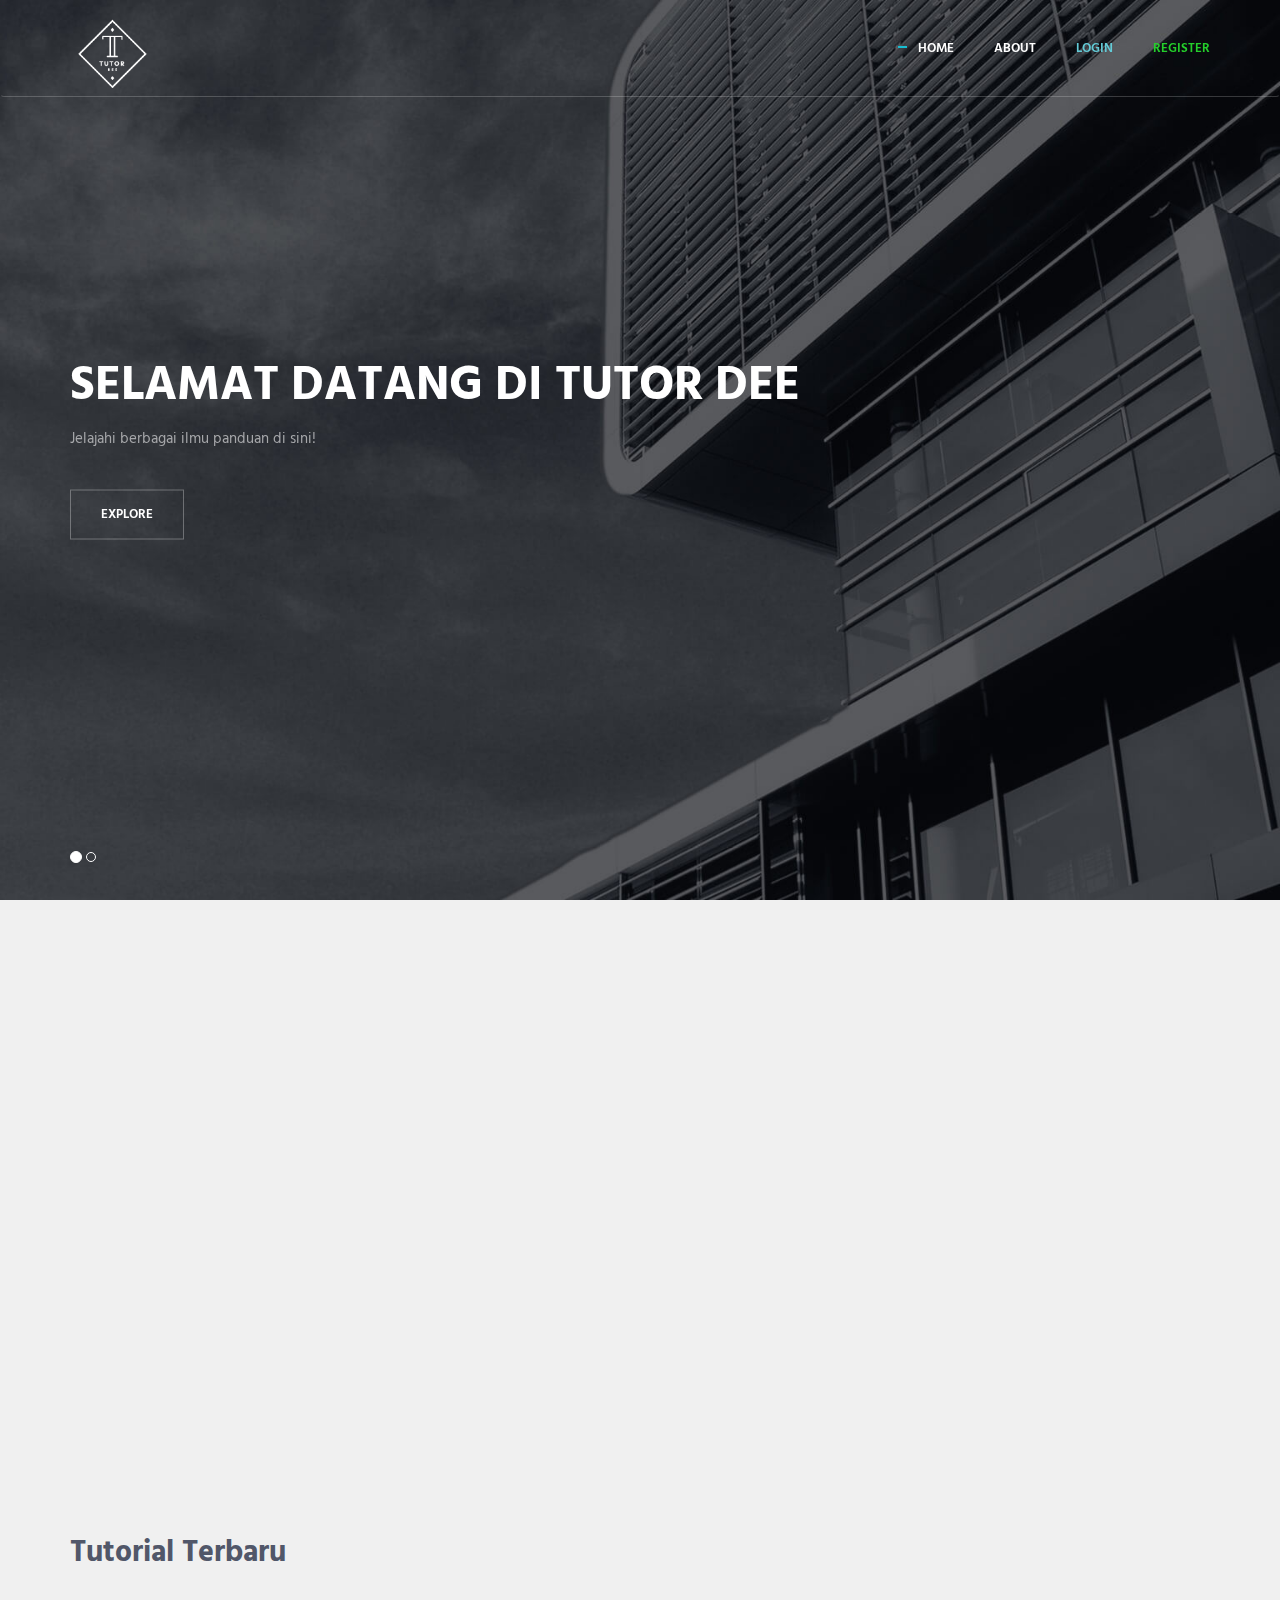
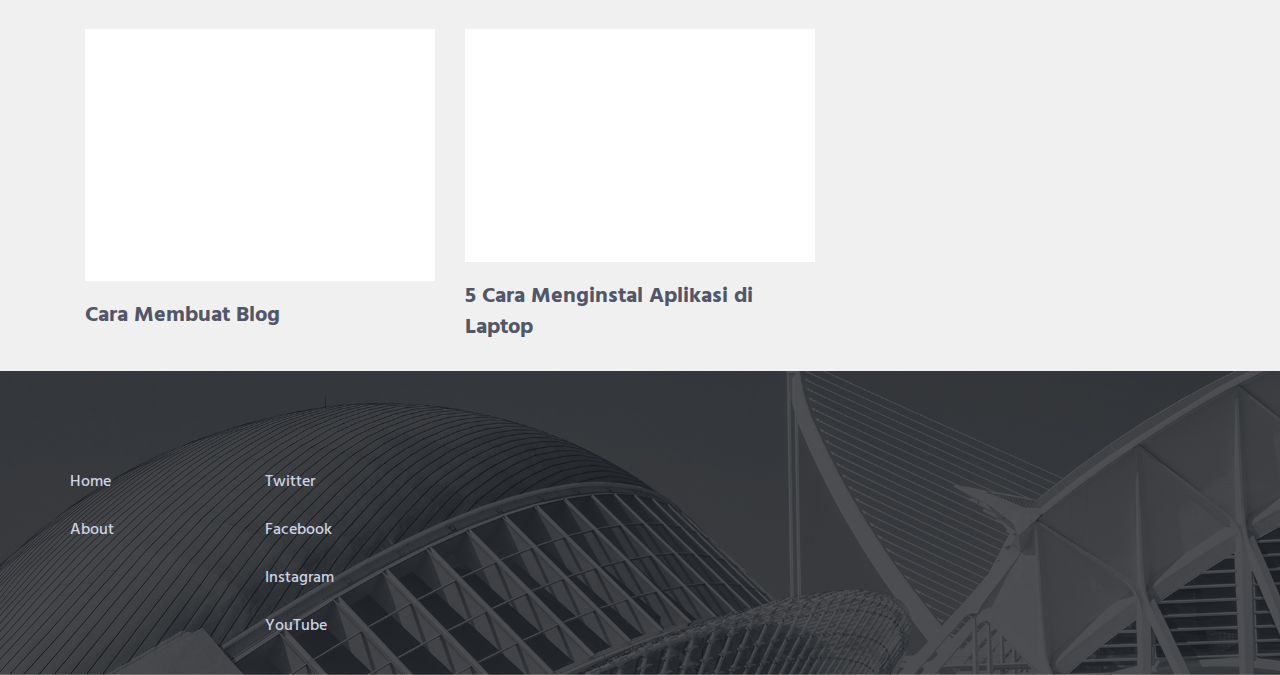
<file: index.html>
<!DOCTYPE html>
<html lang="en" class="no-js">
  <!-- BEGIN HEAD -->
  <head>
    <meta charset="utf-8" />
    <title>Tutor DEE</title>
    <meta http-equiv="X-UA-Compatible" content="IE=edge" />
    <meta content="width=device-width, initial-scale=1" name="viewport" />
    <meta content="" name="description" />
    <meta content="" name="author" />

    <!-- GLOBAL MANDATORY STYLES -->
    <link
      href="https://fonts.googleapis.com/css?family=Hind:300,400,500,600,700"
      rel="stylesheet"
      type="text/css"
    />
    <link
      href="vendor/simple-line-icons/simple-line-icons.min.css"
      rel="stylesheet"
      type="text/css"
    />
    <link
      href="vendor/bootstrap/css/bootstrap.css"
      rel="stylesheet"
      type="text/css"
    />

    <!-- PAGE LEVEL PLUGIN STYLES -->
    <link href="css/animate.css" rel="stylesheet" />
    <link
      href="vendor/swiper/css/swiper.min.css"
      rel="stylesheet"
      type="text/css"
    />

    <!-- THEME STYLES -->
    <link href="css/layout.min.css" rel="stylesheet" type="text/css" />

    <!-- Favicon -->
    <link rel="shortcut icon" href="favicon.ico" />
  </head>
  <!-- END HEAD -->

  <!-- BODY -->
  <body>
    <!--========== HEADER ==========-->
    <header class="header navbar-fixed-top">
      <nav class="navbar navbar-expand-lg" role="navigation">
        <div class="container">
          <div class="menu-container">
            <button
              type="button"
              class="navbar-toggle"
              data-toggle="collapse"
              data-target=".nav-collapse"
            >
              <span class="sr-only">Toggle navigation</span>
              <span class="toggle-icon"></span>
            </button>

            <!-- Logo -->
            <div class="logo">
              <a class="logo-wrap" href="index.html">
                <img
                  class="logo-img logo-img-main"
                  src="img/logo.png"
                  alt="Asentus Logo"
                />
                <img
                  class="logo-img logo-img-active"
                  src="img/logo-dark.png"
                  alt="Asentus Logo"
                />
              </a>
            </div>
            <!-- End Logo -->
          </div>

          <div class="collapse navbar-collapse nav-collapse">
            <ul class="navbar-nav navbar-nav-right">
              <li class="nav-item">
                <a
                  class="nav-item-child nav-item-hover active"
                  href="index.html"
                  >Home</a
                >
              </li>
              <li class="nav-item">
                <a class="nav-item-child nav-item-hover" href="about.html"
                  >About</a
                >
              </li>
              <li class="nav-item">
                <a class="nav-item-login nav-item-hover" href="login.html"
                  >Login</a
                >
              </li>
              <li class="nav-item">
                <a class="nav-item-signin nav-item-hover" href="register.html"
                  >Register</a
                >
              </li>
            </ul>
          </div>
        </div>
      </nav>
    </header>
    <!--========== END HEADER ==========-->

    <!--========== SLIDER ==========-->
    <div
      id="carousel-example-generic"
      class="carousel slide"
      data-ride="carousel"
    >
      <div class="container">
        <ol class="carousel-indicators">
          <li
            data-target="#carousel-example-generic"
            data-slide-to="0"
            class="active"
          ></li>
          <li data-target="#carousel-example-generic" data-slide-to="1"></li>
        </ol>
      </div>

      <div class="carousel-inner" role="listbox">
        <div class="item active">
          <img
            class="img-responsive"
            src="img/1920x1080/01.jpg"
            alt="Slider Image"
          />
          <div class="container">
            <div class="carousel-centered">
              <div class="margin-b-40">
                <h1 class="carousel-title">Selamat datang di Tutor DEE</h1>
                <p>Jelajahi berbagai ilmu panduan di sini!</p>
              </div>
              <a
                href="#"
                class="btn-theme btn-theme-sm btn-white-brd text-uppercase"
                >Explore</a
              >
            </div>
          </div>
        </div>
        <div class="item">
          <img
            class="img-responsive"
            src="img/1920x1080/02.jpg"
            alt="Slider Image"
          />
          <div class="container">
            <div class="carousel-centered">
              <div class="margin-b-40">
                <h2 class="carousel-title">Selamat datang di Tutor DEE</h2>
                <p>Ingin mempelajari sesuatu? <br />Cari di Tutor DEE aja!</p>
              </div>
              <a
                href="#"
                class="btn-theme btn-theme-sm btn-white-brd text-uppercase"
                >Explore</a
              >
            </div>
          </div>
        </div>
      </div>
    </div>
    <!--========== SLIDER ==========-->

    <!--========== PAGE LAYOUT ==========-->
    <div class="bg-color-sky-light" data-auto-height="true">
      <div class="content-lg container">
        <div class="row row-space-1 margin-b-2">
          <div class="col-sm-4 sm-margin-b-2">
            <div
              class="wow fadeInLeft"
              data-wow-duration=".3"
              data-wow-delay=".3s"
            >
              <div class="service" data-height="height">
                <div class="service-element">
                  <i class="service-icon icon-chemistry"></i>
                </div>
                <div class="service-info">
                  <h3>Banyak pilihannya</h3>
                  <p class="margin-b-5">Coba semuanya sesuka hatimu</p>
                </div>
              </div>
            </div>
          </div>
          <div class="col-sm-4 sm-margin-b-2">
            <div
              class="wow fadeInLeft"
              data-wow-duration=".3"
              data-wow-delay=".2s"
            >
              <div class="service" data-height="height">
                <div class="service-element">
                  <i class="service-icon icon-screen-tablet"></i>
                </div>
                <div class="service-info">
                  <h3>Desain Responsif</h3>
                  <p class="margin-b-5">HP atau web? Tampilannya tetap oke</p>
                </div>
              </div>
            </div>
          </div>
          <div class="col-sm-4">
            <div
              class="wow fadeInLeft"
              data-wow-duration=".3"
              data-wow-delay=".1s"
            >
              <div class="service" data-height="height">
                <div class="service-element">
                  <i class="service-icon icon-badge"></i>
                </div>
                <div class="service-info">
                  <h3>Banyak Fiturnya</h3>
                  <p class="margin-b-5">Jelajahi sesuka hatimu.</p>
                </div>
              </div>
            </div>
          </div>
        </div>

        <div class="row row-space-1">
          <div class="col-sm-4 sm-margin-b-2">
            <div
              class="wow fadeInLeft"
              data-wow-duration=".3"
              data-wow-delay=".4s"
            >
              <div class="service" data-height="height">
                <div class="service-element">
                  <i class="service-icon icon-notebook"></i>
                </div>
                <div class="service-info">
                  <h3>Dokumentasi Bermanfaat</h3>
                  <p class="margin-b-5">
                    Informasi terpercaya dalam genggamanmu.
                  </p>
                </div>
              </div>
            </div>
          </div>
          <div class="col-sm-4">
            <div
              class="wow fadeInLeft"
              data-wow-duration=".3"
              data-wow-delay=".6s"
            >
              <div class="service" data-height="height">
                <div class="service-element">
                  <i class="service-icon icon-badge"></i>
                </div>
                <div class="service-info">
                  <h3>Plugin Gratis</h3>
                  <p class="margin-b-5">
                    Kenapa harus bayar kalau ada yang gratis?
                  </p>
                </div>
              </div>
            </div>
          </div>
        </div>
      </div>
    </div>

    <!--========== PAGE LAYOUT ==========-->
    <div class="bg-color-sky-light">
      <div class="content-nxt container">
        <div class="row margin-b-40">
          <div class="col-sm-6">
            <h2>Tutorial Terbaru</h2>
          </div>
        </div>

      <!-- Tutorial -->
      <div class="col-sm-4 sm-margin-b-50">
        <a href="https://www.dewaweb.com/blog/cara-membuat-blog/">
        <div class="bg-color-white margin-b-20">
          <div class="wow zoomIn card h-100" data-wow-duration=".3" data-wow-delay=".1s">
            <img
              class="img-responsive card-img-top"
              src="img\970x647\cara-membuat-blog.jpg"
              alt="cara-membuat-blog"
            />
          </div>
        </div>
        <h4>
          <a href="https://www.dewaweb.com/blog/cara-membuat-blog/">Cara Membuat Blog</a>
        </h4>
        </a>
      </div>
      <!-- Akhir Tutorial -->

            <!-- Tutorial -->
            <div class="col-sm-4 sm-margin-b-50">
              <a href="https://www.dewaweb.com/blog/cara-menginstal-aplikasi-di-laptop/">
              <div class="bg-color-white margin-b-20">
                <div class="wow zoomIn card h-100" data-wow-duration=".3" data-wow-delay=".1s">
                  <img
                    class="img-responsive card-img-top"
                    src="img\970x647\install-aplikasi-laptop.jpg"
                    alt="install-aplikasi-laptop"
                  />
                </div>
              </div>
              <h4>
                <a href="https://www.dewaweb.com/blog/cara-menginstal-aplikasi-di-laptop/">5 Cara Menginstal Aplikasi di Laptop</a>
              </h4>
              </a>
            </div>
            <!-- Akhir Tutorial -->

    </div>

    <!--========== AKHIR PAGE LAYOUT ==========-->

    <!--========== FOOTER ==========-->
    <footer class="footer">
      <!-- Link -->
      <div class="footer-seperator">
        <div class="content-lg container">
          <div class="row">
            <div class="col-sm-2 sm-margin-b-50">
              <!-- List -->
              <ul class="list-unstyled footer-list">
                <li class="footer-list-item">
                  <a class="footer-list-link" href="index.html">Home</a>
                </li>
                <li class="footer-list-item">
                  <a class="footer-list-link" href="about">About</a>
                </li>
              </ul>
            </div>
            <div class="col-sm-4 sm-margin-b-30">
              <!-- List -->
              <ul class="list-unstyled footer-list">
                <li class="footer-list-item">
                  <a class="footer-list-link" href="https://twitter.com"
                    >Twitter</a
                  >
                </li>
                <li class="footer-list-item">
                  <a class="footer-list-link" href="https://facebook.com"
                    >Facebook</a
                  >
                </li>
                <li class="footer-list-item">
                  <a class="footer-list-link" href="https://instagram.com"
                    >Instagram</a
                  >
                </li>
                <li class="footer-list-item">
                  <a class="footer-list-link" href="https://youtube.com"
                    >YouTube</a
                  >
                </li>
              </ul>
            </div>
          </div>
        </div>
      </div>
    </footer>
    <!--========== AKHIR FOOTER ==========-->

    <!-- Back To Top -->
    <a href="javascript:void(0);" class="js-back-to-top back-to-top">Top</a>

    <!-- JAVASCRIPTS(Load javascripts at bottom, this will reduce page load time) -->
    <!-- CORE PLUGINS -->
    <script src="jquery/jquery.min.js" type="text/javascript"></script>
    <script src="jquery/jquery-migrate.min.js" type="text/javascript"></script>
    <script src="bootstrap/js/bootstrap.min.js" type="text/javascript"></script>

    <!-- PAGE LEVEL PLUGINS -->
    <script src="jquery/jquery.easing.js" type="text/javascript"></script>
    <script src="jquery/jquery.back-to-top.js" type="text/javascript"></script>
    <script
      src="jquery/jquery.smooth-scroll.js"
      type="text/javascript"
    ></script>
    <script src="jquery/jquery.wow.min.js" type="text/javascript"></script>
    <script src="jquery/jquery.parallax.min.js" type="text/javascript"></script>
    <script
      src="swiper/js/swiper.jquery.min.js"
      type="text/javascript"
    ></script>

    <!-- PAGE LEVEL SCRIPTS -->
    <script src="js/layout.min.js" type="text/javascript"></script>
    <script src="js/components/wow.min.js" type="text/javascript"></script>
    <script src="js/components/swiper.min.js" type="text/javascript"></script>
    <!-- AKHIR BODY -->
  </body>
</html>
</file>
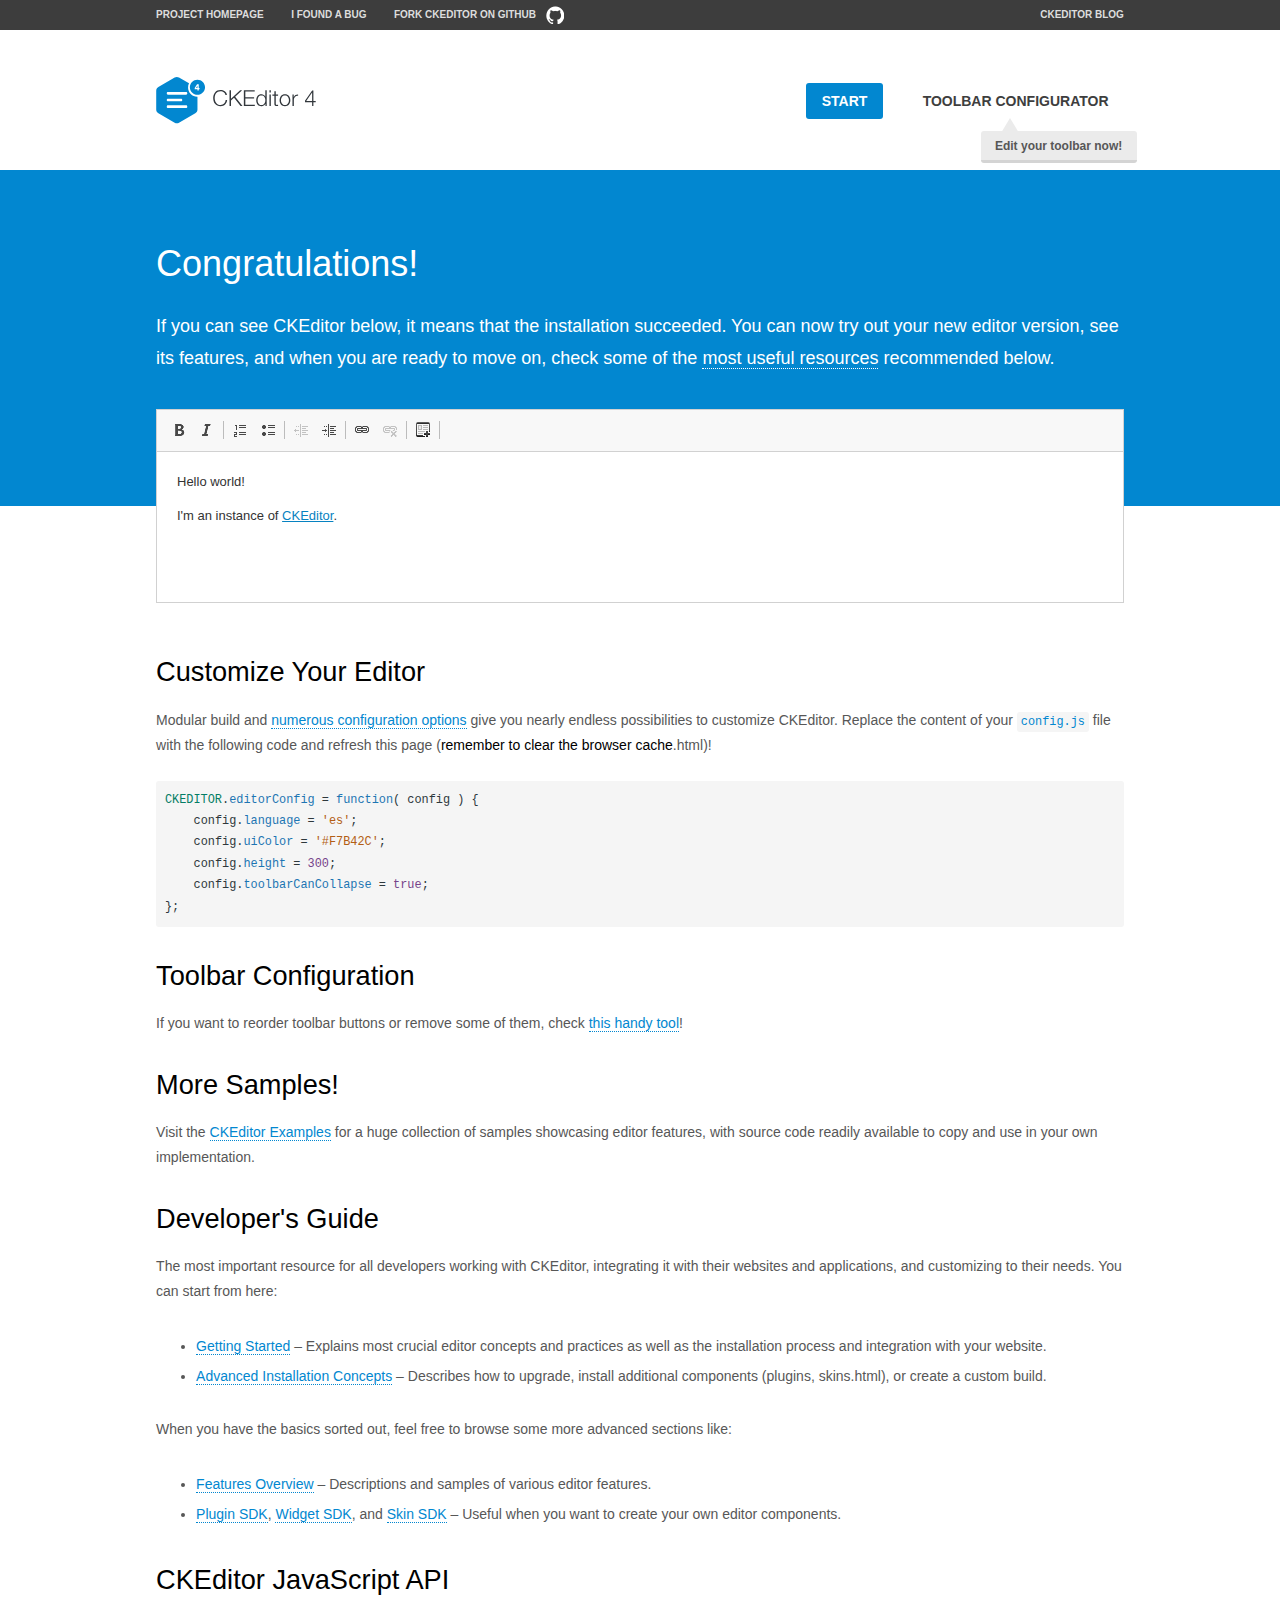
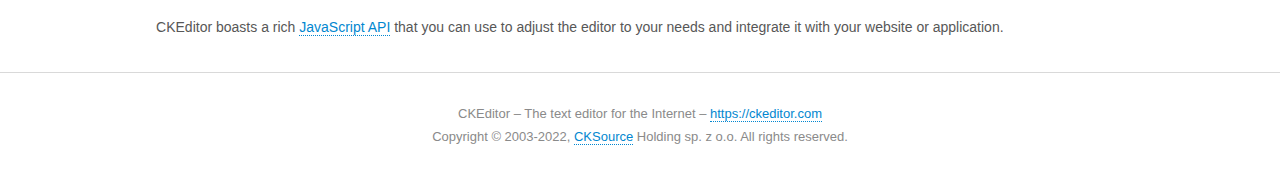
<file: ckeditor/samples/index.html>
<!DOCTYPE html>
<!--
Copyright (c) 2003-2022, CKSource Holding sp. z o.o. All rights reserved.
For licensing, see LICENSE.md or https://ckeditor.com/legal/ckeditor-oss-license
-->
<html lang="en">
<head>
	<meta charset="utf-8">
	<title>CKEditor Sample</title>
	<script src="../ckeditor.js"></script>
	<script src="js/sample.js"></script>
	<link rel="stylesheet" href="css/samples.css">
	<link rel="stylesheet" href="toolbarconfigurator/lib/codemirror/neo.css">
	<meta name="viewport" content="width=device-width,initial-scale=1">
	<meta name="description" content="Try the latest sample of CKEditor 4 and learn more about customizing your WYSIWYG editor with endless possibilities.">
</head>
<body id="main">

<nav class="navigation-a">
	<div class="grid-container">
		<ul class="navigation-a-left grid-width-70">
			<li><a href="https://ckeditor.com/ckeditor-4/">Project Homepage</a></li>
			<li><a href="https://github.com/ckeditor/ckeditor4/issues">I found a bug</a></li>
			<li><a href="https://github.com/ckeditor/ckeditor4" class="icon-pos-right icon-navigation-a-github">Fork CKEditor on GitHub</a></li>
		</ul>
		<ul class="navigation-a-right grid-width-30">
			<li><a href="https://ckeditor.com/blog/">CKEditor Blog</a></li>
		</ul>
	</div>
</nav>

<header class="header-a">
	<div class="grid-container">
		<h1 class="header-a-logo grid-width-30">
			<a href="index.html"><img src="img/logo.svg" onerror="this.src='img/logo.png'; this.onerror=null;" alt="CKEditor Sample"></a>
		</h1>

		<nav class="navigation-b grid-width-70">
			<ul>
				<li><a href="index.html" class="button-a button-a-background">Start</a></li>
				<li><a href="toolbarconfigurator/index.html" class="button-a">Toolbar configurator <span class="balloon-a balloon-a-nw">Edit your toolbar now!</span></a></li>
			</ul>
		</nav>
	</div>
</header>

<main>
	<div class="adjoined-top">
		<div class="grid-container">
			<div class="content grid-width-100">
				<h1>Congratulations!</h1>
				<p>
					If you can see CKEditor below, it means that the installation succeeded.
					You can now try out your new editor version, see its features, and when you are ready to move on, check some of the <a href="#sample-customize">most useful resources</a> recommended below.
				</p>
			</div>
		</div>
	</div>
	<div class="adjoined-bottom">
		<div class="grid-container">
			<div class="grid-width-100">
				<div id="editor">
					<h1>Hello world!</h1>
					<p>I'm an instance of <a href="https://ckeditor.com">CKEditor</a>.</p>
				</div>
			</div>
		</div>
	</div>

	<div class="grid-container">
		<div class="content grid-width-100">
			<section id="sample-customize">
				<h2>Customize Your Editor</h2>
				<p>Modular build and <a href="https://ckeditor.com/docs/ckeditor4/latest/guide/dev_configuration.html">numerous configuration options</a> give you nearly endless possibilities to customize CKEditor. Replace the content of your <code><a href="../config.js">config.js</a></code> file with the following code and refresh this page (<strong>remember to clear the browser cache</strong>.html)!</p>
		<pre class="cm-s-neo CodeMirror"><code><span style="padding-right: 0.1px;"><span class="cm-variable">CKEDITOR</span>.<span class="cm-property">editorConfig</span> <span class="cm-operator">=</span> <span class="cm-keyword">function</span>( <span class="cm-def">config</span> ) {</span>
<span style="padding-right: 0.1px;"><span class="cm-tab">	</span><span class="cm-variable-2">config</span>.<span class="cm-property">language</span> <span class="cm-operator">=</span> <span class="cm-string">'es'</span>;</span>
<span style="padding-right: 0.1px;"><span class="cm-tab">	</span><span class="cm-variable-2">config</span>.<span class="cm-property">uiColor</span> <span class="cm-operator">=</span> <span class="cm-string">'#F7B42C'</span>;</span>
<span style="padding-right: 0.1px;"><span class="cm-tab">	</span><span class="cm-variable-2">config</span>.<span class="cm-property">height</span> <span class="cm-operator">=</span> <span class="cm-number">300</span>;</span>
<span style="padding-right: 0.1px;"><span class="cm-tab">	</span><span class="cm-variable-2">config</span>.<span class="cm-property">toolbarCanCollapse</span> <span class="cm-operator">=</span> <span class="cm-atom">true</span>;</span>
<span style="padding-right: 0.1px;">};</span></code></pre>
			</section>

			<section>
				<h2>Toolbar Configuration</h2>
				<p>If you want to reorder toolbar buttons or remove some of them, check <a href="toolbarconfigurator/index.html">this handy tool</a>!</p>
			</section>

			<section>
				<h2>More Samples!</h2>
				<p>Visit the <a href="https://ckeditor.com/docs/ckeditor4/latest/examples/index.html">CKEditor Examples</a> for a huge collection of samples showcasing editor features, with source code readily available to copy and use in your own implementation.</p>
			</section>

			<section>
				<h2>Developer's Guide</h2>
				<p>The most important resource for all developers working with CKEditor, integrating it with their websites and applications, and customizing to their needs. You can start from here:</p>
				<ul>
					<li><a href="https://ckeditor.com/docs/ckeditor4/latest/guide/dev_installation.html">Getting Started</a> &ndash; Explains most crucial editor concepts and practices as well as the installation process and integration with your website.</li>
					<li><a href="https://ckeditor.com/docs/ckeditor4/latest/guide/dev_advanced_installation.html">Advanced Installation Concepts</a> &ndash; Describes how to upgrade, install additional components (plugins, skins.html), or create a custom build.</li>
				</ul>
					<p>When you have the basics sorted out, feel free to browse some more advanced sections like:</p>
				<ul>
					<li><a href="https://ckeditor.com/docs/ckeditor4/latest/features/index.html">Features Overview</a> &ndash; Descriptions and samples of various editor features.</li>
					<li><a href="https://ckeditor.com/docs/ckeditor4/latest/guide/plugin_sdk_intro.html">Plugin SDK</a>, <a href="https://ckeditor.com/docs/ckeditor4/latest/guide/widget_sdk_intro.html">Widget SDK</a>, and <a href="https://ckeditor.com/docs/ckeditor4/latest/guide/skin_sdk_intro.html">Skin SDK</a> &ndash; Useful when you want to create your own editor components.</li>
				</ul>
			</section>

			<section>
				<h2>CKEditor JavaScript API</h2>
				<p>CKEditor boasts a rich <a href="https://ckeditor.com/docs/ckeditor4/latest/api/index.html">JavaScript API</a> that you can use to adjust the editor to your needs and integrate it with your website or application.</p>
			</section>
		</div>
	</div>
</main>

<footer class="footer-a grid-container">
	<div class="grid-container">
		<p class="grid-width-100">
			CKEditor &ndash; The text editor for the Internet &ndash; <a class="samples" href="https://ckeditor.com/">https://ckeditor.com</a>
		</p>
		<p class="grid-width-100" id="copy">
			Copyright &copy; 2003-2022, <a class="samples" href="https://cksource.com/">CKSource</a> Holding sp. z o.o. All rights reserved.
		</p>
	</div>
</footer>
<script>
	initSample();
</script>

</body>
</html>
</file>
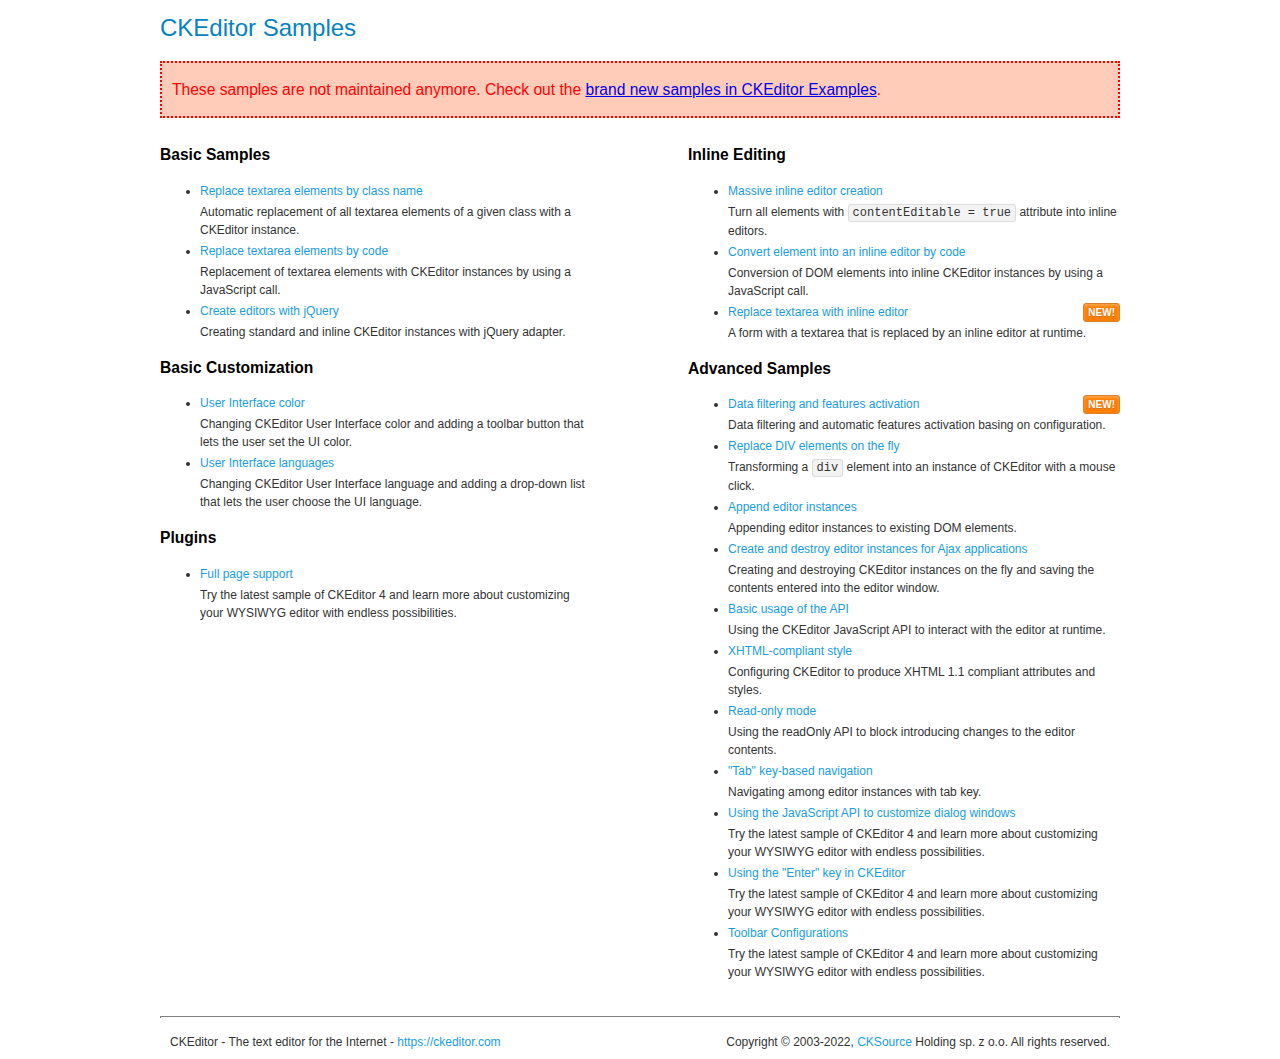
<file: ckeditor/samples/old/index.html>
<!DOCTYPE html>
<!--
Copyright (c) 2003-2022, CKSource Holding sp. z o.o. All rights reserved.
For licensing, see LICENSE.md or https://ckeditor.com/legal/ckeditor-oss-license
-->
<html lang="en">
<head>
	<meta charset="utf-8">
	<title>CKEditor Samples</title>
	<link rel="stylesheet" href="sample.css">
	<meta name="description" content="Try the latest sample of CKEditor 4 and learn more about customizing your WYSIWYG editor with endless possibilities.">
</head>
<body>
	<h1 class="samples">
		CKEditor Samples
	</h1>
	<div class="warning deprecated">
		These samples are not maintained anymore. Check out the <a href="https://ckeditor.com/docs/ckeditor4/latest/examples/index.html">brand new samples in CKEditor Examples</a>.
	</div>
	<div class="twoColumns">
		<div class="twoColumnsLeft">
			<h2 class="samples">
				Basic Samples
			</h2>
			<dl class="samples">
				<dt><a class="samples" href="replacebyclass.html">Replace textarea elements by class name</a></dt>
				<dd>Automatic replacement of all textarea elements of a given class with a CKEditor instance.</dd>

				<dt><a class="samples" href="replacebycode.html">Replace textarea elements by code</a></dt>
				<dd>Replacement of textarea elements with CKEditor instances by using a JavaScript call.</dd>

				<dt><a class="samples" href="jquery.html">Create editors with jQuery</a></dt>
				<dd>Creating standard and inline CKEditor instances with jQuery adapter.</dd>
			</dl>

			<h2 class="samples">
				Basic Customization
			</h2>
			<dl class="samples">
				<dt><a class="samples" href="uicolor.html">User Interface color</a></dt>
				<dd>Changing CKEditor User Interface color and adding a toolbar button that lets the user set the UI color.</dd>

				<dt><a class="samples" href="uilanguages.html">User Interface languages</a></dt>
				<dd>Changing CKEditor User Interface language and adding a drop-down list that lets the user choose the UI language.</dd>
			</dl>


			<h2 class="samples">Plugins</h2>
<dl class="samples">
<dt><a class="samples" href="wysiwygarea/fullpage.html">Full page support</a></dt>
<dd>Try the latest sample of CKEditor 4 and learn more about customizing your WYSIWYG editor with endless possibilities.</dd>
</dl>
		</div>
		<div class="twoColumnsRight">
			<h2 class="samples">
				Inline Editing
			</h2>
			<dl class="samples">
				<dt><a class="samples" href="inlineall.html">Massive inline editor creation</a></dt>
				<dd>Turn all elements with <code>contentEditable = true</code> attribute into inline editors.</dd>

				<dt><a class="samples" href="inlinebycode.html">Convert element into an inline editor by code</a></dt>
				<dd>Conversion of DOM elements into inline CKEditor instances by using a JavaScript call.</dd>

				<dt><a class="samples" href="inlinetextarea.html">Replace textarea with inline editor</a> <span class="new">New!</span></dt>
				<dd>A form with a textarea that is replaced by an inline editor at runtime.</dd>

				
			</dl>

			<h2 class="samples">
				Advanced Samples
			</h2>
			<dl class="samples">
				<dt><a class="samples" href="datafiltering.html">Data filtering and features activation</a> <span class="new">New!</span></dt>
				<dd>Data filtering and automatic features activation basing on configuration.</dd>

				<dt><a class="samples" href="divreplace.html">Replace DIV elements on the fly</a></dt>
				<dd>Transforming a <code>div</code> element into an instance of CKEditor with a mouse click.</dd>

				<dt><a class="samples" href="appendto.html">Append editor instances</a></dt>
				<dd>Appending editor instances to existing DOM elements.</dd>

				<dt><a class="samples" href="ajax.html">Create and destroy editor instances for Ajax applications</a></dt>
				<dd>Creating and destroying CKEditor instances on the fly and saving the contents entered into the editor window.</dd>

				<dt><a class="samples" href="api.html">Basic usage of the API</a></dt>
				<dd>Using the CKEditor JavaScript API to interact with the editor at runtime.</dd>

				<dt><a class="samples" href="xhtmlstyle.html">XHTML-compliant style</a></dt>
				<dd>Configuring CKEditor to produce XHTML 1.1 compliant attributes and styles.</dd>

				<dt><a class="samples" href="readonly.html">Read-only mode</a></dt>
				<dd>Using the readOnly API to block introducing changes to the editor contents.</dd>

				<dt><a class="samples" href="tabindex.html">"Tab" key-based navigation</a></dt>
				<dd>Navigating among editor instances with tab key.</dd>


				
<dt><a class="samples" href="dialog/dialog.html">Using the JavaScript API to customize dialog windows</a></dt>
<dd>Try the latest sample of CKEditor 4 and learn more about customizing your WYSIWYG editor with endless possibilities.</dd>

<dt><a class="samples" href="enterkey/enterkey.html">Using the &quot;Enter&quot; key in CKEditor</a></dt>
<dd>Try the latest sample of CKEditor 4 and learn more about customizing your WYSIWYG editor with endless possibilities.</dd>

<dt><a class="samples" href="toolbar/toolbar.html">Toolbar Configurations</a></dt>
<dd>Try the latest sample of CKEditor 4 and learn more about customizing your WYSIWYG editor with endless possibilities.</dd>

			</dl>
		</div>
	</div>
	<div id="footer">
		<hr>
		<p>
			CKEditor - The text editor for the Internet - <a class="samples" href="https://ckeditor.com/">https://ckeditor.com</a>
		</p>
		<p id="copy">
			Copyright &copy; 2003-2022, <a class="samples" href="https://cksource.com/">CKSource</a> Holding sp. z o.o. All rights reserved.
		</p>
	</div>
</body>
</html>
</file>
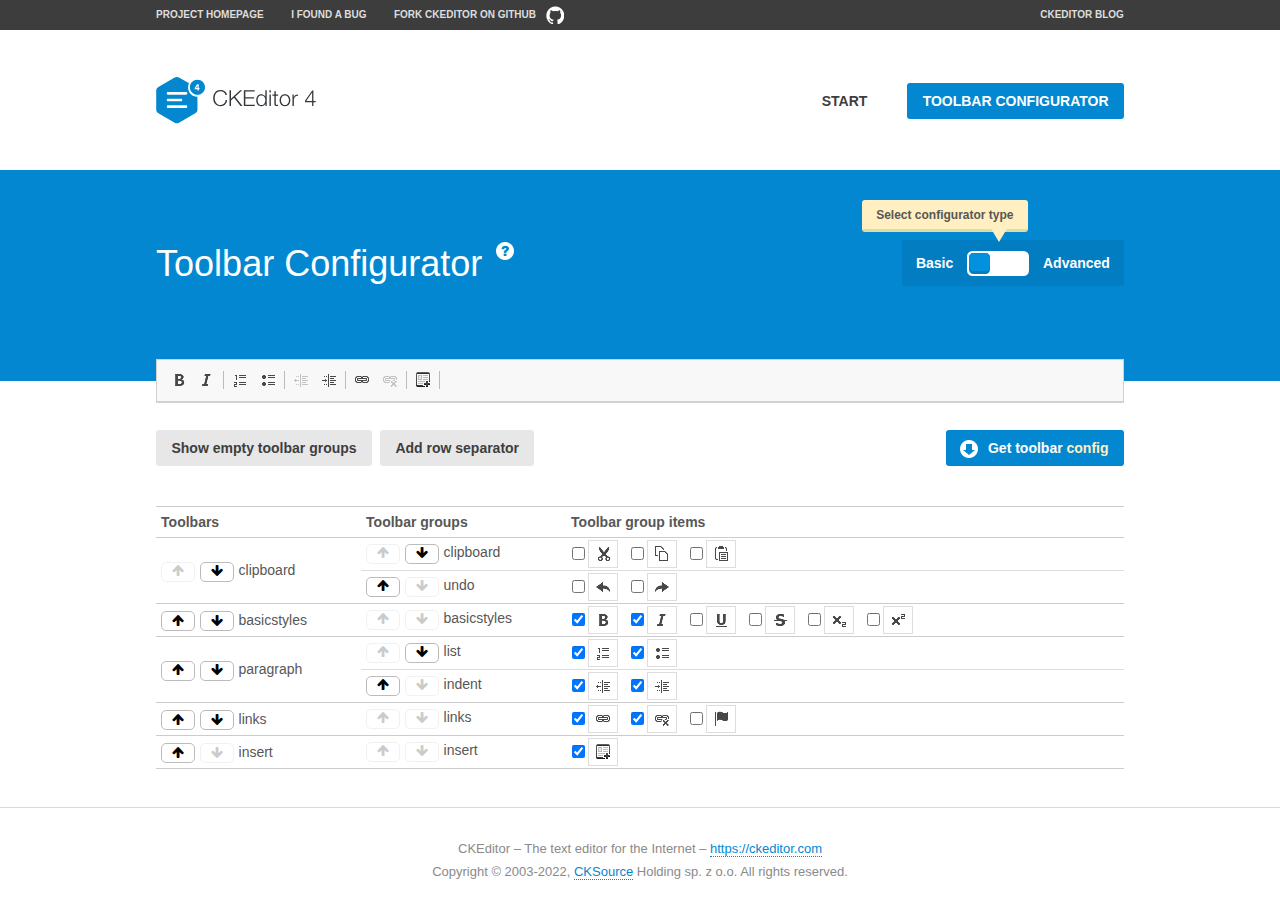
<file: ckeditor/samples/toolbarconfigurator/index.html>
<!DOCTYPE html>
<!--
Copyright (c) 2003-2022, CKSource Holding sp. z o.o. All rights reserved.
For licensing, see LICENSE.md or https://ckeditor.com/legal/ckeditor-oss-license
-->
<!--[if IE 8]><html class="ie8"><![endif]-->
<!--[if gt IE 8]><html><![endif]-->
<!--[if !IE]><!--><html lang="en"><!--<![endif]-->
<head>
	<meta charset="utf-8">
	<title>Toolbar Configurator</title>
	<script src="../../ckeditor.js"></script>
	<script>
		if ( CKEDITOR.env.ie && CKEDITOR.env.version < 9 )
			CKEDITOR.tools.enableHtml5Elements( document );
	</script>
	<link rel="stylesheet" href="lib/codemirror/codemirror.css">
	<link rel="stylesheet" href="lib/codemirror/show-hint.css">
	<link rel="stylesheet" href="lib/codemirror/neo.css">
	<link rel="stylesheet" href="css/fontello.css">
	<link rel="stylesheet" href="../css/samples.css">
	<meta name="description" content="Try the latest sample of CKEditor 4 and learn more about customizing your WYSIWYG editor with endless possibilities.">
</head>
<body id="toolbar">

<nav class="navigation-a">
	<div class="grid-container">
		<ul class="navigation-a-left grid-width-70">
			<li><a href="https://ckeditor.com/ckeditor-4/">Project Homepage</a></li>
			<li><a href="https://github.com/ckeditor/ckeditor4/issues">I found a bug</a></li>
			<li><a href="https://github.com/ckeditor/ckeditor4" class="icon-pos-right icon-navigation-a-github">Fork CKEditor on GitHub</a></li>
		</ul>
		<ul class="navigation-a-right grid-width-30">
			<li><a href="https://ckeditor.com/blog/">CKEditor Blog</a></li>
		</ul>
	</div>
</nav>

<header class="header-a">
	<div class="grid-container">
		<h1 class="header-a-logo grid-width-30">
			<a href="../index.html"><img src="../img/logo.svg" onerror="this.src='../img/logo.png'; this.onerror=null;" alt="CKEditor Logo"></a>
		</h1>
		<nav class="navigation-b grid-width-70">
			<ul>
				<li><a href="../index.html"  class="button-a">Start</a></li>
				<li><a href="index.html"  class="button-a button-a-background">Toolbar configurator</a></li>
			</ul>
		</nav>
	</div>
</header>

<main>
	<div class="adjoined-top">
		<div class="grid-container">
			<div class="content grid-width-100">
				<div class="grid-container-nested">
					<h1 class="grid-width-60">
						Toolbar Configurator
						<a href="#help-content" type="button" title="Configurator help" id="help" class="button-a button-a-background button-a-no-text icon-pos-left icon-question-mark">Help</a>
					</h1>

					<div class="grid-width-40 grid-switch-magic">
						<div class="switch">
							<span class="balloon-a balloon-a-se">Select configurator type</span>
							<input type="radio" name="radio" data-num="1" id="radio-basic" />
							<input type="radio" name="radio" data-num="2" id="radio-advanced" />
							<label data-for="1" for="radio-basic">Basic</label>
							<span class="switch-inner">
								<span class="handler"></span>
							</span>
							<label data-for="2" for="radio-advanced">Advanced</label>
						</div>
					</div>
				</div>
			</div>
		</div>
	</div>
	<div class="adjoined-bottom">
		<div class="grid-container">
			<div class="grid-width-100">
				<div class="editors-container">
					<div id="editor-basic"></div>
					<div id="editor-advanced"></div>
				</div>
			</div>
		</div>
	</div>

	<div class="grid-container configurator">
		<div class="content grid-width-100">
			<div class="configurator">
				<div>
					<div id="toolbarModifierWrapper"></div>
				</div>
			</div>
		</div>
	</div>

	<div id="help-content">
		<div class="grid-container">
			<div class="grid-width-100">
				<h2>What Am I Doing Here?</h2>

				<div class="grid-container grid-container-nested">
					<div class="basic">
						<div class="grid-width-50">
							<p>Arrange <a href="https://ckeditor.com/docs/ckeditor4/latest/api/CKEDITOR_config.html#cfg-toolbarGroups">toolbar groups</a>, toggle <a href="https://ckeditor.com/docs/ckeditor4/latest/api/CKEDITOR_config.html#cfg-removeButtons">button visibility</a> according to your needs and get your toolbar configuration.</p>
							<p>You can replace the content of the <a href="../../config.js"><code>config.js</code></a> file with the generated configuration. If you already set some configuration options you will need to merge both configurations.</p>
						</div>
						<div class="grid-width-50">
							<p>Read more about different ways of <a href="https://ckeditor.com/docs/ckeditor4/latest/guide/dev_configuration.html">setting configuration</a> and do not forget about <strong>clearing browser cache</strong>.</p>
							<p>Arranging toolbar groups is the recommended way of configuring the toolbar, but if you need more freedom you can use the <a href="#advanced">advanced configurator</a>.</p>
						</div>
					</div>
					<div class="advanced" style="display: none;">
						<div class="grid-width-50">
							<p>With this code editor you can edit your <a href="https://ckeditor.com/docs/ckeditor4/latest/api/CKEDITOR_config.html#cfg-toolbar">toolbar configuration</a> live.</p>
							<p>You can replace the content of the <a href="../../config.js"><code>config.js</code></a> file with the generated configuration. If you already set some configuration options you will need to merge both configurations.</p>
						</div>
						<div class="grid-width-50">
							<p>Read more about different ways of <a href="https://ckeditor.com/docs/ckeditor4/latest/guide/dev_configuration.html">setting configuration</a> and do not forget about <strong>clearing browser cache</strong>.</p>
						</div>
					</div>
				</div>

				<p class="grid-container grid-container-nested">
					<button type="button" class="help-content-close grid-width-100 button-a button-a-background">Got it. Let's play!</button>
				</p>
			</div>
		</div>
	</div>
</main>

<footer class="footer-a grid-container">
	<p class="grid-width-100">
		CKEditor &ndash; The text editor for the Internet &ndash; <a class="samples" href="https://ckeditor.com/">https://ckeditor.com</a>
	</p>
	<p class="grid-width-100" id="copy">
		Copyright &copy; 2003-2022, <a class="samples" href="https://cksource.com/">CKSource</a> Holding sp. z o.o. All rights reserved.
	</p>
</footer>

<script src="lib/codemirror/codemirror.js"></script>
<script src="lib/codemirror/javascript.js"></script>
<script src="lib/codemirror/show-hint.js"></script>

<script src="js/fulltoolbareditor.js"></script>
<script src="js/abstracttoolbarmodifier.js"></script>
<script src="js/toolbarmodifier.js"></script>
<script src="js/toolbartextmodifier.js"></script>
<script src="../js/sf.js"></script>

<script>
	( function() {
		'use strict';

		var mode = ( window.location.hash.substr( 1 ) === 'advanced' ) ? 'advanced' : 'basic',
			configuratorSection = CKEDITOR.document.findOne( 'main > .grid-container.configurator' ),
			basicInstruction = CKEDITOR.document.findOne( '#help-content .basic' ),
			advancedInstruction = CKEDITOR.document.findOne( '#help-content .advanced' ),

			// Configurator mode switcher.
			modeSwitchBasic = CKEDITOR.document.getById( 'radio-basic' ),
			modeSwitchAdvanced = CKEDITOR.document.getById( 'radio-advanced' );

		// Initial setup
		function updateSwitcher() {
			if ( mode === 'advanced' ) {
				modeSwitchAdvanced.$.checked = true;
			} else {
				modeSwitchBasic.$.checked = true;
			}
		}

		updateSwitcher();

		CKEDITOR.document.getWindow().on( 'hashchange', function( e ) {
			var hash = window.location.hash.substr( 1 );
			if ( !( hash === 'advanced' || hash === 'basic' ) ) {
				return;
			}
			mode = hash;
			onToolbarsDone( mode );
		} );

		CKEDITOR.document.getWindow().on( 'resize', function() {
			updateToolbar( ( mode === 'basic' ? toolbarModifier : toolbarTextModifier )[ 'editorInstance' ] );
		} );

		function onRefresh( modifier ) {
			modifier = modifier || this;

			if ( mode === 'basic' && modifier instanceof ToolbarConfigurator.ToolbarTextModifier ) {
				return;
			}

			// CodeMirror container becomes visible, so we need to refresh and to avoid rendering problems.
			if ( mode === 'advanced' && modifier instanceof ToolbarConfigurator.ToolbarTextModifier ) {
				modifier.codeContainer.refresh();
			}

			updateToolbar( modifier.editorInstance );
		}

		function updateToolbar( editor ) {
			var editorContainer = editor.container;

			// Not always editor is loaded.
			if ( !editorContainer ) {
				return;
			}

			var displayStyle = editorContainer.getStyle( 'display' );

			editorContainer.setStyle( 'display', 'block' );

			var newHeight = editorContainer.getSize( 'height' );

			var newMarginTop = parseInt( editorContainer.getComputedStyle( 'margin-top' ), 10 );
			newMarginTop = ( isNaN( newMarginTop ) ? 0 : Number( newMarginTop ) );

			var newMarginBottom = parseInt( editorContainer.getComputedStyle( 'margin-bottom' ), 10 );
			newMarginBottom = ( isNaN( newMarginBottom ) ? 0 : Number( newMarginBottom ) );

			var result = newHeight + newMarginTop + newMarginBottom;

			editorContainer.setStyle( 'display', displayStyle );

			editor.container.getAscendant( 'div' ).setStyle( 'height', result + 'px' );
		}

		var toolbarModifier = new ToolbarConfigurator.ToolbarModifier( 'editor-basic' );

		var done = 0;
		toolbarModifier.init( onToolbarInit );
		toolbarModifier.onRefresh = onRefresh;

		CKEDITOR.document.getById( 'toolbarModifierWrapper' ).append( toolbarModifier.mainContainer );

		var toolbarTextModifier = new ToolbarConfigurator.ToolbarTextModifier( 'editor-advanced' );
		toolbarTextModifier.init( onToolbarInit );
		toolbarTextModifier.onRefresh = onRefresh;

		function onToolbarInit() {
			if ( ++done === 2 ) {
				onToolbarsDone();

				positionSticky.watch( CKEDITOR.document.findOne( '.toolbar' ), function() {
					return mode === 'advanced';
				} );
			}
		}

		function onToolbarsDone() {
			if ( mode === 'basic' ) {
				toggleModeBasic( false );
			} else {
				toggleModeAdvanced( false );
			}

			updateSwitcher();

			setTimeout( function() {
				CKEDITOR.document.findOne( '.editors-container' ).addClass( 'active' );
				CKEDITOR.document.findOne( '#toolbarModifierWrapper' ).addClass( 'active' );
			}, 200 );
		}

		CKEDITOR.document.getById( 'toolbarModifierWrapper' ).append( toolbarTextModifier.mainContainer );

		function toogleModeSwitch( onElement, offElement, onModifier, offModifier ) {
			onElement.addClass( 'fancy-button-active' );
			offElement.removeClass( 'fancy-button-active' );

			onModifier.showUI();
			offModifier.hideUI();
		}

		function toggleModeBasic( callOnRefresh ) {
			callOnRefresh = ( callOnRefresh !== false );
			mode = 'basic';
			window.location.hash = '#basic';
			toogleModeSwitch( modeSwitchBasic, modeSwitchAdvanced, toolbarModifier, toolbarTextModifier );

			configuratorSection.removeClass( 'freed-width' );
			basicInstruction.show();
			advancedInstruction.hide();

			callOnRefresh && onRefresh( toolbarModifier );
		}

		function toggleModeAdvanced( callOnRefresh ) {
			callOnRefresh = ( callOnRefresh !== false );
			mode = 'advanced';
			window.location.hash = '#advanced';
			toogleModeSwitch( modeSwitchAdvanced, modeSwitchBasic, toolbarTextModifier, toolbarModifier );

			configuratorSection.addClass( 'freed-width' );
			advancedInstruction.show();
			basicInstruction.hide();

			callOnRefresh && onRefresh( toolbarTextModifier );
		}

		modeSwitchBasic.on( 'click', toggleModeBasic );
		modeSwitchAdvanced.on( 'click', toggleModeAdvanced );

		//
		// Position:sticky for the toolbar.
		//

		// Will make elements behave like they were styled with position:sticky.
		var positionSticky = {
			// Store object: {
			// 		element: CKEDITOR.dom.element, // Element which will float.
			// 		placeholder: CKEDITOR.dom.element, // Placeholder which is place to prevent page bounce.
			// 		isFixed: boolean // Whether element float now.
			// }
			watched: [],

			active: [],

			staticContainer: null,

			init: function() {
				var element = CKEDITOR.dom.element.createFromHtml(
					'<div class="staticContainer">' +
						'<div class="grid-container" >' +
							'<div class="grid-width-100">' +
								'<div class="inner"></div>' +
							'</div>' +
						'</div>' +
					'</div>' );

				this.staticContainer = element.findOne( '.inner' );

				CKEDITOR.document.getBody().append( element );
			},

			watch: function( element, preventFunc ) {
				this.watched.push( {
					element: element,
					placeholder: new CKEDITOR.dom.element( 'div' ),
					isFixed: false,
					preventFunc: preventFunc
				} );
			},

			checkAll: function() {
				for ( var i = 0; i < this.watched.length; i++ ) {
					this.check( this.watched[ i ] );
				}
			},

			check: function( element ) {
				var isFixed = element.isFixed;
				var shouldBeFixed = this.shouldBeFixed( element );

				// Nothing to be done.
				if ( isFixed === shouldBeFixed ) {
					return;
				}

				var placeholder = element.placeholder;

				if ( isFixed ) {
					// Unfixing.

					element.element.insertBefore( placeholder );
					placeholder.remove();

					element.element.removeStyle( 'margin' );

					this.active.splice( CKEDITOR.tools.indexOf( this.active, element ), 1 );

				} else {
					// Fixing.
					placeholder.setStyle( 'width', element.element.getSize( 'width' ) + 'px' );
					placeholder.setStyle( 'height', element.element.getSize( 'height' ) + 'px' );
					placeholder.setStyle( 'margin-bottom', element.element.getComputedStyle( 'margin-bottom' ) );
					placeholder.setStyle( 'display', element.element.getComputedStyle( 'display' ) );
					placeholder.insertAfter( element.element );

					this.staticContainer.append( element.element );

					this.active.push( element );
				}

				element.isFixed = !element.isFixed;
			},

			shouldBeFixed: function( element ) {
				if ( element.preventFunc && element.preventFunc() ) {
					return false;
				}

				// If element is already fixed we are checking it's placeholder.
				var related = ( element.isFixed ? element.placeholder : element.element ),
					clientRect = related.$.getBoundingClientRect(),
					staticHeight = this.staticContainer.getSize('height' ),
					elemHeight = element.element.getSize( 'height' );

				if ( element.isFixed ) {
					return ( clientRect.top + elemHeight < staticHeight );
				} else {
					return ( clientRect.top < staticHeight );
				}
			}
		};

		positionSticky.init();

		CKEDITOR.document.getWindow().on( 'scroll',
			CKEDITOR.tools.eventsBuffer( 100, positionSticky.checkAll, positionSticky ).input
		);

		// Make the toolbar sticky.
		positionSticky.watch( CKEDITOR.document.findOne( '.editors-container' ) );

		// Help button and help-content.
		( function() {
			var helpButton = CKEDITOR.document.getById( 'help' ),
				helpContent = CKEDITOR.document.getById( 'help-content' );

			// Don't show help button on IE8 because it's unsupported by Pico Modal.
			if ( CKEDITOR.env.ie && CKEDITOR.env.version == 8 ) {
				helpButton.hide();
			} else {
				// Display help modal when the button is clicked.
				helpButton.on( 'click', function( evt ) {
					SF.modal( {
						// Clone modal content from DOM.
						content: helpContent.getHtml(),

						afterCreate: function( modal ) {
							// Enable modal content button to close the modal.
							new CKEDITOR.dom.element( modal.modalElem() ).findOne( '.help-content-close' ).once( 'click', modal.close );
						}
					} ).show();
				} );
			}
		} )();
	} )();
</script>
</body>
</html>
</file>
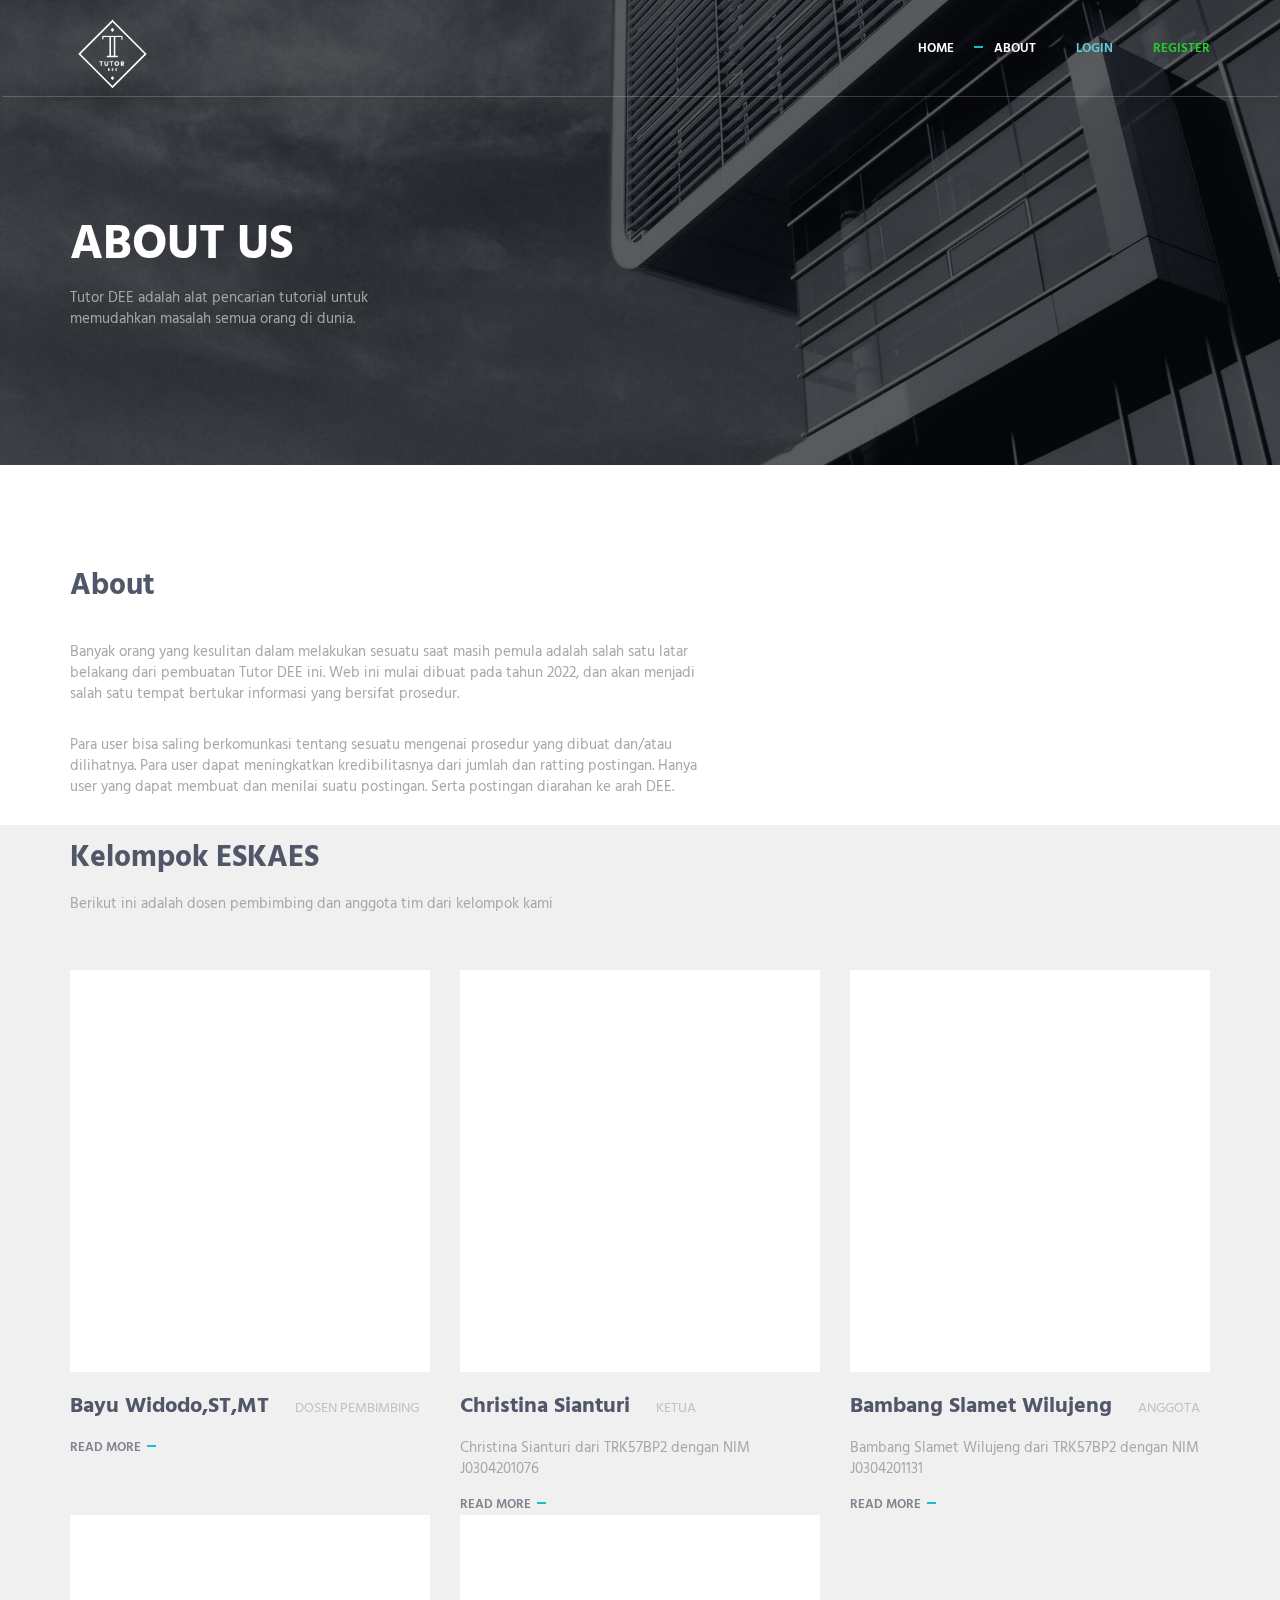
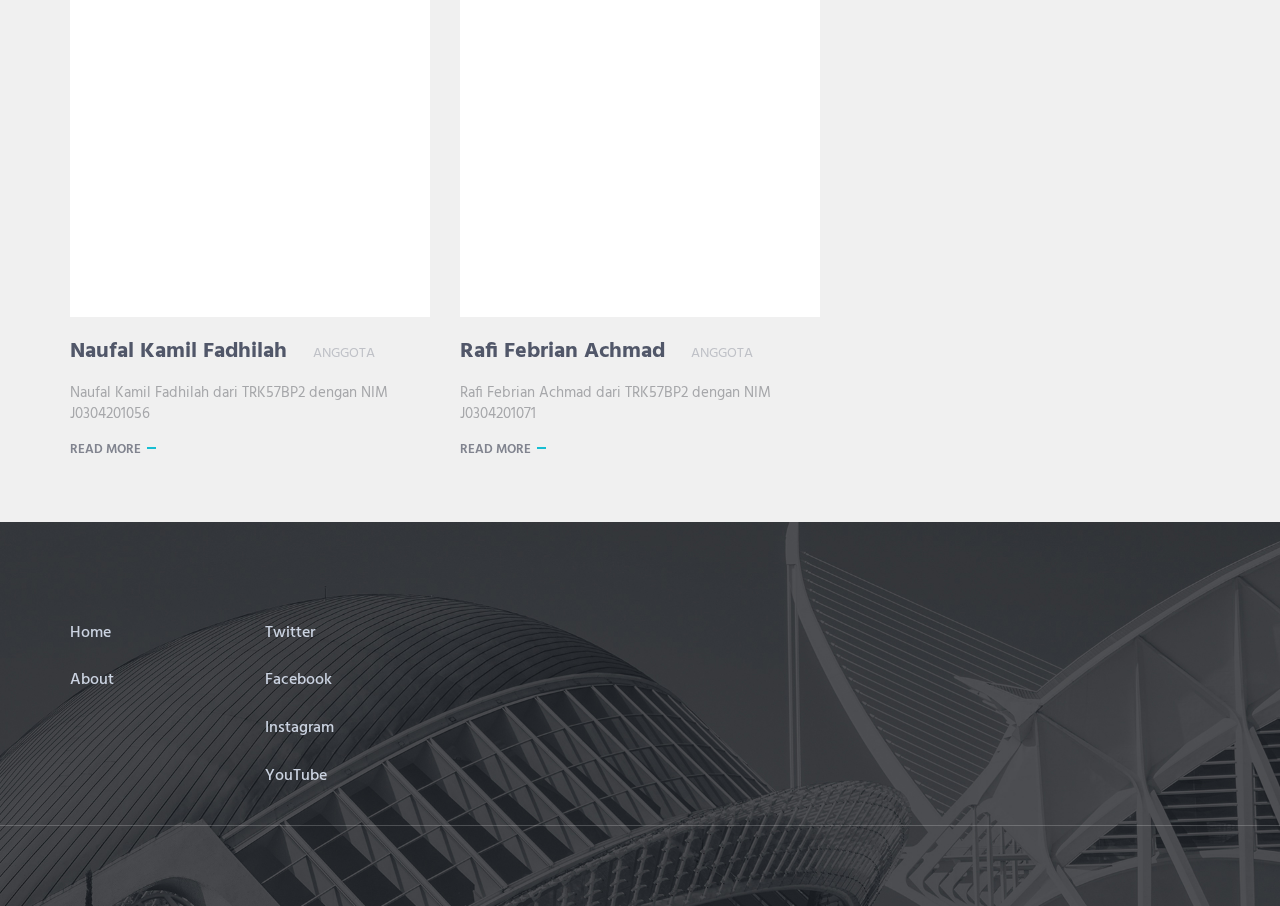
<file: about.html>
<!DOCTYPE html>
<html lang="en" class="no-js">
  <!-- BEGIN HEAD -->

  <head>
    <meta charset="utf-8" />
    <title>Tutor DEE</title>
    <meta http-equiv="X-UA-Compatible" content="IE=edge" />
    <meta content="width=device-width, initial-scale=1" name="viewport" />
    <meta content="" name="description" />
    <meta content="" name="author" />

    <!-- GLOBAL MANDATORY STYLES -->
    <link
      href="http://fonts.googleapis.com/css?family=Hind:300,400,500,600,700"
      rel="stylesheet"
      type="text/css"
    />
    <link
      href="vendor/simple-line-icons/simple-line-icons.min.css"
      rel="stylesheet"
      type="text/css"
    />
    <link
      href="vendor/bootstrap/css/bootstrap.min.css"
      rel="stylesheet"
      type="text/css"
    />

    <!-- PAGE LEVEL PLUGIN STYLES -->
    <link href="css/animate.css" rel="stylesheet" />
    <link
      href="vendor/swiper/css/swiper.min.css"
      rel="stylesheet"
      type="text/css"
    />

    <!-- THEME STYLES -->
    <link href="css/layout.min.css" rel="stylesheet" type="text/css" />

    <!-- Favicon -->
    <link rel="shortcut icon" href="favicon.ico" />
  </head>
  <!-- END HEAD -->

  <!-- BODY -->

  <body>
    <!--========== HEADER ==========-->
    <header class="header navbar-fixed-top">
      <nav class="navbar navbar-expand-lg" role="navigation">
        <div class="container">
          <div class="menu-container">
            <button
              type="button"
              class="navbar-toggle"
              data-toggle="collapse"
              data-target=".nav-collapse"
            >
              <span class="sr-only">Toggle navigation</span>
              <span class="toggle-icon"></span>
            </button>

            <!-- Logo -->
            <div class="logo">
              <a class="logo-wrap" href="index.html">
                <img
                  class="logo-img logo-img-main"
                  src="img/logo.png"
                  alt="Asentus Logo"
                />
                <img
                  class="logo-img logo-img-active"
                  src="img/logo-dark.png"
                  alt="Asentus Logo"
                />
              </a>
            </div>
            <!-- End Logo -->
          </div>

          <div class="collapse navbar-collapse nav-collapse">
            <ul class="navbar-nav navbar-nav-right">
              <li class="nav-item">
                <a class="nav-item-child nav-item-hover" href="index.html"
                  >Home</a
                >
              </li>
              <li class="nav-item">
                <a
                  class="nav-item-child nav-item-hover active"
                  href="about.html"
                  >About</a
                >
              </li>
              <li class="nav-item">
                <a class="nav-item-login nav-item-hover" href="login.html"
                  >Login</a
                >
              </li>
              <li class="nav-item">
                <a class="nav-item-signin nav-item-hover" href="register.html"
                  >Register</a
                >
              </li>
            </ul>
          </div>
        </div>
      </nav>
    </header>
    <!--========== END HEADER ==========-->

    <!--========== PARALLAX ==========-->
    <div
      class="parallax-window"
      data-parallax="scroll"
      data-image-src="img/1920x1080/01.jpg"
    >
      <div class="parallax-content container">
        <h1 class="carousel-title">About Us</h1>
        <p>
          Tutor DEE adalah alat pencarian tutorial untuk <br />
          memudahkan masalah semua orang di dunia.
        </p>
      </div>
    </div>
    <!--========== PARALLAX ==========-->

    <!--========== PAGE LAYOUT ==========-->
    <!-- About -->
    <div class="content-lg container">
      <div class="row margin-b-20">
        <div class="col-sm-6">
          <h2>About</h2>
        </div>
      </div>

      <div class="row">
        <div class="col-sm-7 sm-margin-b-50">
          <div class="margin-b-30">
            <p>
              Banyak orang yang kesulitan dalam melakukan sesuatu saat masih
              pemula adalah salah satu latar belakang dari pembuatan Tutor DEE
              ini. Web ini mulai dibuat pada tahun 2022, dan akan menjadi salah
              satu tempat bertukar informasi yang bersifat prosedur.
            </p>
          </div>
          <p>
            Para user bisa saling berkomunkasi tentang sesuatu mengenai prosedur
            yang dibuat dan/atau dilihatnya. Para user dapat meningkatkan
            kredibilitasnya dari jumlah dan ratting postingan. Hanya user yang
            dapat membuat dan menilai suatu postingan. Serta postingan diarahan
            ke arah DEE.
          </p>
        </div>
      </div>
    </div>
    <!-- About -->

    <!-- Team -->
    <div class="bg-color-sky-light">
      <div class="content-nxt container">
        <div class="row margin-b-40">
          <div class="col-sm-6">
            <h2>Kelompok ESKAES</h2>
            <p>
              Berikut ini adalah dosen pembimbing dan anggota tim dari kelompok
              kami
            </p>
          </div>
        </div>

        <!-- Team -->
        <div class="row margin-b-50">
          <div class="col-sm-4 sm-margin-b-50">
            <div class="bg-color-white margin-b-20">
              <div
                class="wow zoomIn"
                data-wow-duration=".3"
                data-wow-delay=".1s"
              >
                <img
                  class="img-responsive"
                  src="img/770x860/01.jpg"
                  alt="Team Image"
                />
              </div>
            </div>
            <h4>
              <a href="#">Bayu Widodo,ST,MT</a>
              <span class="text-uppercase margin-l-20">Dosen Pembimbing</span>
            </h4>
            <a class="link" href="#">Read More</a>
          </div>
          <!-- Akhir Team -->

          <!-- Team -->
          <div class="col-sm-4 sm-margin-b-50">
            <div class="bg-color-white margin-b-20">
              <div
                class="wow zoomIn"
                data-wow-duration=".3"
                data-wow-delay=".1s"
              >
                <img
                  class="img-responsive"
                  src="img/770x860/christina.png"
                  alt="Team Image"
                />
              </div>
            </div>
            <h4>
              <a href="#">Christina Sianturi</a>
              <span class="text-uppercase margin-l-20">Ketua</span>
            </h4>
            <p>Christina Sianturi dari TRK57BP2 dengan NIM J0304201076</p>
            <a class="link" href="#">Read More</a>
          </div>
          <!-- Akhir Team -->

          <!-- Team -->
          <div class="col-sm-4 sm-margin-b-50">
            <div class="bg-color-white margin-b-20">
              <div
                class="wow zoomIn"
                data-wow-duration=".3"
                data-wow-delay=".1s"
              >
                <img
                  class="img-responsive"
                  src="img/770x860/bambang.jpg"
                  alt="Team Image"
                />
              </div>
            </div>
            <h4>
              <a href="#">Bambang Slamet Wilujeng</a>
              <span class="text-uppercase margin-l-20">Anggota</span>
            </h4>
            <p>Bambang Slamet Wilujeng dari TRK57BP2 dengan NIM J0304201131</p>
            <a class="link" href="#">Read More</a>
          </div>
          <!-- Akhir Team -->

          <!-- Team -->
          <div class="col-sm-4 sm-margin-b-50">
            <div class="bg-color-white margin-b-20">
              <div
                class="wow zoomIn"
                data-wow-duration=".3"
                data-wow-delay=".1s"
              >
                <img
                  class="img-responsive"
                  src="img/770x860/kamil.jpg"
                  alt="Team Image"
                />
              </div>
            </div>
            <h4>
              <a href="#">Naufal Kamil Fadhilah</a>
              <span class="text-uppercase margin-l-20">Anggota</span>
            </h4>
            <p>Naufal Kamil Fadhilah dari TRK57BP2 dengan NIM J0304201056</p>
            <a class="link" href="#">Read More</a>
          </div>
          <!-- Akhir Team -->

          <!-- Team -->
          <div class="col-sm-4 sm-margin-b-50">
            <div class="bg-color-white margin-b-20">
              <div
                class="wow zoomIn"
                data-wow-duration=".3"
                data-wow-delay=".1s"
              >
                <img
                  class="img-responsive"
                  src="img/770x860/rafi.png"
                  alt="Team Image"
                />
              </div>
            </div>
            <h4>
              <a href="#">Rafi Febrian Achmad</a>
              <span class="text-uppercase margin-l-20">Anggota</span>
            </h4>
            <p>Rafi Febrian Achmad dari TRK57BP2 dengan NIM J0304201071</p>
            <a class="link" href="#">Read More</a>
            <!-- Akhir Team -->
          </div>
        </div>
      </div>
    </div>
    <!-- Akhir Team -->
    <!--========== END PAGE LAYOUT ==========-->

    <!--========== FOOTER ==========-->
    <footer class="footer">
      <!-- Link -->
      <div class="footer-seperator">
        <div class="content-lg container">
          <div class="row">
            <div class="col-sm-2 sm-margin-b-50">
              <!-- List -->
              <ul class="list-unstyled footer-list">
                <li class="footer-list-item">
                  <a class="footer-list-link" href="index.html">Home</a>
                </li>
                <li class="footer-list-item">
                  <a class="footer-list-link" href="about">About</a>
                </li>
              </ul>
            </div>
            <div class="col-sm-4 sm-margin-b-30">
              <!-- List -->
              <ul class="list-unstyled footer-list">
                <li class="footer-list-item">
                  <a class="footer-list-link" href="https://twitter.com"
                    >Twitter</a
                  >
                </li>
                <li class="footer-list-item">
                  <a class="footer-list-link" href="https://facebook.com"
                    >Facebook</a
                  >
                </li>
                <li class="footer-list-item">
                  <a class="footer-list-link" href="https://instagram.com"
                    >Instagram</a
                  >
                </li>
                <li class="footer-list-item">
                  <a class="footer-list-link" href="https://youtube.com"
                    >YouTube</a
                  >
                </li>
              </ul>
            </div>
          </div>
        </div>
      </div>
      <!-- Link -->

      <div class="content container"></div>
    </footer>
    <!--========== AKHIR FOOTER ==========-->

    <!-- Back To Top -->
    <a href="javascript:void(0);" class="js-back-to-top back-to-top">Top</a>

    <!-- JAVASCRIPTS(Load javascripts at bottom, this will reduce page load time) -->
    <!-- CORE PLUGINS -->
    <script src="jquery/jquery.min.js" type="text/javascript"></script>
    <script src="jquery/jquery-migrate.min.js" type="text/javascript"></script>
    <script src="bootstrap/js/bootstrap.min.js" type="text/javascript"></script>

    <!-- PAGE LEVEL PLUGINS -->
    <script src="jquery/jquery.easing.js" type="text/javascript"></script>
    <script src="jquery/jquery.back-to-top.js" type="text/javascript"></script>
    <script
      src="jquery/jquery.smooth-scroll.js"
      type="text/javascript"
    ></script>
    <script src="jquery/jquery.wow.min.js" type="text/javascript"></script>
    <script src="jquery/jquery.parallax.min.js" type="text/javascript"></script>
    <script
      src="swiper/js/swiper.jquery.min.js"
      type="text/javascript"
    ></script>

    <!-- PAGE LEVEL SCRIPTS -->
    <script src="js/layout.min.js" type="text/javascript"></script>
    <script src="js/components/wow.min.js" type="text/javascript"></script>
    <script src="js/components/swiper.min.js" type="text/javascript"></script>
  </body>
  <!-- AKHIR BODY -->
</html>
</file>
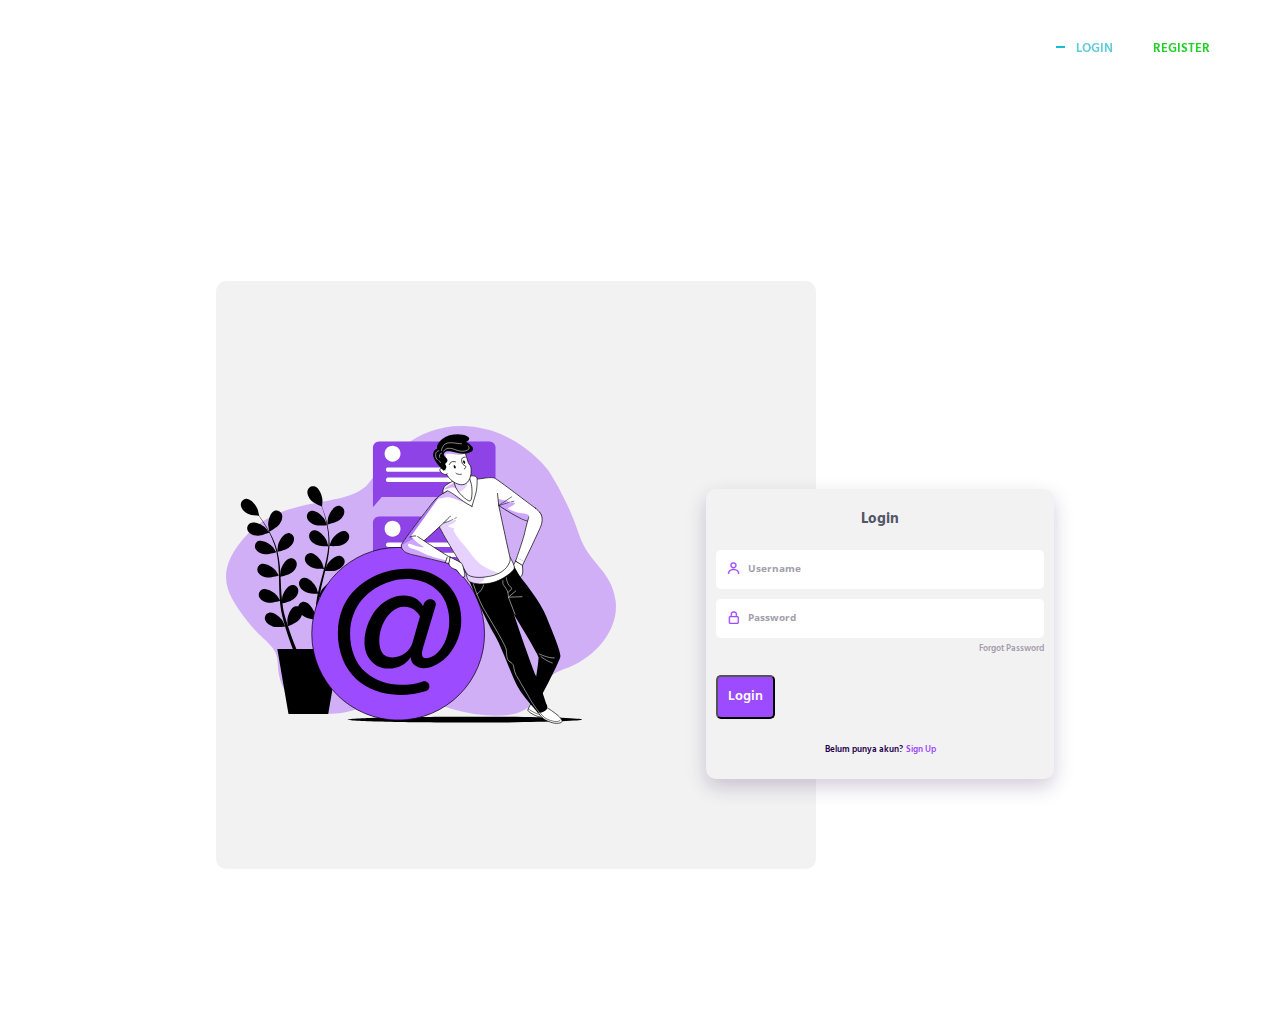
<file: login.html>
<!DOCTYPE html>
<html lang="en">
  <head>
    <meta charset="UTF-8" />
    <meta name="viewport" content="width=device-width, initial-scale=1.0" />
    <link rel="stylesheet" href="css/styles.css" />
    <link
      href="https://cdn.jsdelivr.net/npm/boxicons@2.0.5/css/boxicons.min.css"
      rel="stylesheet"
    />
    <meta http-equiv="X-UA-Compatible" content="IE=edge" />
    <meta content="width=device-width, initial-scale=1" name="viewport" />
    <link
      href="http://fonts.googleapis.com/css?family=Hind:300,400,500,600,700"
      rel="stylesheet"
      type="text/css"
    />
    <link
      href="simple-line-icons/simple-line-icons.min.css"
      rel="stylesheet"
      type="text/css"
    />
    <link
      href="bootstrap/css/bootstrap.min.css"
      rel="stylesheet"
      type="text/css"
    />
    <link href="css/animate.css" rel="stylesheet" />
    <link href="swiper/css/swiper.min.css" rel="stylesheet" type="text/css" />
    <link href="css/layout.min.css" rel="stylesheet" type="text/css" />
    <link rel="shortcut icon" type="image/png" href="img/logo-dark.png" />
    <title>Sign Up</title>
  </head>

  <body>
    <header class="header navbar-fixed-top">
      <!-- Navbar -->
      <nav class="navbar" role="navigation">
        <div class="container">
          <!-- Brand and toggle get grouped for better mobile display -->
          <div class="menu-container">
            <button
              type="button"
              class="navbar-toggle"
              data-toggle="collapse"
              data-target=".nav-collapse"
            >
              <span class="sr-only">Toggle navigation</span>
              <span class="toggle-icon"></span>
            </button>

            <!-- Logo -->
            <div class="logo">
              <a class="logo-wrap" href="#">
                <img
                  class="logo-img logo-img-main"
                  src="img/logo.png"
                  alt="Asentus Logo"
                />
                <img
                  class="logo-img logo-img-active"
                  src="img/logo-dark.png"
                  alt="Asentus Logo"
                />
              </a>
            </div>
            <!-- End Logo -->
          </div>

          <!-- Collect the nav links, forms, and other content for toggling -->
          <div class="collapse navbar-collapse nav-collapse">
            <div class="menu-container">
              <ul class="navbar-nav navbar-nav-right">
                <li class="nav-item">
                  <a class="nav-item-child nav-item-hover" href="index.html"
                    >Home</a
                  >
                </li>
                <li class="nav-item">
                  <a class="nav-item-child nav-item-hover" href="about.html"
                    >About</a
                  >
                </li>
                <li class="nav-item">
                  <a
                    class="nav-item-login nav-item-hover active"
                    href="login.html"
                    >Login</a
                  >
                </li>
                <li class="nav-item">
                  <a class="nav-item-signin nav-item-hover" href="register.html"
                    >Register</a
                  >
                </li>
              </ul>
            </div>
          </div>
        </div>

        <!-- End Navbar Collapse -->
      </nav>
      <!-- Navbar -->
    </header>
    <div class="container-fluid" style="margin-top: 125px">
      <div class="row"></div>
    </div>

    <div class="login">
      <div class="login__content">
        <div class="login__img">
          <img src="img/img-login.svg" alt="" />
        </div>

        <div class="login__forms">
          <form class="login__registre" id="login-in">
            <h1 class="login__title">Login</h1>
            <div class="login__box">
              <i class="bx bx-user login__icon"></i>
              <input
                type="text"
                placeholder="Username"
                class="login__input"
                required
                autofocus
              />
            </div>
            <div class="login__box">
              <i class="bx bx-lock-alt login__icon"></i>
              <input
                type="password"
                placeholder="Password"
                class="login__input"
                required
              />
            </div>
            <a href="#" class="login__forgot">Forgot Password</a>
            <button class="login__button">Login</button>
            <div>
              <span class="login__account">Belum punya akun?</span>
              <a href="register.html"
                ><span class="login__signin" id="sign-up">Sign Up</span></a
              >
            </div>
          </form>
        </div>
      </div>
    </div>

    <!--===== MAIN JS =====-->
    <!-- JAVASCRIPTS(Load javascripts at bottom, this will reduce page load time) -->
    <!-- CORE PLUGINS -->
    <script src="js/main.js"></script>
    <script src="jquery/jquery.min.js" type="text/javascript"></script>
    <script src="jquery/jquery-migrate.min.js" type="text/javascript"></script>
    <script src="bootstrap/js/bootstrap.min.js" type="text/javascript"></script>

    <!-- PAGE LEVEL PLUGINS -->
    <script src="jquery/jquery.easing.js" type="text/javascript"></script>
    <script src="jquery/jquery.back-to-top.js" type="text/javascript"></script>
    <script
      src="jquery/jquery.smooth-scroll.js"
      type="text/javascript"
    ></script>
    <script src="jquery/jquery.wow.min.js" type="text/javascript"></script>
    <script
      src="masonry/imagesloaded.pkgd.min.js"
      type="text/javascript"
    ></script>
    <script
      src="masonry/jquery.masonry.pkgd.min.js"
      type="text/javascript"
    ></script>
    <script
      src="swiper/js/swiper.jquery.min.js"
      type="text/javascript"
    ></script>

    <!-- PAGE LEVEL SCRIPTS -->
    <script src="js/layout.min.js" type="text/javascript"></script>
    <script src="js/components/wow.min.js" type="text/javascript"></script>
    <script src="js/components/swiper.min.js" type="text/javascript"></script>
    <script src="js/components/masonry.min.js" type="text/javascript"></script>
  </body>
</html>
</file>
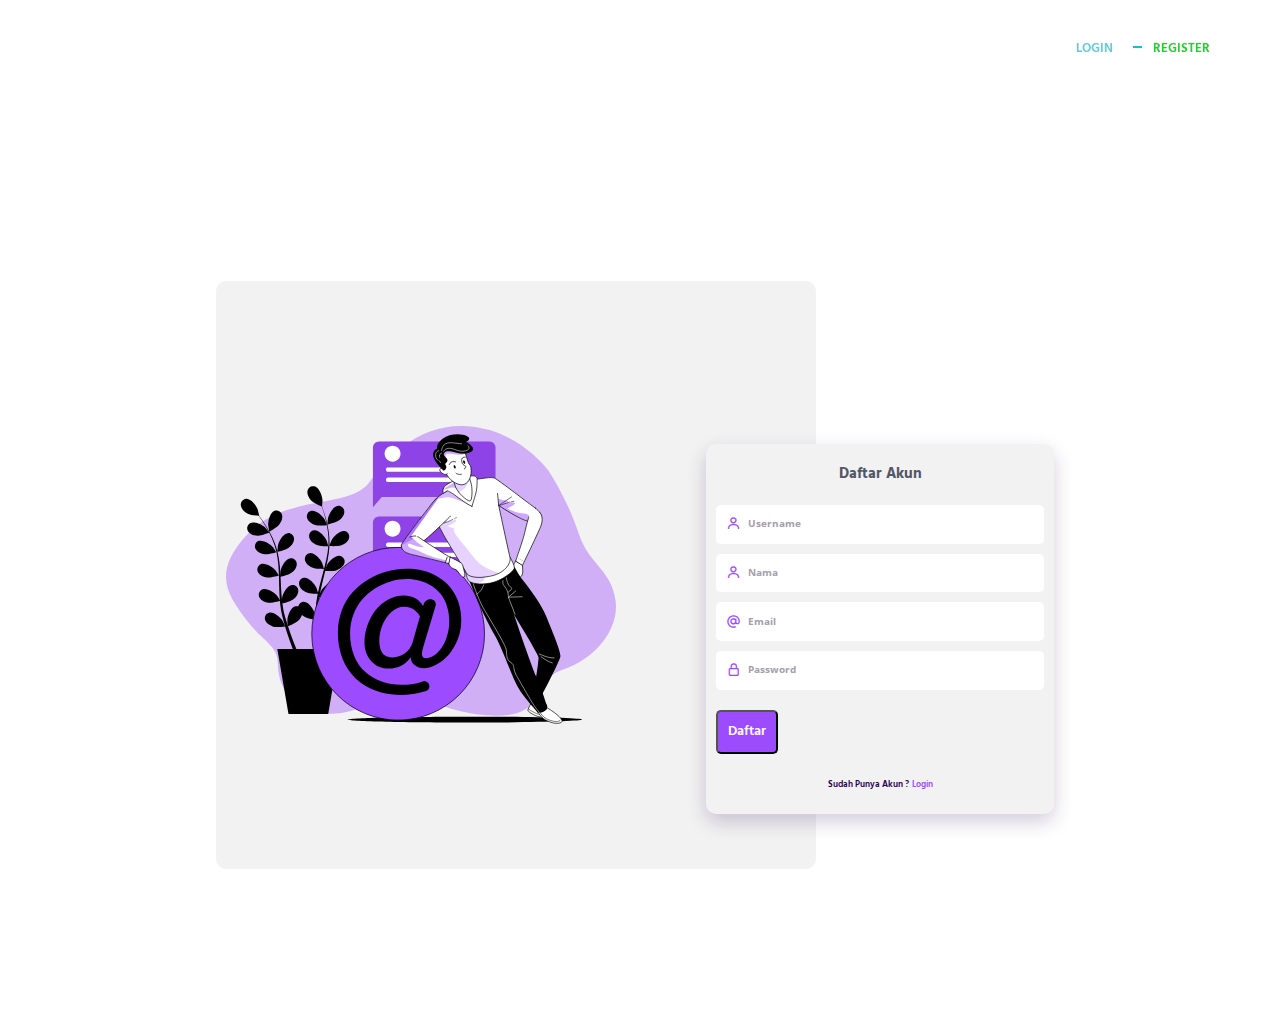
<file: register.html>
<!DOCTYPE html>
<html lang="en">
  <head>
    <meta charset="UTF-8" />
    <meta name="viewport" content="width=device-width, initial-scale=1.0" />
    <link rel="stylesheet" href="css/styles.css" />
    <link
      href="https://cdn.jsdelivr.net/npm/boxicons@2.0.5/css/boxicons.min.css"
      rel="stylesheet"
    />
    <meta http-equiv="X-UA-Compatible" content="IE=edge" />
    <meta content="width=device-width, initial-scale=1" name="viewport" />
    <link
      href="http://fonts.googleapis.com/css?family=Hind:300,400,500,600,700"
      rel="stylesheet"
      type="text/css"
    />
    <link
      href="simple-line-icons/simple-line-icons.min.css"
      rel="stylesheet"
      type="text/css"
    />
    <link
      href="bootstrap/css/bootstrap.min.css"
      rel="stylesheet"
      type="text/css"
    />
    <link href="css/animate.css" rel="stylesheet" />
    <link href="swiper/css/swiper.min.css" rel="stylesheet" type="text/css" />
    <link href="css/layout.min.css" rel="stylesheet" type="text/css" />
    <link rel="shortcut icon" type="image/png" href="img/logo-dark.png" />
    <title>Sign Up</title>
  </head>

  <body>
    <header class="header navbar-fixed-top">
      <!-- Navbar -->
      <nav class="navbar" role="navigation">
        <div class="container">
          <!-- Brand and toggle get grouped for better mobile display -->
          <div class="menu-container">
            <button
              type="button"
              class="navbar-toggle"
              data-toggle="collapse"
              data-target=".nav-collapse"
            >
              <span class="sr-only">Toggle navigation</span>
              <span class="toggle-icon"></span>
            </button>

            <!-- Logo -->
            <div class="logo">
              <a class="logo-wrap" href="#">
                <img
                  class="logo-img logo-img-main"
                  src="img/logo.png"
                  alt="Asentus Logo"
                />
                <img
                  class="logo-img logo-img-active"
                  src="img/logo-dark.png"
                  alt="Asentus Logo"
                />
              </a>
            </div>
            <!-- End Logo -->
          </div>

          <!-- Collect the nav links, forms, and other content for toggling -->
          <div class="collapse navbar-collapse nav-collapse">
            <div class="menu-container">
              <ul class="navbar-nav navbar-nav-right">
                <li class="nav-item">
                  <a class="nav-item-child nav-item-hover" href="index.html"
                    >Home</a
                  >
                </li>
                <li class="nav-item">
                  <a class="nav-item-child nav-item-hover" href="about.html"
                    >About</a
                  >
                </li>
                <li class="nav-item">
                  <a class="nav-item-login nav-item-hover" href="login.html"
                    >Login</a
                  >
                </li>
                <li class="nav-item">
                  <a
                    class="nav-item-signin nav-item-hover active"
                    href="register.html"
                    >Register</a
                  >
                </li>
              </ul>
            </div>
          </div>
        </div>

        <!-- End Navbar Collapse -->
      </nav>
      <!-- Navbar -->
    </header>
    <div class="container-fluid" style="margin-top: 125px">
      <div class="row"></div>
    </div>

    <div class="login">
      <div class="login__content">
        <div class="login__img">
          <img src="img/img-login.svg" alt="" />
        </div>

        <!--Untuk Register-->
        <div class="login__forms">
          <form action="#" method="POST" class="login__create" id="login-up">
            <h1 class="login__title">Daftar Akun</h1>

            <div class="login__box">
              <i class="bx bx-user login__icon"></i>
              <input
                type="text"
                name="username"
                placeholder="Username"
                id="username"
                class="login__input"
              />
            </div>

            <div class="login__box">
              <i class="bx bx-user login__icon"></i>
              <input
                type="text"
                name="nama"
                placeholder="Nama"
                id="nama"
                class="login__input"
              />
            </div>

            <div class="login__box">
              <i class="bx bx-at login__icon"></i>
              <input
                type="email"
                placeholder="Email"
                name="email"
                id="email"
                class="login__input"
              />
            </div>

            <div class="login__box">
              <i class="bx bx-lock-alt login__icon"></i>
              <input
                type="password"
                placeholder="Password"
                name="password"
                id="password"
                class="login__input"
              />
            </div>

            <button name="submit" class="login__button">Daftar</button>

            <div>
              <span class="login__account">Sudah Punya Akun ?</span>
              <a href="login.html"
                ><span class="login__signin" id="sign-up">Login</span></a
              >
            </div>
          </form>
        </div>
      </div>
    </div>

    <!--===== MAIN JS =====-->
    <!-- JAVASCRIPTS(Load javascripts at bottom, this will reduce page load time) -->
    <!-- CORE PLUGINS -->
    <script src="js/main.js"></script>
    <script src="jquery/jquery.min.js" type="text/javascript"></script>
    <script src="jquery/jquery-migrate.min.js" type="text/javascript"></script>
    <script src="bootstrap/js/bootstrap.min.js" type="text/javascript"></script>

    <!-- PAGE LEVEL PLUGINS -->
    <script src="jquery/jquery.easing.js" type="text/javascript"></script>
    <script src="jquery/jquery.back-to-top.js" type="text/javascript"></script>
    <script
      src="jquery/jquery.smooth-scroll.js"
      type="text/javascript"
    ></script>
    <script src="jquery/jquery.wow.min.js" type="text/javascript"></script>
    <script
      src="masonry/imagesloaded.pkgd.min.js"
      type="text/javascript"
    ></script>
    <script
      src="masonry/jquery.masonry.pkgd.min.js"
      type="text/javascript"
    ></script>
    <script
      src="swiper/js/swiper.jquery.min.js"
      type="text/javascript"
    ></script>

    <!-- PAGE LEVEL SCRIPTS -->
    <script src="js/layout.min.js" type="text/javascript"></script>
    <script src="js/components/wow.min.js" type="text/javascript"></script>
    <script src="js/components/swiper.min.js" type="text/javascript"></script>
    <script src="js/components/masonry.min.js" type="text/javascript"></script>
  </body>
</html>
</file>
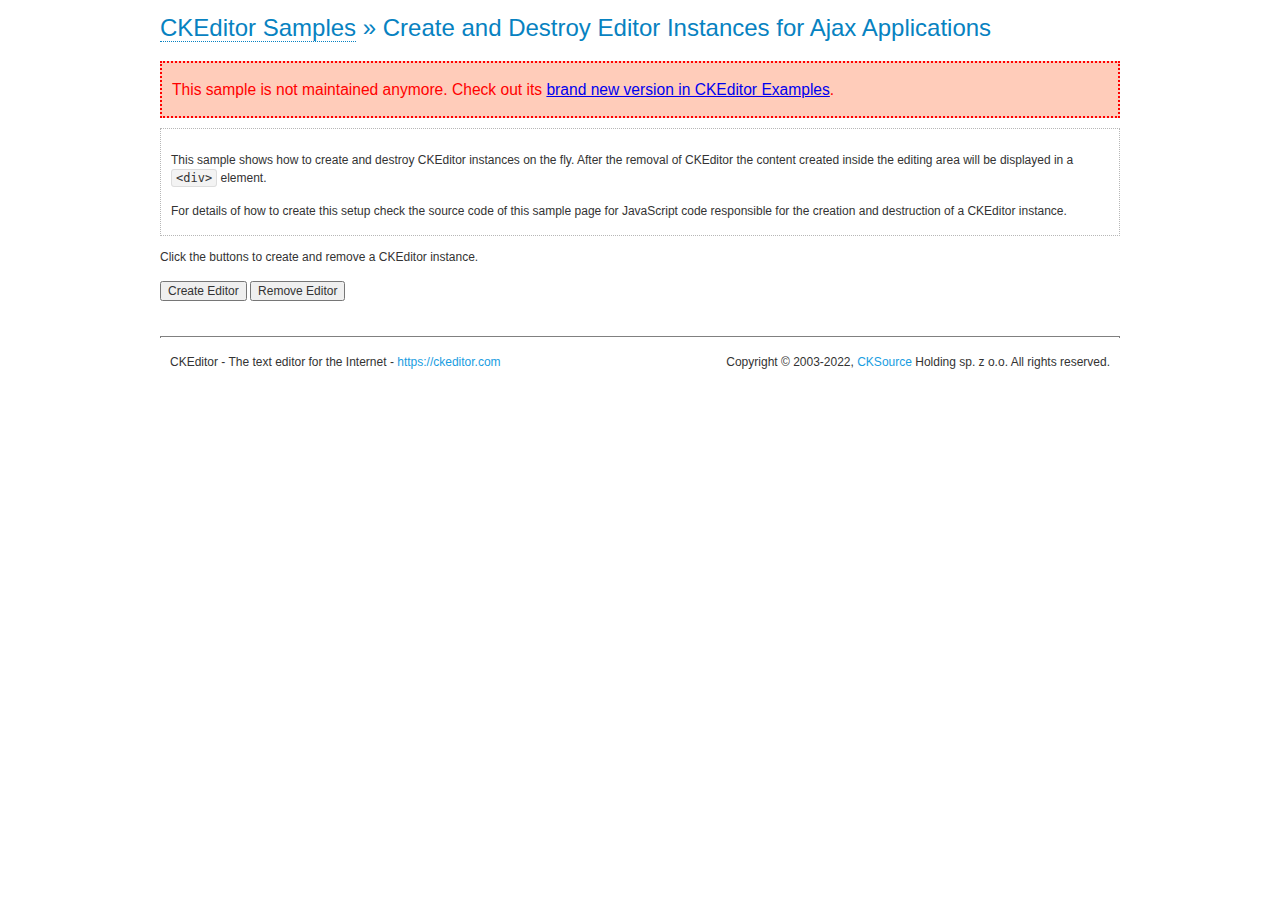
<file: ckeditor/samples/old/ajax.html>
<!DOCTYPE html>
<!--
Copyright (c) 2003-2022, CKSource Holding sp. z o.o. All rights reserved.
For licensing, see LICENSE.md or https://ckeditor.com/legal/ckeditor-oss-license
-->
<html lang="en">
<head>
	<meta charset="utf-8">
	<title>Ajax &mdash; CKEditor Sample</title>
	<script src="../../ckeditor.js"></script>
	<link rel="stylesheet" href="sample.css">
	<meta name="description" content="Try the latest sample of CKEditor 4 and learn more about customizing your WYSIWYG editor with endless possibilities.">
	<script>

		var editor, html = '';

		function createEditor() {
			if ( editor )
				return;

			// Create a new editor inside the <div id="editor">, setting its value to html
			var config = {};
			editor = CKEDITOR.appendTo( 'editor', config, html );
		}

		function removeEditor() {
			if ( !editor )
				return;

			// Retrieve the editor contents. In an Ajax application, this data would be
			// sent to the server or used in any other way.
			document.getElementById( 'editorcontents' ).innerHTML = html = editor.getData();
			document.getElementById( 'contents' ).style.display = '';

			// Destroy the editor.
			editor.destroy();
			editor = null;
		}

	</script>
</head>
<body>
	<h1 class="samples">
		<a href="index.html">CKEditor Samples</a> &raquo; Create and Destroy Editor Instances for Ajax Applications
	</h1>
	<div class="warning deprecated">
		This sample is not maintained anymore. Check out its <a href="https://ckeditor.com/docs/ckeditor4/latest/examples/saveajax.html">brand new version in CKEditor Examples</a>.
	</div>
	<div class="description">
		<p>
			This sample shows how to create and destroy CKEditor instances on the fly. After the removal of CKEditor the content created inside the editing
			area will be displayed in a <code>&lt;div&gt;</code> element.
		</p>
		<p>
			For details of how to create this setup check the source code of this sample page
			for JavaScript code responsible for the creation and destruction of a CKEditor instance.
		</p>
	</div>
	<p>Click the buttons to create and remove a CKEditor instance.</p>
	<p>
		<input onclick="createEditor();" type="button" value="Create Editor">
		<input onclick="removeEditor();" type="button" value="Remove Editor">
	</p>
	<!-- This div will hold the editor. -->
	<div id="editor">
	</div>
	<div id="contents" style="display: none">
		<p>
			Edited Contents:
		</p>
		<!-- This div will be used to display the editor contents. -->
		<div id="editorcontents">
		</div>
	</div>
	<div id="footer">
		<hr>
		<p>
			CKEditor - The text editor for the Internet - <a class="samples" href="https://ckeditor.com/">https://ckeditor.com</a>
		</p>
		<p id="copy">
			Copyright &copy; 2003-2022, <a class="samples" href="https://cksource.com/">CKSource</a> Holding sp. z o.o. All rights reserved.
		</p>
	</div>
</body>
</html>
</file>
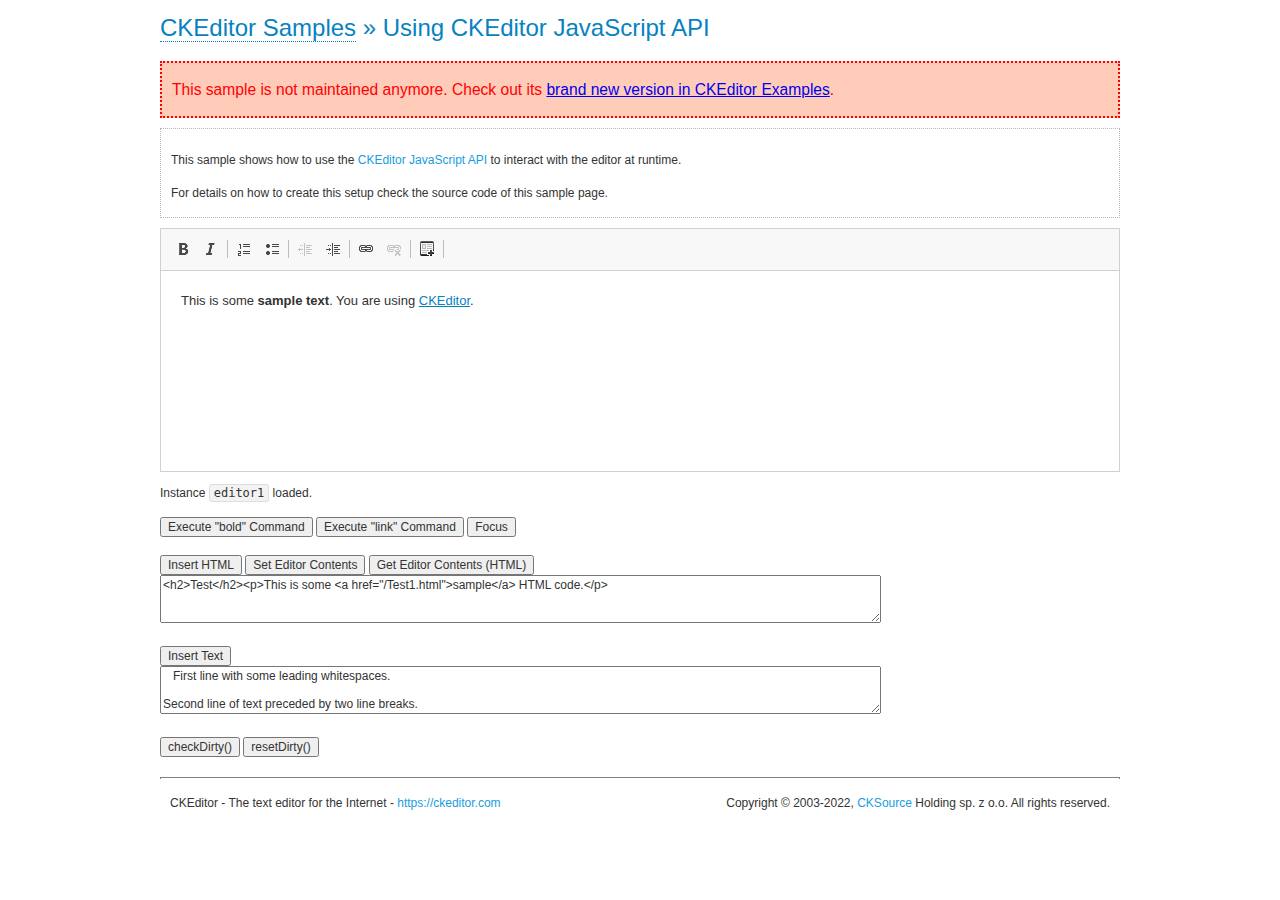
<file: ckeditor/samples/old/api.html>
<!DOCTYPE html>
<!--
Copyright (c) 2003-2022, CKSource Holding sp. z o.o. All rights reserved.
For licensing, see LICENSE.md or https://ckeditor.com/legal/ckeditor-oss-license
-->
<html lang="en">
<head>
	<meta charset="utf-8">
	<title>API Usage &mdash; CKEditor Sample</title>
	<script src="../../ckeditor.js"></script>
	<link href="sample.css" rel="stylesheet">
	<meta name="description" content="Try the latest sample of CKEditor 4 and learn more about customizing your WYSIWYG editor with endless possibilities.">
	<script>

// The instanceReady event is fired, when an instance of CKEditor has finished
// its initialization.
CKEDITOR.on( 'instanceReady', function( ev ) {
	// Show the editor name and description in the browser status bar.
	document.getElementById( 'eMessage' ).innerHTML = 'Instance <code>' + ev.editor.name + '<\/code> loaded.';

	// Show this sample buttons.
	document.getElementById( 'eButtons' ).style.display = 'block';
});

function InsertHTML() {
	// Get the editor instance that we want to interact with.
	var editor = CKEDITOR.instances.editor1;
	var value = document.getElementById( 'htmlArea' ).value;

	// Check the active editing mode.
	if ( editor.mode == 'wysiwyg' )
	{
		// Insert HTML code.
		// https://ckeditor.com/docs/ckeditor4/latest/api/CKEDITOR_editor.html#method-insertHtml
		editor.insertHtml( value );
	}
	else
		alert( 'You must be in WYSIWYG mode!' );
}

function InsertText() {
	// Get the editor instance that we want to interact with.
	var editor = CKEDITOR.instances.editor1;
	var value = document.getElementById( 'txtArea' ).value;

	// Check the active editing mode.
	if ( editor.mode == 'wysiwyg' )
	{
		// Insert as plain text.
		// https://ckeditor.com/docs/ckeditor4/latest/api/CKEDITOR_editor.html#method-insertText
		editor.insertText( value );
	}
	else
		alert( 'You must be in WYSIWYG mode!' );
}

function SetContents() {
	// Get the editor instance that we want to interact with.
	var editor = CKEDITOR.instances.editor1;
	var value = document.getElementById( 'htmlArea' ).value;

	// Set editor contents (replace current contents).
	// https://ckeditor.com/docs/ckeditor4/latest/api/CKEDITOR_editor.html#method-setData
	editor.setData( value );
}

function GetContents() {
	// Get the editor instance that you want to interact with.
	var editor = CKEDITOR.instances.editor1;

	// Get editor contents
	// https://ckeditor.com/docs/ckeditor4/latest/api/CKEDITOR_editor.html#method-getData
	alert( editor.getData() );
}

function ExecuteCommand( commandName ) {
	// Get the editor instance that we want to interact with.
	var editor = CKEDITOR.instances.editor1;

	// Check the active editing mode.
	if ( editor.mode == 'wysiwyg' )
	{
		// Execute the command.
		// https://ckeditor.com/docs/ckeditor4/latest/api/CKEDITOR_editor.html#method-execCommand
		editor.execCommand( commandName );
	}
	else
		alert( 'You must be in WYSIWYG mode!' );
}

function CheckDirty() {
	// Get the editor instance that we want to interact with.
	var editor = CKEDITOR.instances.editor1;
	// Checks whether the current editor contents present changes when compared
	// to the contents loaded into the editor at startup
	// https://ckeditor.com/docs/ckeditor4/latest/api/CKEDITOR_editor.html#method-checkDirty
	alert( editor.checkDirty() );
}

function ResetDirty() {
	// Get the editor instance that we want to interact with.
	var editor = CKEDITOR.instances.editor1;
	// Resets the "dirty state" of the editor (see CheckDirty())
	// https://ckeditor.com/docs/ckeditor4/latest/api/CKEDITOR_editor.html#method-resetDirty
	editor.resetDirty();
	alert( 'The "IsDirty" status has been reset' );
}

function Focus() {
	CKEDITOR.instances.editor1.focus();
}

function onFocus() {
	document.getElementById( 'eMessage' ).innerHTML = '<b>' + this.name + ' is focused </b>';
}

function onBlur() {
	document.getElementById( 'eMessage' ).innerHTML = this.name + ' lost focus';
}

	</script>

</head>
<body>
	<h1 class="samples">
		<a href="index.html">CKEditor Samples</a> &raquo; Using CKEditor JavaScript API
	</h1>
	<div class="warning deprecated">
		This sample is not maintained anymore. Check out its <a href="https://ckeditor.com/docs/ckeditor4/latest/examples/api.html">brand new version in CKEditor Examples</a>.
	</div>
	<div class="description">
	<p>
		This sample shows how to use the
		<a class="samples" href="https://ckeditor.com/docs/ckeditor4/latest/api/CKEDITOR_editor.html">CKEditor JavaScript API</a>
		to interact with the editor at runtime.
	</p>
	<p>
		For details on how to create this setup check the source code of this sample page.
	</p>
	</div>

	<!-- This <div> holds alert messages to be display in the sample page. -->
	<div id="alerts">
		<noscript>
			<p>
				<strong>CKEditor requires JavaScript to run</strong>. In a browser with no JavaScript
				support, like yours, you should still see the contents (HTML data) and you should
				be able to edit it normally, without a rich editor interface.
			</p>
		</noscript>
	</div>
	<form action="../../../samples/sample_posteddata.php" method="post">
		<textarea cols="100" id="editor1" name="editor1" rows="10">&lt;p&gt;This is some &lt;strong&gt;sample text&lt;/strong&gt;. You are using &lt;a href="https://ckeditor.com/"&gt;CKEditor&lt;/a&gt;.&lt;/p&gt;</textarea>

		<script>
			// Replace the <textarea id="editor1"> with an CKEditor instance.
			CKEDITOR.replace( 'editor1', {
				on: {
					focus: onFocus,
					blur: onBlur,

					// Check for availability of corresponding plugins.
					pluginsLoaded: function( evt ) {
						var doc = CKEDITOR.document, ed = evt.editor;
						if ( !ed.getCommand( 'bold' ) )
							doc.getById( 'exec-bold' ).hide();
						if ( !ed.getCommand( 'link' ) )
							doc.getById( 'exec-link' ).hide();
					}
				}
			});
		</script>

		<p id="eMessage">
		</p>

		<div id="eButtons" style="display: none">
			<input id="exec-bold" onclick="ExecuteCommand('bold');" type="button" value="Execute &quot;bold&quot; Command">
			<input id="exec-link" onclick="ExecuteCommand('link');" type="button" value="Execute &quot;link&quot; Command">
			<input onclick="Focus();" type="button" value="Focus">
			<br><br>
			<input onclick="InsertHTML();" type="button" value="Insert HTML">
			<input onclick="SetContents();" type="button" value="Set Editor Contents">
			<input onclick="GetContents();" type="button" value="Get Editor Contents (HTML)">
			<br>
			<textarea cols="100" id="htmlArea" rows="3">&lt;h2&gt;Test&lt;/h2&gt;&lt;p&gt;This is some &lt;a href="/Test1.html"&gt;sample&lt;/a&gt; HTML code.&lt;/p&gt;</textarea>
			<br>
			<br>
			<input onclick="InsertText();" type="button" value="Insert Text">
			<br>
			<textarea cols="100" id="txtArea" rows="3">   First line with some leading whitespaces.

Second line of text preceded by two line breaks.</textarea>
			<br>
			<br>
			<input onclick="CheckDirty();" type="button" value="checkDirty()">
			<input onclick="ResetDirty();" type="button" value="resetDirty()">
		</div>
	</form>
	<div id="footer">
		<hr>
		<p>
			CKEditor - The text editor for the Internet - <a class="samples" href="https://ckeditor.com/">https://ckeditor.com</a>
		</p>
		<p id="copy">
			Copyright &copy; 2003-2022, <a class="samples" href="https://cksource.com/">CKSource</a> Holding sp. z o.o. All rights reserved.
		</p>
	</div>
</body>
</html>
</file>
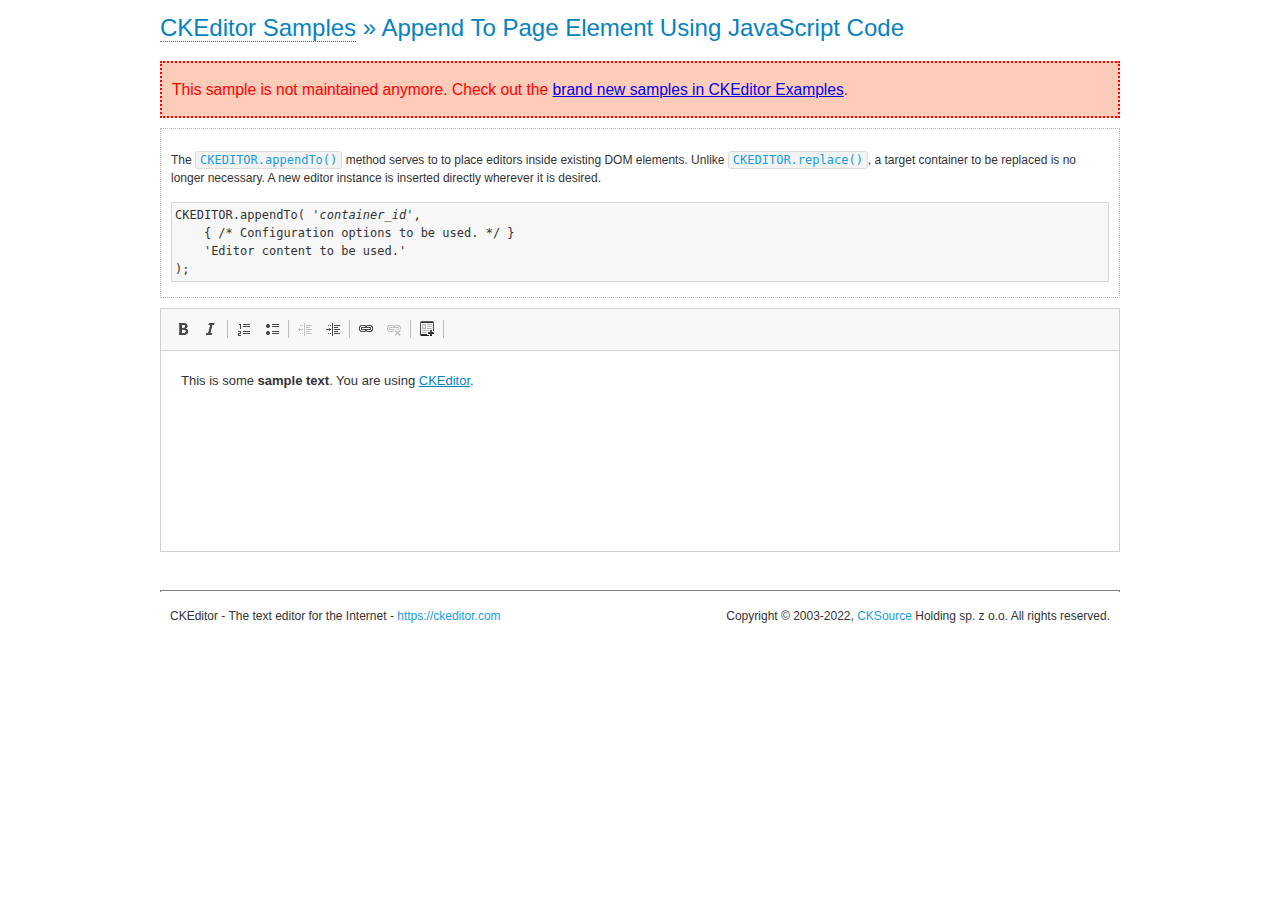
<file: ckeditor/samples/old/appendto.html>
<!DOCTYPE html>
<!--
Copyright (c) 2003-2022, CKSource Holding sp. z o.o. All rights reserved.
For licensing, see LICENSE.md or https://ckeditor.com/legal/ckeditor-oss-license
-->
<html lang="en">
<head>
	<meta charset="utf-8">
	<title>Append To Page Element Using JavaScript Code &mdash; CKEditor Sample</title>
	<script src="../../ckeditor.js"></script>
	<link rel="stylesheet" href="sample.css">
	<meta name="description" content="Try the latest sample of CKEditor 4 and learn more about customizing your WYSIWYG editor with endless possibilities.">
</head>
<body>
	<h1 class="samples">
		<a href="index.html">CKEditor Samples</a> &raquo; Append To Page Element Using JavaScript Code
	</h1>
	<div class="warning deprecated">
		This sample is not maintained anymore. Check out the <a href="https://ckeditor.com/docs/ckeditor4/latest/examples/index.html">brand new samples in CKEditor Examples</a>.
	</div>
	<div id="section1">
		<div class="description">
			<p>
				The <code><a class="samples" href="https://ckeditor.com/docs/ckeditor4/latest/api/CKEDITOR.html#method-appendTo">CKEDITOR.appendTo()</a></code> method serves to to place editors inside existing DOM elements. Unlike <code><a class="samples" href="https://ckeditor.com/docs/ckeditor4/latest/api/CKEDITOR.html#method-replace">CKEDITOR.replace()</a></code>,
				a target container to be replaced is no longer necessary. A new editor
				instance is inserted directly wherever it is desired.
			</p>
<pre class="samples">CKEDITOR.appendTo( '<em>container_id</em>',
	{ /* Configuration options to be used. */ }
	'Editor content to be used.'
);</pre>
		</div>
		<script>

			// This call can be placed at any point after the
			// DOM element to append CKEditor to or inside the <head><script>
			// in a window.onload event handler.

			// Append a CKEditor instance using the default configuration and the
			// provided content to the <div> element of ID "section1".
			CKEDITOR.appendTo( 'section1',
				null,
				'<p>This is some <strong>sample text</strong>. You are using <a href="https://ckeditor.com/">CKEditor</a>.</p>'
			);

		</script>
	</div>
	<br>
	<div id="footer">
		<hr>
		<p>
			CKEditor - The text editor for the Internet - <a class="samples" href="https://ckeditor.com/">https://ckeditor.com</a>
		</p>
		<p id="copy">
			Copyright &copy; 2003-2022, <a class="samples" href="https://cksource.com/">CKSource</a> Holding sp. z o.o. All rights reserved.
		</p>
	</div>
</body>
</html>
</file>
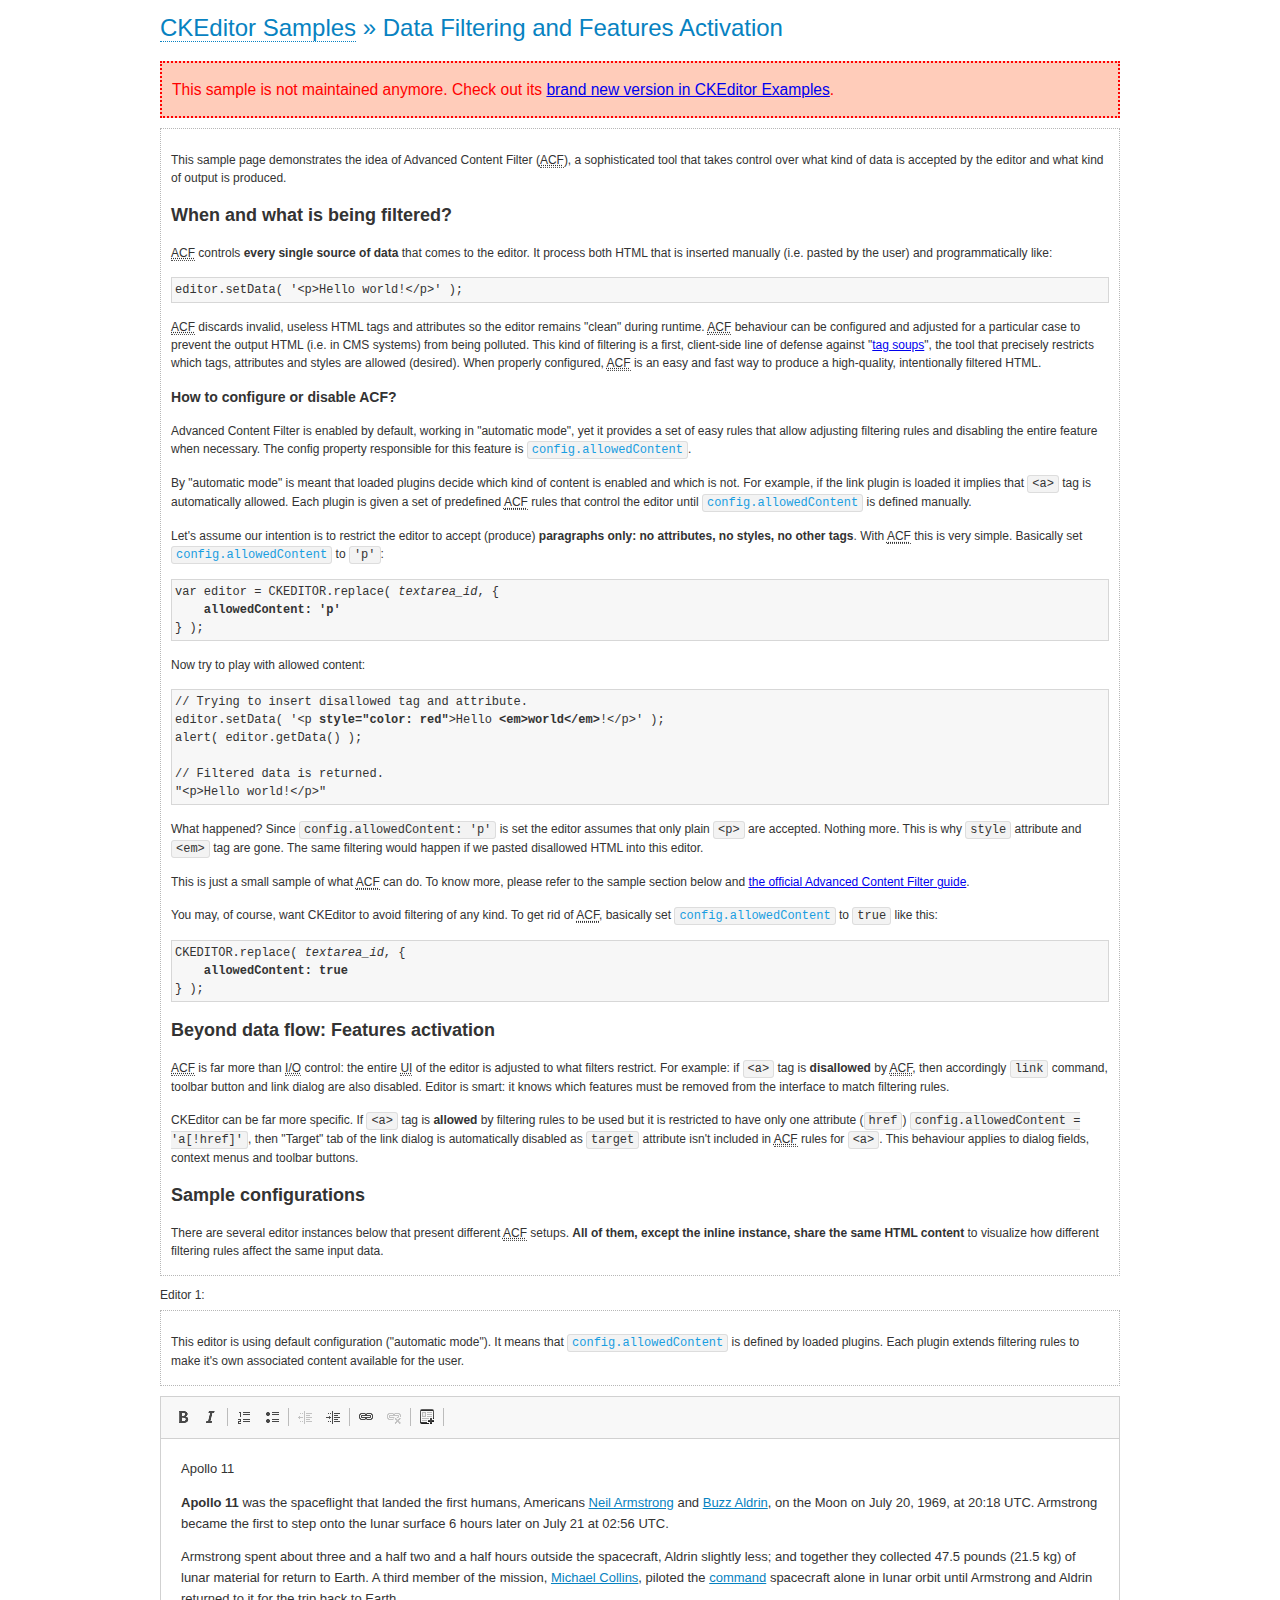
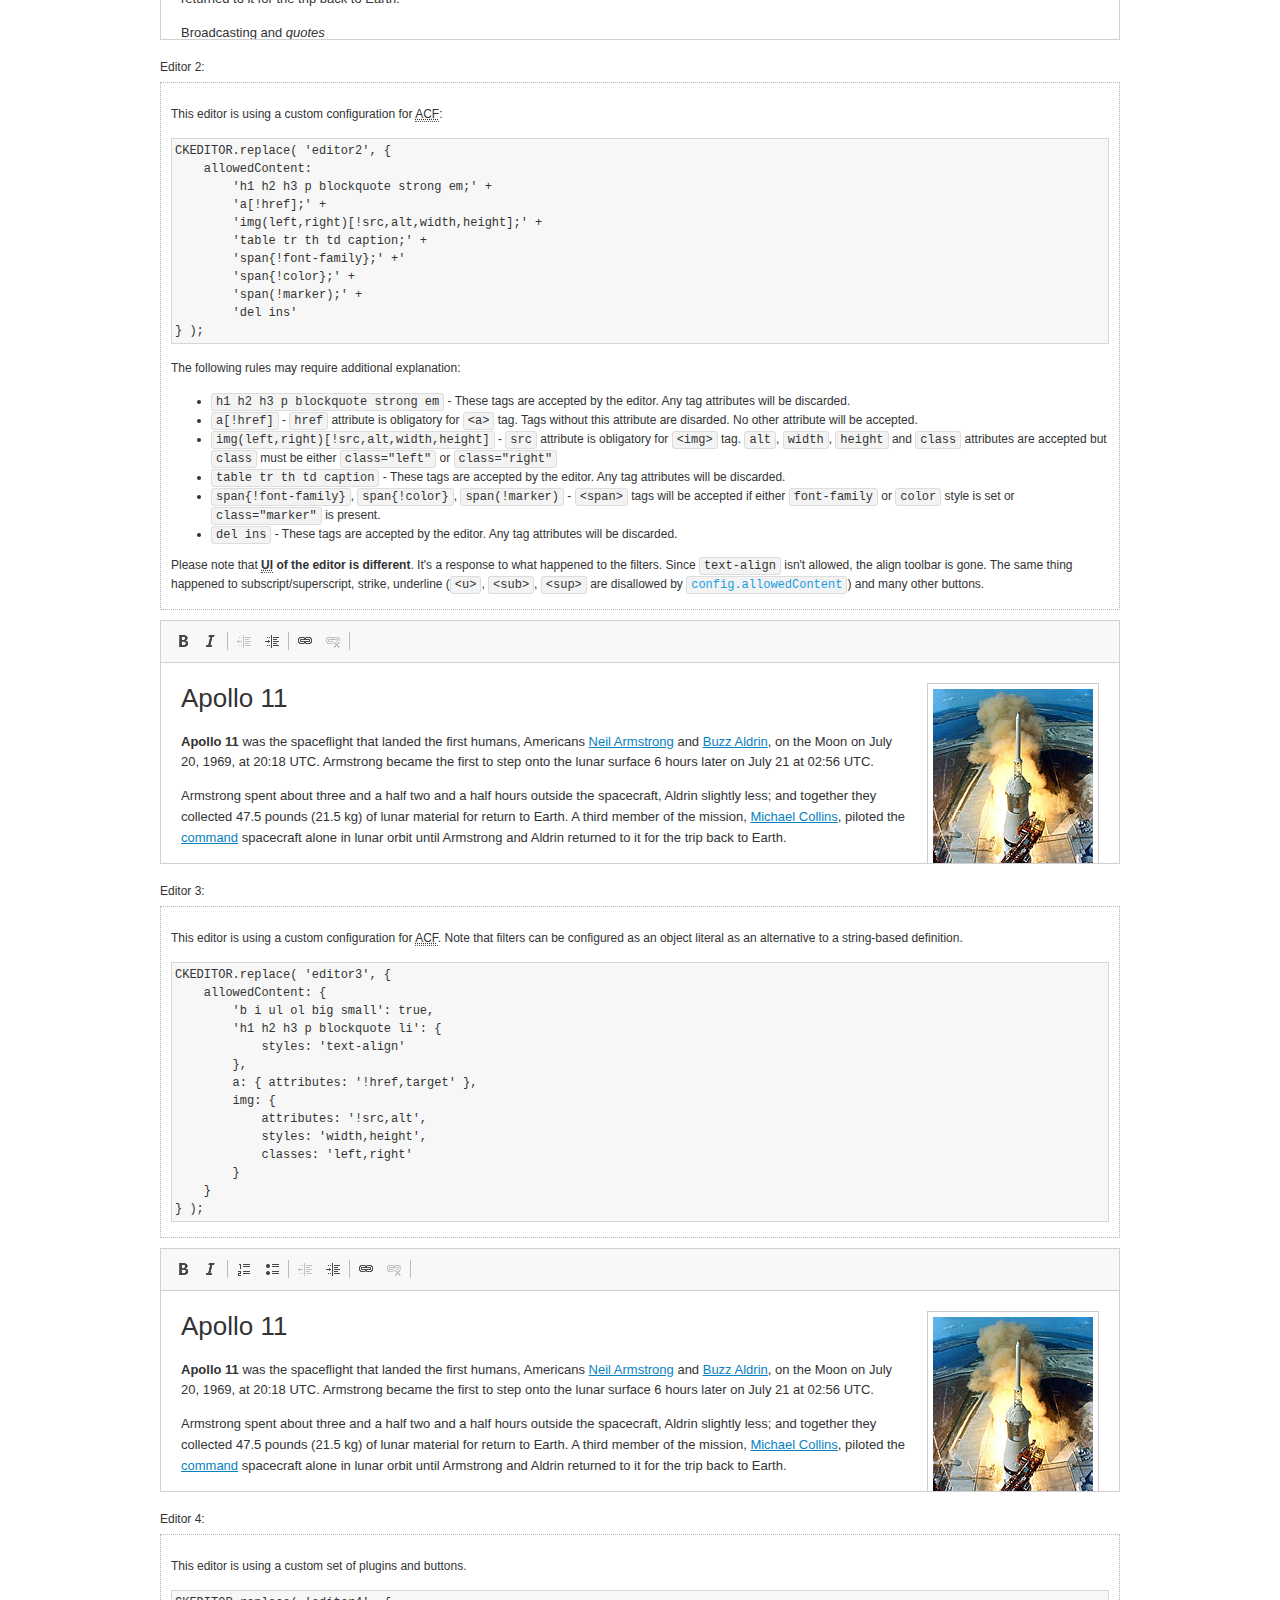
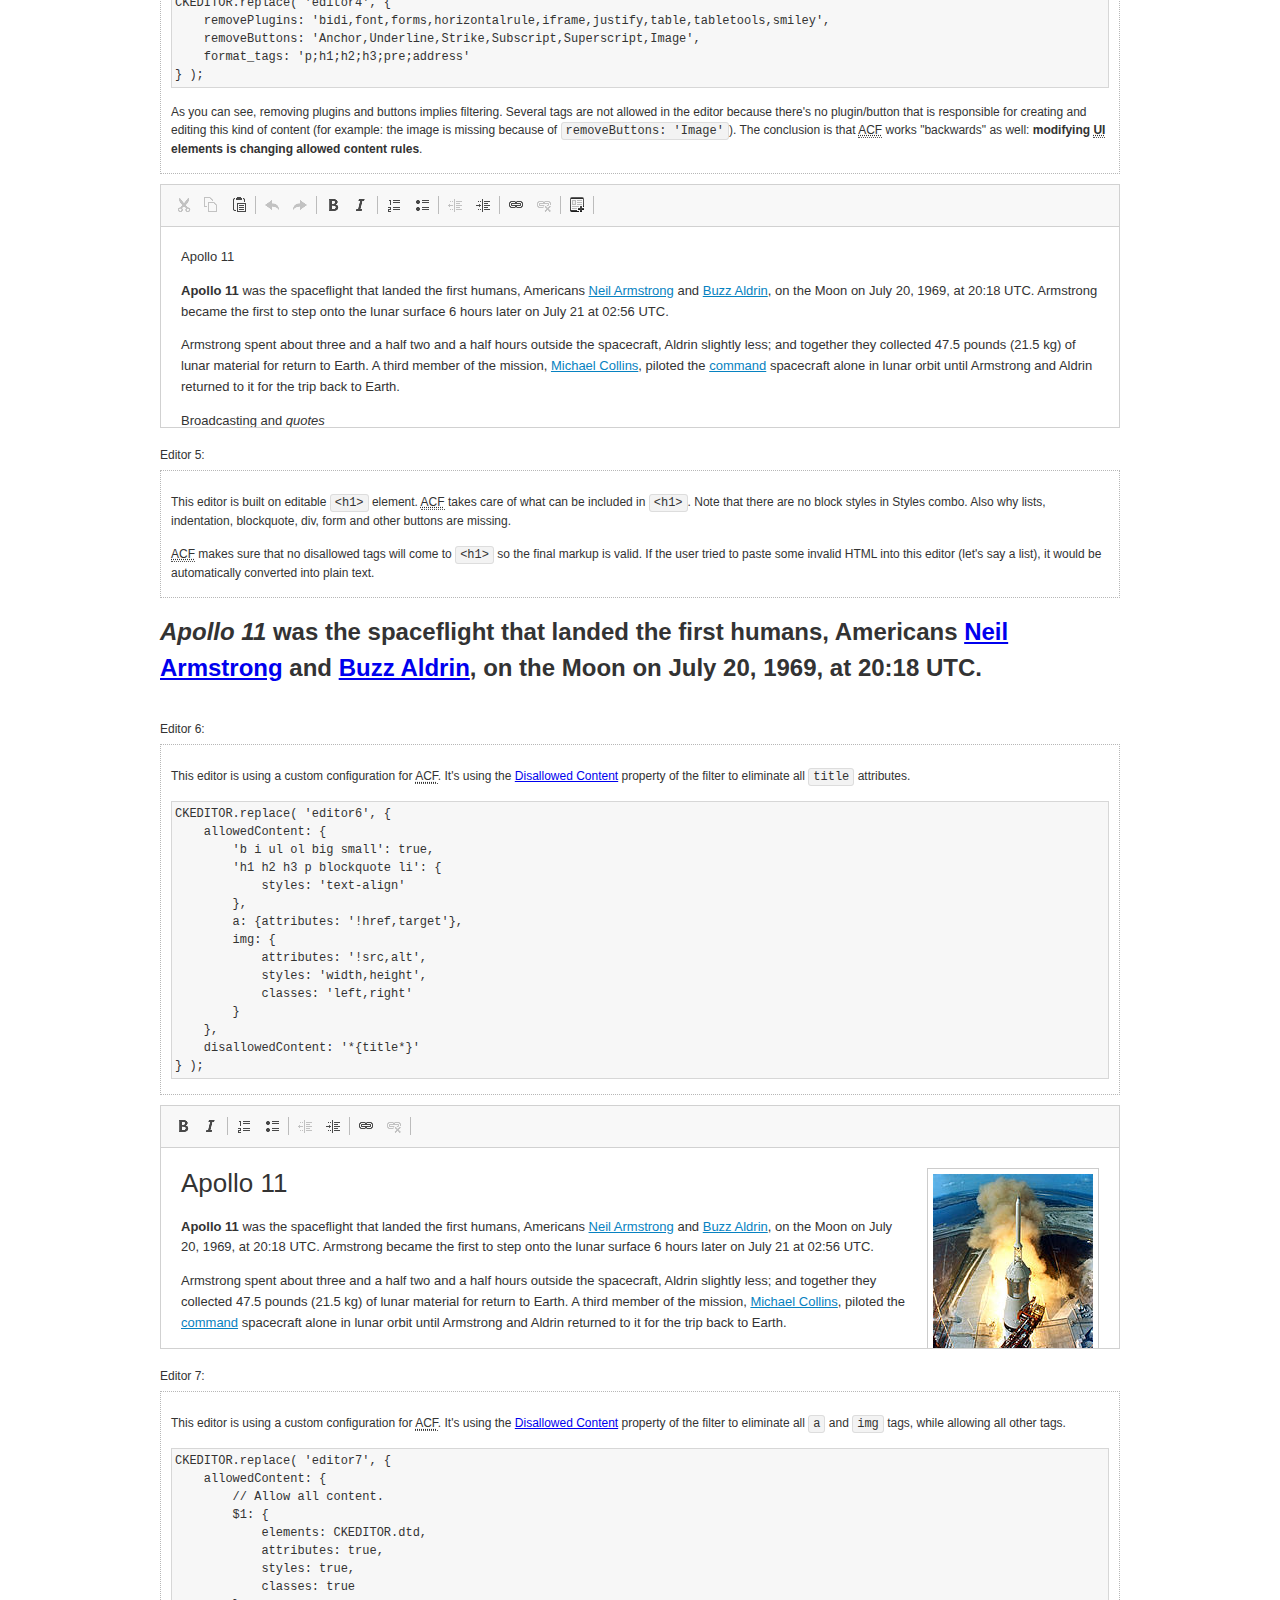
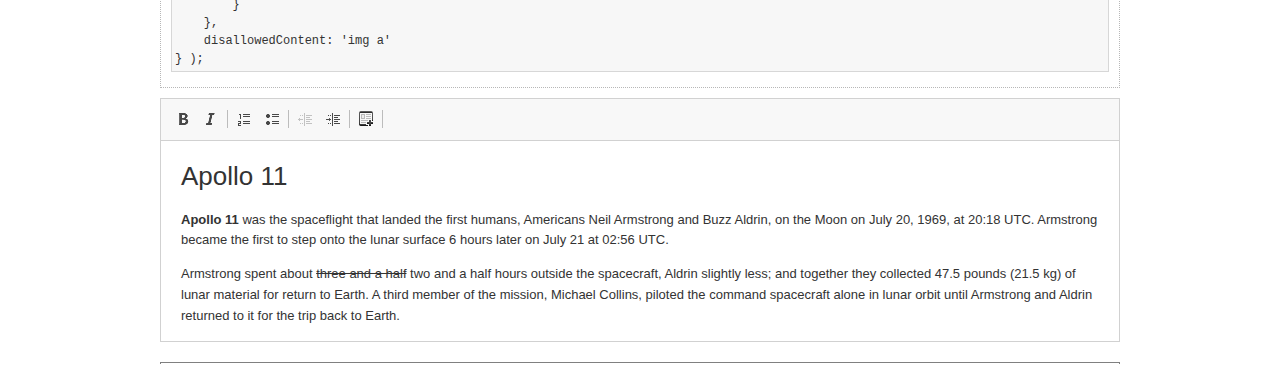
<file: ckeditor/samples/old/datafiltering.html>
<!DOCTYPE html>
<!--
Copyright (c) 2003-2022, CKSource Holding sp. z o.o. All rights reserved.
For licensing, see LICENSE.md or https://ckeditor.com/legal/ckeditor-oss-license
-->
<html lang="en">
<head>
	<meta charset="utf-8">
	<title>Data Filtering &mdash; CKEditor Sample</title>
	<script src="../../ckeditor.js"></script>
	<link rel="stylesheet" href="sample.css">
	<meta name="description" content="Try the latest sample of CKEditor 4 and learn more about customizing your WYSIWYG editor with endless possibilities.">
	<script>
		// Remove advanced tabs for all editors.
		CKEDITOR.config.removeDialogTabs = 'image:advanced;link:advanced;creatediv:advanced;editdiv:advanced';
	</script>
</head>
<body>
	<h1 class="samples">
		<a href="index.html">CKEditor Samples</a> &raquo; Data Filtering and Features Activation
	</h1>
	<div class="warning deprecated">
		This sample is not maintained anymore. Check out its <a href="https://ckeditor.com/docs/ckeditor4/latest/examples/acf.html">brand new version in CKEditor Examples</a>.
	</div>
	<div class="description">
		<p>
			This sample page demonstrates the idea of Advanced Content Filter
			(<abbr title="Advanced Content Filter">ACF</abbr>), a sophisticated
			tool that takes control over what kind of data is accepted by the editor and what
			kind of output is produced.
		</p>
		<h2>When and what is being filtered?</h2>
		<p>
			<abbr title="Advanced Content Filter">ACF</abbr> controls
			<strong>every single source of data</strong> that comes to the editor.
			It process both HTML that is inserted manually (i.e. pasted by the user)
			and programmatically like:
		</p>
<pre class="samples">
editor.setData( '&lt;p&gt;Hello world!&lt;/p&gt;' );
</pre>
		<p>
			<abbr title="Advanced Content Filter">ACF</abbr> discards invalid,
			useless HTML tags and attributes so the editor remains "clean" during
			runtime. <abbr title="Advanced Content Filter">ACF</abbr> behaviour
			can be configured and adjusted for a particular case to prevent the
			output HTML (i.e. in CMS systems) from being polluted.

			This kind of filtering is a first, client-side line of defense
			against "<a href="http://en.wikipedia.org/wiki/Tag_soup">tag soups</a>",
			the tool that precisely restricts which tags, attributes and styles
			are allowed (desired). When properly configured, <abbr title="Advanced Content Filter">ACF</abbr>
			is an easy and fast way to produce a high-quality, intentionally filtered HTML.
		</p>

		<h3>How to configure or disable ACF?</h3>
		<p>
			Advanced Content Filter is enabled by default, working in "automatic mode", yet
			it provides a set of easy rules that allow adjusting filtering rules
			and disabling the entire feature when necessary. The config property
			responsible for this feature is <code><a class="samples"
			href="https://ckeditor.com/docs/ckeditor4/latest/api/CKEDITOR_config.html#cfg-allowedContent">config.allowedContent</a></code>.
		</p>
		<p>
			By "automatic mode" is meant that loaded plugins decide which kind
			of content is enabled and which is not. For example, if the link
			plugin is loaded it implies that <code>&lt;a&gt;</code> tag is
			automatically allowed. Each plugin is given a set
			of predefined <abbr title="Advanced Content Filter">ACF</abbr> rules
			that control the editor until <code><a class="samples"
			href="https://ckeditor.com/docs/ckeditor4/latest/api/CKEDITOR_config.html#cfg-allowedContent">
			config.allowedContent</a></code>
			is defined manually.
		</p>
		<p>
			Let's assume our intention is to restrict the editor to accept (produce) <strong>paragraphs
			only: no attributes, no styles, no other tags</strong>.
			With <abbr title="Advanced Content Filter">ACF</abbr>
			this is very simple. Basically set <code><a class="samples"
			href="https://ckeditor.com/docs/ckeditor4/latest/api/CKEDITOR_config.html#cfg-allowedContent">
			config.allowedContent</a></code> to <code>'p'</code>:
		</p>
<pre class="samples">
var editor = CKEDITOR.replace( <em>textarea_id</em>, {
	<strong>allowedContent: 'p'</strong>
} );
</pre>
		<p>
			Now try to play with allowed content:
		</p>
<pre class="samples">
// Trying to insert disallowed tag and attribute.
editor.setData( '&lt;p <strong>style="color: red"</strong>&gt;Hello <strong>&lt;em&gt;world&lt;/em&gt;</strong>!&lt;/p&gt;' );
alert( editor.getData() );

// Filtered data is returned.
"&lt;p&gt;Hello world!&lt;/p&gt;"
</pre>
		<p>
			What happened? Since <code>config.allowedContent: 'p'</code> is set the editor assumes
			that only plain <code>&lt;p&gt;</code> are accepted. Nothing more. This is why
			<code>style</code> attribute and <code>&lt;em&gt;</code> tag are gone. The same
			filtering would happen if we pasted disallowed HTML into this editor.
		</p>
		<p>
			This is just a small sample of what <abbr title="Advanced Content Filter">ACF</abbr>
			can do. To know more, please refer to the sample section below and
			<a href="https://ckeditor.com/docs/ckeditor4/latest/guide/dev_advanced_content_filter.html">the official Advanced Content Filter guide</a>.
		</p>
		<p>
			You may, of course, want CKEditor to avoid filtering of any kind.
			To get rid of <abbr title="Advanced Content Filter">ACF</abbr>,
			basically set <code><a class="samples"
			href="https://ckeditor.com/docs/ckeditor4/latest/api/CKEDITOR_config.html#cfg-allowedContent">
			config.allowedContent</a></code> to <code>true</code> like this:
		</p>
<pre class="samples">
CKEDITOR.replace( <em>textarea_id</em>, {
	<strong>allowedContent: true</strong>
} );
</pre>

		<h2>Beyond data flow: Features activation</h2>
		<p>
			<abbr title="Advanced Content Filter">ACF</abbr> is far more than
			<abbr title="Input/Output">I/O</abbr> control: the entire
			<abbr title="User Interface">UI</abbr> of the editor is adjusted to what
			filters restrict. For example: if <code>&lt;a&gt;</code> tag is
			<strong>disallowed</strong>
			by <abbr title="Advanced Content Filter">ACF</abbr>,
			then accordingly <code>link</code> command, toolbar button and link dialog
			are also disabled. Editor is smart: it knows which features must be
			removed from the interface to match filtering rules.
		</p>
		<p>
			CKEditor can be far more specific. If <code>&lt;a&gt;</code> tag is
			<strong>allowed</strong> by filtering rules to be used but it is restricted
			to have only one attribute (<code>href</code>)
			<code>config.allowedContent = 'a[!href]'</code>, then
			"Target" tab of the link dialog is automatically disabled as <code>target</code>
			attribute isn't included in <abbr title="Advanced Content Filter">ACF</abbr> rules
			for <code>&lt;a&gt;</code>. This behaviour applies to dialog fields, context
			menus and toolbar buttons.
		</p>

		<h2>Sample configurations</h2>
		<p>
			There are several editor instances below that present different
			<abbr title="Advanced Content Filter">ACF</abbr> setups. <strong>All of them,
			except the inline instance, share the same HTML content</strong> to visualize
			how different filtering rules affect the same input data.
		</p>
	</div>

	<div>
		<label for="editor1">
			Editor 1:
		</label>
		<div class="description">
			<p>
				This editor is using default configuration ("automatic mode"). It means that
				<code><a class="samples"
				href="https://ckeditor.com/docs/ckeditor4/latest/api/CKEDITOR_config.html#cfg-allowedContent">
				config.allowedContent</a></code> is defined by loaded plugins.
				Each plugin extends filtering rules to make it's own associated content
				available for the user.
			</p>
		</div>
		<textarea cols="80" id="editor1" name="editor1" rows="10">
			&lt;h1&gt;&lt;img alt=&quot;Saturn V carrying Apollo 11&quot; class=&quot;right&quot; src=&quot;assets/sample.jpg&quot;/&gt; Apollo 11&lt;/h1&gt; &lt;p&gt;&lt;b&gt;Apollo 11&lt;/b&gt; was the spaceflight that landed the first humans, Americans &lt;a href=&quot;http://en.wikipedia.org/wiki/Neil_Armstrong&quot; title=&quot;Neil Armstrong&quot;&gt;Neil Armstrong&lt;/a&gt; and &lt;a href=&quot;http://en.wikipedia.org/wiki/Buzz_Aldrin&quot; title=&quot;Buzz Aldrin&quot;&gt;Buzz Aldrin&lt;/a&gt;, on the Moon on July 20, 1969, at 20:18 UTC. Armstrong became the first to step onto the lunar surface 6 hours later on July 21 at 02:56 UTC.&lt;/p&gt; &lt;p&gt;Armstrong spent about &lt;s&gt;three and a half&lt;/s&gt; two and a half hours outside the spacecraft, Aldrin slightly less; and together they collected 47.5 pounds (21.5&amp;nbsp;kg) of lunar material for return to Earth. A third member of the mission, &lt;a href=&quot;http://en.wikipedia.org/wiki/Michael_Collins_(astronaut)&quot; title=&quot;Michael Collins (astronaut)&quot;&gt;Michael Collins&lt;/a&gt;, piloted the &lt;a href=&quot;http://en.wikipedia.org/wiki/Apollo_Command/Service_Module&quot; title=&quot;Apollo Command/Service Module&quot;&gt;command&lt;/a&gt; spacecraft alone in lunar orbit until Armstrong and Aldrin returned to it for the trip back to Earth.&lt;/p&gt; &lt;h2&gt;Broadcasting and &lt;em&gt;quotes&lt;/em&gt; &lt;a id=&quot;quotes&quot; name=&quot;quotes&quot;&gt;&lt;/a&gt;&lt;/h2&gt; &lt;p&gt;Broadcast on live TV to a world-wide audience, Armstrong stepped onto the lunar surface and described the event as:&lt;/p&gt; &lt;blockquote&gt;&lt;p&gt;One small step for [a] man, one giant leap for mankind.&lt;/p&gt;&lt;/blockquote&gt; &lt;p&gt;Apollo 11 effectively ended the &lt;a href=&quot;http://en.wikipedia.org/wiki/Space_Race&quot; title=&quot;Space Race&quot;&gt;Space Race&lt;/a&gt; and fulfilled a national goal proposed in 1961 by the late U.S. President &lt;a href=&quot;http://en.wikipedia.org/wiki/John_F._Kennedy&quot; title=&quot;John F. Kennedy&quot;&gt;John F. Kennedy&lt;/a&gt; in a speech before the United States Congress:&lt;/p&gt; &lt;blockquote&gt;&lt;p&gt;[...] before this decade is out, of landing a man on the Moon and returning him safely to the Earth.&lt;/p&gt;&lt;/blockquote&gt; &lt;h2&gt;Technical details &lt;a id=&quot;tech-details&quot; name=&quot;tech-details&quot;&gt;&lt;/a&gt;&lt;/h2&gt; &lt;table align=&quot;right&quot; border=&quot;1&quot; bordercolor=&quot;#ccc&quot; cellpadding=&quot;5&quot; cellspacing=&quot;0&quot; style=&quot;border-collapse:collapse;margin:10px 0 10px 15px;&quot;&gt; &lt;caption&gt;&lt;strong&gt;Mission crew&lt;/strong&gt;&lt;/caption&gt; &lt;thead&gt; &lt;tr&gt; &lt;th scope=&quot;col&quot;&gt;Position&lt;/th&gt; &lt;th scope=&quot;col&quot;&gt;Astronaut&lt;/th&gt; &lt;/tr&gt; &lt;/thead&gt; &lt;tbody&gt; &lt;tr&gt; &lt;td&gt;Commander&lt;/td&gt; &lt;td&gt;Neil A. Armstrong&lt;/td&gt; &lt;/tr&gt; &lt;tr&gt; &lt;td&gt;Command Module Pilot&lt;/td&gt; &lt;td&gt;Michael Collins&lt;/td&gt; &lt;/tr&gt; &lt;tr&gt; &lt;td&gt;Lunar Module Pilot&lt;/td&gt; &lt;td&gt;Edwin &amp;quot;Buzz&amp;quot; E. Aldrin, Jr.&lt;/td&gt; &lt;/tr&gt; &lt;/tbody&gt; &lt;/table&gt; &lt;p&gt;Launched by a &lt;strong&gt;Saturn V&lt;/strong&gt; rocket from &lt;a href=&quot;http://en.wikipedia.org/wiki/Kennedy_Space_Center&quot; title=&quot;Kennedy Space Center&quot;&gt;Kennedy Space Center&lt;/a&gt; in Merritt Island, Florida on July 16, Apollo 11 was the fifth manned mission of &lt;a href=&quot;http://en.wikipedia.org/wiki/NASA&quot; title=&quot;NASA&quot;&gt;NASA&lt;/a&gt;&amp;#39;s Apollo program. The Apollo spacecraft had three parts:&lt;/p&gt; &lt;ol&gt; &lt;li&gt;&lt;strong&gt;Command Module&lt;/strong&gt; with a cabin for the three astronauts which was the only part which landed back on Earth&lt;/li&gt; &lt;li&gt;&lt;strong&gt;Service Module&lt;/strong&gt; which supported the Command Module with propulsion, electrical power, oxygen and water&lt;/li&gt; &lt;li&gt;&lt;strong&gt;Lunar Module&lt;/strong&gt; for landing on the Moon.&lt;/li&gt; &lt;/ol&gt; &lt;p&gt;After being sent to the Moon by the Saturn V&amp;#39;s upper stage, the astronauts separated the spacecraft from it and travelled for three days until they entered into lunar orbit. Armstrong and Aldrin then moved into the Lunar Module and landed in the &lt;a href=&quot;http://en.wikipedia.org/wiki/Mare_Tranquillitatis&quot; title=&quot;Mare Tranquillitatis&quot;&gt;Sea of Tranquility&lt;/a&gt;. They stayed a total of about 21 and a half hours on the lunar surface. After lifting off in the upper part of the Lunar Module and rejoining Collins in the Command Module, they returned to Earth and landed in the &lt;a href=&quot;http://en.wikipedia.org/wiki/Pacific_Ocean&quot; title=&quot;Pacific Ocean&quot;&gt;Pacific Ocean&lt;/a&gt; on July 24.&lt;/p&gt; &lt;hr/&gt; &lt;p style=&quot;text-align: right;&quot;&gt;&lt;small&gt;Source: &lt;a href=&quot;http://en.wikipedia.org/wiki/Apollo_11&quot;&gt;Wikipedia.org&lt;/a&gt;&lt;/small&gt;&lt;/p&gt;
		</textarea>

		<script>

			CKEDITOR.replace( 'editor1' );

		</script>
	</div>

	<br>

	<div>
		<label for="editor2">
			Editor 2:
		</label>
		<div class="description">
			<p>
				This editor is using a custom configuration for
				<abbr title="Advanced Content Filter">ACF</abbr>:
			</p>
<pre class="samples">
CKEDITOR.replace( 'editor2', {
	allowedContent:
		'h1 h2 h3 p blockquote strong em;' +
		'a[!href];' +
		'img(left,right)[!src,alt,width,height];' +
		'table tr th td caption;' +
		'span{!font-family};' +'
		'span{!color};' +
		'span(!marker);' +
		'del ins'
} );
</pre>
			<p>
				The following rules may require additional explanation:
			</p>
			<ul>
				<li>
					<code>h1 h2 h3 p blockquote strong em</code> - These tags
					are accepted by the editor. Any tag attributes will be discarded.
				</li>
				<li>
					<code>a[!href]</code> - <code>href</code> attribute is obligatory
					for <code>&lt;a&gt;</code> tag. Tags without this attribute
					are disarded. No other attribute will be accepted.
				</li>
				<li>
					<code>img(left,right)[!src,alt,width,height]</code> - <code>src</code>
					attribute is obligatory for <code>&lt;img&gt;</code> tag.
					<code>alt</code>, <code>width</code>, <code>height</code>
					and <code>class</code> attributes are accepted but
					<code>class</code> must be either <code>class="left"</code>
					or <code>class="right"</code>
				</li>
				<li>
					<code>table tr th td caption</code> - These tags
					are accepted by the editor. Any tag attributes will be discarded.
				</li>
				<li>
					<code>span{!font-family}</code>, <code>span{!color}</code>,
					<code>span(!marker)</code> - <code>&lt;span&gt;</code> tags
					will be accepted if either <code>font-family</code> or
					<code>color</code> style is set or <code>class="marker"</code>
					is present.
				</li>
				<li>
					<code>del ins</code> - These tags
					are accepted by the editor. Any tag attributes will be discarded.
				</li>
			</ul>
			<p>
				Please note that <strong><abbr title="User Interface">UI</abbr> of the
				editor is different</strong>. It's a response to what happened to the filters.
				Since <code>text-align</code> isn't allowed, the align toolbar is gone.
				The same thing happened to subscript/superscript, strike, underline
				(<code>&lt;u&gt;</code>, <code>&lt;sub&gt;</code>, <code>&lt;sup&gt;</code>
				are disallowed by <code><a class="samples"
				href="https://ckeditor.com/docs/ckeditor4/latest/api/CKEDITOR_config.html#cfg-allowedContent">
				config.allowedContent</a></code>) and many other buttons.
			</p>
		</div>
		<textarea cols="80" id="editor2" name="editor2" rows="10">
			&lt;h1&gt;&lt;img alt=&quot;Saturn V carrying Apollo 11&quot; class=&quot;right&quot; src=&quot;assets/sample.jpg&quot;/&gt; Apollo 11&lt;/h1&gt; &lt;p&gt;&lt;b&gt;Apollo 11&lt;/b&gt; was the spaceflight that landed the first humans, Americans &lt;a href=&quot;http://en.wikipedia.org/wiki/Neil_Armstrong&quot; title=&quot;Neil Armstrong&quot;&gt;Neil Armstrong&lt;/a&gt; and &lt;a href=&quot;http://en.wikipedia.org/wiki/Buzz_Aldrin&quot; title=&quot;Buzz Aldrin&quot;&gt;Buzz Aldrin&lt;/a&gt;, on the Moon on July 20, 1969, at 20:18 UTC. Armstrong became the first to step onto the lunar surface 6 hours later on July 21 at 02:56 UTC.&lt;/p&gt; &lt;p&gt;Armstrong spent about &lt;s&gt;three and a half&lt;/s&gt; two and a half hours outside the spacecraft, Aldrin slightly less; and together they collected 47.5 pounds (21.5&amp;nbsp;kg) of lunar material for return to Earth. A third member of the mission, &lt;a href=&quot;http://en.wikipedia.org/wiki/Michael_Collins_(astronaut)&quot; title=&quot;Michael Collins (astronaut)&quot;&gt;Michael Collins&lt;/a&gt;, piloted the &lt;a href=&quot;http://en.wikipedia.org/wiki/Apollo_Command/Service_Module&quot; title=&quot;Apollo Command/Service Module&quot;&gt;command&lt;/a&gt; spacecraft alone in lunar orbit until Armstrong and Aldrin returned to it for the trip back to Earth.&lt;/p&gt; &lt;h2&gt;Broadcasting and &lt;em&gt;quotes&lt;/em&gt; &lt;a id=&quot;quotes&quot; name=&quot;quotes&quot;&gt;&lt;/a&gt;&lt;/h2&gt; &lt;p&gt;Broadcast on live TV to a world-wide audience, Armstrong stepped onto the lunar surface and described the event as:&lt;/p&gt; &lt;blockquote&gt;&lt;p&gt;One small step for [a] man, one giant leap for mankind.&lt;/p&gt;&lt;/blockquote&gt; &lt;p&gt;Apollo 11 effectively ended the &lt;a href=&quot;http://en.wikipedia.org/wiki/Space_Race&quot; title=&quot;Space Race&quot;&gt;Space Race&lt;/a&gt; and fulfilled a national goal proposed in 1961 by the late U.S. President &lt;a href=&quot;http://en.wikipedia.org/wiki/John_F._Kennedy&quot; title=&quot;John F. Kennedy&quot;&gt;John F. Kennedy&lt;/a&gt; in a speech before the United States Congress:&lt;/p&gt; &lt;blockquote&gt;&lt;p&gt;[...] before this decade is out, of landing a man on the Moon and returning him safely to the Earth.&lt;/p&gt;&lt;/blockquote&gt; &lt;h2&gt;Technical details &lt;a id=&quot;tech-details&quot; name=&quot;tech-details&quot;&gt;&lt;/a&gt;&lt;/h2&gt; &lt;table align=&quot;right&quot; border=&quot;1&quot; bordercolor=&quot;#ccc&quot; cellpadding=&quot;5&quot; cellspacing=&quot;0&quot; style=&quot;border-collapse:collapse;margin:10px 0 10px 15px;&quot;&gt; &lt;caption&gt;&lt;strong&gt;Mission crew&lt;/strong&gt;&lt;/caption&gt; &lt;thead&gt; &lt;tr&gt; &lt;th scope=&quot;col&quot;&gt;Position&lt;/th&gt; &lt;th scope=&quot;col&quot;&gt;Astronaut&lt;/th&gt; &lt;/tr&gt; &lt;/thead&gt; &lt;tbody&gt; &lt;tr&gt; &lt;td&gt;Commander&lt;/td&gt; &lt;td&gt;Neil A. Armstrong&lt;/td&gt; &lt;/tr&gt; &lt;tr&gt; &lt;td&gt;Command Module Pilot&lt;/td&gt; &lt;td&gt;Michael Collins&lt;/td&gt; &lt;/tr&gt; &lt;tr&gt; &lt;td&gt;Lunar Module Pilot&lt;/td&gt; &lt;td&gt;Edwin &amp;quot;Buzz&amp;quot; E. Aldrin, Jr.&lt;/td&gt; &lt;/tr&gt; &lt;/tbody&gt; &lt;/table&gt; &lt;p&gt;Launched by a &lt;strong&gt;Saturn V&lt;/strong&gt; rocket from &lt;a href=&quot;http://en.wikipedia.org/wiki/Kennedy_Space_Center&quot; title=&quot;Kennedy Space Center&quot;&gt;Kennedy Space Center&lt;/a&gt; in Merritt Island, Florida on July 16, Apollo 11 was the fifth manned mission of &lt;a href=&quot;http://en.wikipedia.org/wiki/NASA&quot; title=&quot;NASA&quot;&gt;NASA&lt;/a&gt;&amp;#39;s Apollo program. The Apollo spacecraft had three parts:&lt;/p&gt; &lt;ol&gt; &lt;li&gt;&lt;strong&gt;Command Module&lt;/strong&gt; with a cabin for the three astronauts which was the only part which landed back on Earth&lt;/li&gt; &lt;li&gt;&lt;strong&gt;Service Module&lt;/strong&gt; which supported the Command Module with propulsion, electrical power, oxygen and water&lt;/li&gt; &lt;li&gt;&lt;strong&gt;Lunar Module&lt;/strong&gt; for landing on the Moon.&lt;/li&gt; &lt;/ol&gt; &lt;p&gt;After being sent to the Moon by the Saturn V&amp;#39;s upper stage, the astronauts separated the spacecraft from it and travelled for three days until they entered into lunar orbit. Armstrong and Aldrin then moved into the Lunar Module and landed in the &lt;a href=&quot;http://en.wikipedia.org/wiki/Mare_Tranquillitatis&quot; title=&quot;Mare Tranquillitatis&quot;&gt;Sea of Tranquility&lt;/a&gt;. They stayed a total of about 21 and a half hours on the lunar surface. After lifting off in the upper part of the Lunar Module and rejoining Collins in the Command Module, they returned to Earth and landed in the &lt;a href=&quot;http://en.wikipedia.org/wiki/Pacific_Ocean&quot; title=&quot;Pacific Ocean&quot;&gt;Pacific Ocean&lt;/a&gt; on July 24.&lt;/p&gt; &lt;hr/&gt; &lt;p style=&quot;text-align: right;&quot;&gt;&lt;small&gt;Source: &lt;a href=&quot;http://en.wikipedia.org/wiki/Apollo_11&quot;&gt;Wikipedia.org&lt;/a&gt;&lt;/small&gt;&lt;/p&gt;
		</textarea>
		<script>

			CKEDITOR.replace( 'editor2', {
				allowedContent:
					'h1 h2 h3 p blockquote strong em;' +
					'a[!href];' +
					'img(left,right)[!src,alt,width,height];' +
					'table tr th td caption;' +
					'span{!font-family};' +
					'span{!color};' +
					'span(!marker);' +
					'del ins'
			} );

		</script>
	</div>

	<br>

	<div>
		<label for="editor3">
			Editor 3:
		</label>
		<div class="description">
			<p>
				This editor is using a custom configuration for
				<abbr title="Advanced Content Filter">ACF</abbr>.
				Note that filters can be configured as an object literal
				as an alternative to a string-based definition.
			</p>
<pre class="samples">
CKEDITOR.replace( 'editor3', {
	allowedContent: {
		'b i ul ol big small': true,
		'h1 h2 h3 p blockquote li': {
			styles: 'text-align'
		},
		a: { attributes: '!href,target' },
		img: {
			attributes: '!src,alt',
			styles: 'width,height',
			classes: 'left,right'
		}
	}
} );
</pre>
		</div>
		<textarea cols="80" id="editor3" name="editor3" rows="10">
			&lt;h1&gt;&lt;img alt=&quot;Saturn V carrying Apollo 11&quot; class=&quot;right&quot; src=&quot;assets/sample.jpg&quot;/&gt; Apollo 11&lt;/h1&gt; &lt;p&gt;&lt;b&gt;Apollo 11&lt;/b&gt; was the spaceflight that landed the first humans, Americans &lt;a href=&quot;http://en.wikipedia.org/wiki/Neil_Armstrong&quot; title=&quot;Neil Armstrong&quot;&gt;Neil Armstrong&lt;/a&gt; and &lt;a href=&quot;http://en.wikipedia.org/wiki/Buzz_Aldrin&quot; title=&quot;Buzz Aldrin&quot;&gt;Buzz Aldrin&lt;/a&gt;, on the Moon on July 20, 1969, at 20:18 UTC. Armstrong became the first to step onto the lunar surface 6 hours later on July 21 at 02:56 UTC.&lt;/p&gt; &lt;p&gt;Armstrong spent about &lt;s&gt;three and a half&lt;/s&gt; two and a half hours outside the spacecraft, Aldrin slightly less; and together they collected 47.5 pounds (21.5&amp;nbsp;kg) of lunar material for return to Earth. A third member of the mission, &lt;a href=&quot;http://en.wikipedia.org/wiki/Michael_Collins_(astronaut)&quot; title=&quot;Michael Collins (astronaut)&quot;&gt;Michael Collins&lt;/a&gt;, piloted the &lt;a href=&quot;http://en.wikipedia.org/wiki/Apollo_Command/Service_Module&quot; title=&quot;Apollo Command/Service Module&quot;&gt;command&lt;/a&gt; spacecraft alone in lunar orbit until Armstrong and Aldrin returned to it for the trip back to Earth.&lt;/p&gt; &lt;h2&gt;Broadcasting and &lt;em&gt;quotes&lt;/em&gt; &lt;a id=&quot;quotes&quot; name=&quot;quotes&quot;&gt;&lt;/a&gt;&lt;/h2&gt; &lt;p&gt;Broadcast on live TV to a world-wide audience, Armstrong stepped onto the lunar surface and described the event as:&lt;/p&gt; &lt;blockquote&gt;&lt;p&gt;One small step for [a] man, one giant leap for mankind.&lt;/p&gt;&lt;/blockquote&gt; &lt;p&gt;Apollo 11 effectively ended the &lt;a href=&quot;http://en.wikipedia.org/wiki/Space_Race&quot; title=&quot;Space Race&quot;&gt;Space Race&lt;/a&gt; and fulfilled a national goal proposed in 1961 by the late U.S. President &lt;a href=&quot;http://en.wikipedia.org/wiki/John_F._Kennedy&quot; title=&quot;John F. Kennedy&quot;&gt;John F. Kennedy&lt;/a&gt; in a speech before the United States Congress:&lt;/p&gt; &lt;blockquote&gt;&lt;p&gt;[...] before this decade is out, of landing a man on the Moon and returning him safely to the Earth.&lt;/p&gt;&lt;/blockquote&gt; &lt;h2&gt;Technical details &lt;a id=&quot;tech-details&quot; name=&quot;tech-details&quot;&gt;&lt;/a&gt;&lt;/h2&gt; &lt;table align=&quot;right&quot; border=&quot;1&quot; bordercolor=&quot;#ccc&quot; cellpadding=&quot;5&quot; cellspacing=&quot;0&quot; style=&quot;border-collapse:collapse;margin:10px 0 10px 15px;&quot;&gt; &lt;caption&gt;&lt;strong&gt;Mission crew&lt;/strong&gt;&lt;/caption&gt; &lt;thead&gt; &lt;tr&gt; &lt;th scope=&quot;col&quot;&gt;Position&lt;/th&gt; &lt;th scope=&quot;col&quot;&gt;Astronaut&lt;/th&gt; &lt;/tr&gt; &lt;/thead&gt; &lt;tbody&gt; &lt;tr&gt; &lt;td&gt;Commander&lt;/td&gt; &lt;td&gt;Neil A. Armstrong&lt;/td&gt; &lt;/tr&gt; &lt;tr&gt; &lt;td&gt;Command Module Pilot&lt;/td&gt; &lt;td&gt;Michael Collins&lt;/td&gt; &lt;/tr&gt; &lt;tr&gt; &lt;td&gt;Lunar Module Pilot&lt;/td&gt; &lt;td&gt;Edwin &amp;quot;Buzz&amp;quot; E. Aldrin, Jr.&lt;/td&gt; &lt;/tr&gt; &lt;/tbody&gt; &lt;/table&gt; &lt;p&gt;Launched by a &lt;strong&gt;Saturn V&lt;/strong&gt; rocket from &lt;a href=&quot;http://en.wikipedia.org/wiki/Kennedy_Space_Center&quot; title=&quot;Kennedy Space Center&quot;&gt;Kennedy Space Center&lt;/a&gt; in Merritt Island, Florida on July 16, Apollo 11 was the fifth manned mission of &lt;a href=&quot;http://en.wikipedia.org/wiki/NASA&quot; title=&quot;NASA&quot;&gt;NASA&lt;/a&gt;&amp;#39;s Apollo program. The Apollo spacecraft had three parts:&lt;/p&gt; &lt;ol&gt; &lt;li&gt;&lt;strong&gt;Command Module&lt;/strong&gt; with a cabin for the three astronauts which was the only part which landed back on Earth&lt;/li&gt; &lt;li&gt;&lt;strong&gt;Service Module&lt;/strong&gt; which supported the Command Module with propulsion, electrical power, oxygen and water&lt;/li&gt; &lt;li&gt;&lt;strong&gt;Lunar Module&lt;/strong&gt; for landing on the Moon.&lt;/li&gt; &lt;/ol&gt; &lt;p&gt;After being sent to the Moon by the Saturn V&amp;#39;s upper stage, the astronauts separated the spacecraft from it and travelled for three days until they entered into lunar orbit. Armstrong and Aldrin then moved into the Lunar Module and landed in the &lt;a href=&quot;http://en.wikipedia.org/wiki/Mare_Tranquillitatis&quot; title=&quot;Mare Tranquillitatis&quot;&gt;Sea of Tranquility&lt;/a&gt;. They stayed a total of about 21 and a half hours on the lunar surface. After lifting off in the upper part of the Lunar Module and rejoining Collins in the Command Module, they returned to Earth and landed in the &lt;a href=&quot;http://en.wikipedia.org/wiki/Pacific_Ocean&quot; title=&quot;Pacific Ocean&quot;&gt;Pacific Ocean&lt;/a&gt; on July 24.&lt;/p&gt; &lt;hr/&gt; &lt;p style=&quot;text-align: right;&quot;&gt;&lt;small&gt;Source: &lt;a href=&quot;http://en.wikipedia.org/wiki/Apollo_11&quot;&gt;Wikipedia.org&lt;/a&gt;&lt;/small&gt;&lt;/p&gt;
		</textarea>
		<script>

			CKEDITOR.replace( 'editor3', {
				allowedContent: {
					'b i ul ol big small': true,
					'h1 h2 h3 p blockquote li': {
						styles: 'text-align'
					},
					a: { attributes: '!href,target' },
					img: {
						attributes: '!src,alt',
						styles: 'width,height',
						classes: 'left,right'
					}
				}
			} );

		</script>
	</div>

	<br>

	<div>
		<label for="editor4">
			Editor 4:
		</label>
		<div class="description">
			<p>
				This editor is using a custom set of plugins and buttons.
			</p>
<pre class="samples">
CKEDITOR.replace( 'editor4', {
	removePlugins: 'bidi,font,forms,horizontalrule,iframe,justify,table,tabletools,smiley',
	removeButtons: 'Anchor,Underline,Strike,Subscript,Superscript,Image',
	format_tags: 'p;h1;h2;h3;pre;address'
} );
</pre>
			<p>
				As you can see, removing plugins and buttons implies filtering.
				Several tags are not allowed in the editor because there's no
				plugin/button that is responsible for creating and editing this
				kind of content (for example: the image is missing because
				of <code>removeButtons: 'Image'</code>). The conclusion is that
				<abbr title="Advanced Content Filter">ACF</abbr> works "backwards"
				as well: <strong>modifying <abbr title="User Interface">UI</abbr>
				elements is changing allowed content rules</strong>.
			</p>
		</div>
		<textarea cols="80" id="editor4" name="editor4" rows="10">
			&lt;h1&gt;&lt;img alt=&quot;Saturn V carrying Apollo 11&quot; class=&quot;right&quot; src=&quot;assets/sample.jpg&quot;/&gt; Apollo 11&lt;/h1&gt; &lt;p&gt;&lt;b&gt;Apollo 11&lt;/b&gt; was the spaceflight that landed the first humans, Americans &lt;a href=&quot;http://en.wikipedia.org/wiki/Neil_Armstrong&quot; title=&quot;Neil Armstrong&quot;&gt;Neil Armstrong&lt;/a&gt; and &lt;a href=&quot;http://en.wikipedia.org/wiki/Buzz_Aldrin&quot; title=&quot;Buzz Aldrin&quot;&gt;Buzz Aldrin&lt;/a&gt;, on the Moon on July 20, 1969, at 20:18 UTC. Armstrong became the first to step onto the lunar surface 6 hours later on July 21 at 02:56 UTC.&lt;/p&gt; &lt;p&gt;Armstrong spent about &lt;s&gt;three and a half&lt;/s&gt; two and a half hours outside the spacecraft, Aldrin slightly less; and together they collected 47.5 pounds (21.5&amp;nbsp;kg) of lunar material for return to Earth. A third member of the mission, &lt;a href=&quot;http://en.wikipedia.org/wiki/Michael_Collins_(astronaut)&quot; title=&quot;Michael Collins (astronaut)&quot;&gt;Michael Collins&lt;/a&gt;, piloted the &lt;a href=&quot;http://en.wikipedia.org/wiki/Apollo_Command/Service_Module&quot; title=&quot;Apollo Command/Service Module&quot;&gt;command&lt;/a&gt; spacecraft alone in lunar orbit until Armstrong and Aldrin returned to it for the trip back to Earth.&lt;/p&gt; &lt;h2&gt;Broadcasting and &lt;em&gt;quotes&lt;/em&gt; &lt;a id=&quot;quotes&quot; name=&quot;quotes&quot;&gt;&lt;/a&gt;&lt;/h2&gt; &lt;p&gt;Broadcast on live TV to a world-wide audience, Armstrong stepped onto the lunar surface and described the event as:&lt;/p&gt; &lt;blockquote&gt;&lt;p&gt;One small step for [a] man, one giant leap for mankind.&lt;/p&gt;&lt;/blockquote&gt; &lt;p&gt;Apollo 11 effectively ended the &lt;a href=&quot;http://en.wikipedia.org/wiki/Space_Race&quot; title=&quot;Space Race&quot;&gt;Space Race&lt;/a&gt; and fulfilled a national goal proposed in 1961 by the late U.S. President &lt;a href=&quot;http://en.wikipedia.org/wiki/John_F._Kennedy&quot; title=&quot;John F. Kennedy&quot;&gt;John F. Kennedy&lt;/a&gt; in a speech before the United States Congress:&lt;/p&gt; &lt;blockquote&gt;&lt;p&gt;[...] before this decade is out, of landing a man on the Moon and returning him safely to the Earth.&lt;/p&gt;&lt;/blockquote&gt; &lt;h2&gt;Technical details &lt;a id=&quot;tech-details&quot; name=&quot;tech-details&quot;&gt;&lt;/a&gt;&lt;/h2&gt; &lt;table align=&quot;right&quot; border=&quot;1&quot; bordercolor=&quot;#ccc&quot; cellpadding=&quot;5&quot; cellspacing=&quot;0&quot; style=&quot;border-collapse:collapse;margin:10px 0 10px 15px;&quot;&gt; &lt;caption&gt;&lt;strong&gt;Mission crew&lt;/strong&gt;&lt;/caption&gt; &lt;thead&gt; &lt;tr&gt; &lt;th scope=&quot;col&quot;&gt;Position&lt;/th&gt; &lt;th scope=&quot;col&quot;&gt;Astronaut&lt;/th&gt; &lt;/tr&gt; &lt;/thead&gt; &lt;tbody&gt; &lt;tr&gt; &lt;td&gt;Commander&lt;/td&gt; &lt;td&gt;Neil A. Armstrong&lt;/td&gt; &lt;/tr&gt; &lt;tr&gt; &lt;td&gt;Command Module Pilot&lt;/td&gt; &lt;td&gt;Michael Collins&lt;/td&gt; &lt;/tr&gt; &lt;tr&gt; &lt;td&gt;Lunar Module Pilot&lt;/td&gt; &lt;td&gt;Edwin &amp;quot;Buzz&amp;quot; E. Aldrin, Jr.&lt;/td&gt; &lt;/tr&gt; &lt;/tbody&gt; &lt;/table&gt; &lt;p&gt;Launched by a &lt;strong&gt;Saturn V&lt;/strong&gt; rocket from &lt;a href=&quot;http://en.wikipedia.org/wiki/Kennedy_Space_Center&quot; title=&quot;Kennedy Space Center&quot;&gt;Kennedy Space Center&lt;/a&gt; in Merritt Island, Florida on July 16, Apollo 11 was the fifth manned mission of &lt;a href=&quot;http://en.wikipedia.org/wiki/NASA&quot; title=&quot;NASA&quot;&gt;NASA&lt;/a&gt;&amp;#39;s Apollo program. The Apollo spacecraft had three parts:&lt;/p&gt; &lt;ol&gt; &lt;li&gt;&lt;strong&gt;Command Module&lt;/strong&gt; with a cabin for the three astronauts which was the only part which landed back on Earth&lt;/li&gt; &lt;li&gt;&lt;strong&gt;Service Module&lt;/strong&gt; which supported the Command Module with propulsion, electrical power, oxygen and water&lt;/li&gt; &lt;li&gt;&lt;strong&gt;Lunar Module&lt;/strong&gt; for landing on the Moon.&lt;/li&gt; &lt;/ol&gt; &lt;p&gt;After being sent to the Moon by the Saturn V&amp;#39;s upper stage, the astronauts separated the spacecraft from it and travelled for three days until they entered into lunar orbit. Armstrong and Aldrin then moved into the Lunar Module and landed in the &lt;a href=&quot;http://en.wikipedia.org/wiki/Mare_Tranquillitatis&quot; title=&quot;Mare Tranquillitatis&quot;&gt;Sea of Tranquility&lt;/a&gt;. They stayed a total of about 21 and a half hours on the lunar surface. After lifting off in the upper part of the Lunar Module and rejoining Collins in the Command Module, they returned to Earth and landed in the &lt;a href=&quot;http://en.wikipedia.org/wiki/Pacific_Ocean&quot; title=&quot;Pacific Ocean&quot;&gt;Pacific Ocean&lt;/a&gt; on July 24.&lt;/p&gt; &lt;hr/&gt; &lt;p style=&quot;text-align: right;&quot;&gt;&lt;small&gt;Source: &lt;a href=&quot;http://en.wikipedia.org/wiki/Apollo_11&quot;&gt;Wikipedia.org&lt;/a&gt;&lt;/small&gt;&lt;/p&gt;
		</textarea>
		<script>

			CKEDITOR.replace( 'editor4', {
				removePlugins: 'bidi,div,font,forms,horizontalrule,iframe,justify,table,tabletools,smiley',
				removeButtons: 'Anchor,Underline,Strike,Subscript,Superscript,Image',
				format_tags: 'p;h1;h2;h3;pre;address'
			} );

		</script>
	</div>

	<br>

	<div>
		<label for="editor5">
			Editor 5:
		</label>
		<div class="description">
			<p>
				This editor is built on editable <code>&lt;h1&gt;</code> element.
				<abbr title="Advanced Content Filter">ACF</abbr> takes care of
				what can be included in <code>&lt;h1&gt;</code>. Note that there
				are no block styles in Styles combo. Also why lists, indentation,
				blockquote, div, form and other buttons are missing.
			</p>
			<p>
				<abbr title="Advanced Content Filter">ACF</abbr> makes sure that
				no disallowed tags will come to <code>&lt;h1&gt;</code> so the final
				markup is valid. If the user tried to paste some invalid HTML
				into this editor (let's say a list), it would be automatically
				converted into plain text.
			</p>
		</div>
		<h1 id="editor5" contenteditable="true">
			<em>Apollo 11</em> was the spaceflight that landed the first humans, Americans <a href="http://en.wikipedia.org/wiki/Neil_Armstrong" title="Neil Armstrong">Neil Armstrong</a> and <a href="http://en.wikipedia.org/wiki/Buzz_Aldrin" title="Buzz Aldrin">Buzz Aldrin</a>, on the Moon on July 20, 1969, at 20:18 UTC.
		</h1>
	</div>

	<br>

	<div>
		<label for="editor3">
			Editor 6:
		</label>
		<div class="description">
			<p>
				This editor is using a custom configuration for <abbr title="Advanced Content Filter">ACF</abbr>.
				It's using the <a href="https://ckeditor.com/docs/ckeditor4/latest/guide/dev_disallowed_content.html" rel="noopener noreferrer" target="_blank">
				Disallowed Content</a> property of the filter to eliminate all <code>title</code> attributes.
			</p>

<pre class="samples">
CKEDITOR.replace( 'editor6', {
	allowedContent: {
		'b i ul ol big small': true,
		'h1 h2 h3 p blockquote li': {
			styles: 'text-align'
		},
		a: {attributes: '!href,target'},
		img: {
			attributes: '!src,alt',
			styles: 'width,height',
			classes: 'left,right'
		}
	},
	disallowedContent: '*{title*}'
} );
</pre>
		</div>
		<textarea cols="80" id="editor6" name="editor6" rows="10">
			&lt;h1&gt;&lt;img alt=&quot;Saturn V carrying Apollo 11&quot; class=&quot;right&quot; src=&quot;assets/sample.jpg&quot;/&gt; Apollo 11&lt;/h1&gt; &lt;p&gt;&lt;b&gt;Apollo 11&lt;/b&gt; was the spaceflight that landed the first humans, Americans &lt;a href=&quot;http://en.wikipedia.org/wiki/Neil_Armstrong&quot; title=&quot;Neil Armstrong&quot;&gt;Neil Armstrong&lt;/a&gt; and &lt;a href=&quot;http://en.wikipedia.org/wiki/Buzz_Aldrin&quot; title=&quot;Buzz Aldrin&quot;&gt;Buzz Aldrin&lt;/a&gt;, on the Moon on July 20, 1969, at 20:18 UTC. Armstrong became the first to step onto the lunar surface 6 hours later on July 21 at 02:56 UTC.&lt;/p&gt; &lt;p&gt;Armstrong spent about &lt;s&gt;three and a half&lt;/s&gt; two and a half hours outside the spacecraft, Aldrin slightly less; and together they collected 47.5 pounds (21.5&amp;nbsp;kg) of lunar material for return to Earth. A third member of the mission, &lt;a href=&quot;http://en.wikipedia.org/wiki/Michael_Collins_(astronaut)&quot; title=&quot;Michael Collins (astronaut)&quot;&gt;Michael Collins&lt;/a&gt;, piloted the &lt;a href=&quot;http://en.wikipedia.org/wiki/Apollo_Command/Service_Module&quot; title=&quot;Apollo Command/Service Module&quot;&gt;command&lt;/a&gt; spacecraft alone in lunar orbit until Armstrong and Aldrin returned to it for the trip back to Earth.&lt;/p&gt; &lt;h2&gt;Broadcasting and &lt;em&gt;quotes&lt;/em&gt; &lt;a id=&quot;quotes&quot; name=&quot;quotes&quot;&gt;&lt;/a&gt;&lt;/h2&gt; &lt;p&gt;Broadcast on live TV to a world-wide audience, Armstrong stepped onto the lunar surface and described the event as:&lt;/p&gt; &lt;blockquote&gt;&lt;p&gt;One small step for [a] man, one giant leap for mankind.&lt;/p&gt;&lt;/blockquote&gt; &lt;p&gt;Apollo 11 effectively ended the &lt;a href=&quot;http://en.wikipedia.org/wiki/Space_Race&quot; title=&quot;Space Race&quot;&gt;Space Race&lt;/a&gt; and fulfilled a national goal proposed in 1961 by the late U.S. President &lt;a href=&quot;http://en.wikipedia.org/wiki/John_F._Kennedy&quot; title=&quot;John F. Kennedy&quot;&gt;John F. Kennedy&lt;/a&gt; in a speech before the United States Congress:&lt;/p&gt; &lt;blockquote&gt;&lt;p&gt;[...] before this decade is out, of landing a man on the Moon and returning him safely to the Earth.&lt;/p&gt;&lt;/blockquote&gt; &lt;h2&gt;Technical details &lt;a id=&quot;tech-details&quot; name=&quot;tech-details&quot;&gt;&lt;/a&gt;&lt;/h2&gt; &lt;table align=&quot;right&quot; border=&quot;1&quot; bordercolor=&quot;#ccc&quot; cellpadding=&quot;5&quot; cellspacing=&quot;0&quot; style=&quot;border-collapse:collapse;margin:10px 0 10px 15px;&quot;&gt; &lt;caption&gt;&lt;strong&gt;Mission crew&lt;/strong&gt;&lt;/caption&gt; &lt;thead&gt; &lt;tr&gt; &lt;th scope=&quot;col&quot;&gt;Position&lt;/th&gt; &lt;th scope=&quot;col&quot;&gt;Astronaut&lt;/th&gt; &lt;/tr&gt; &lt;/thead&gt; &lt;tbody&gt; &lt;tr&gt; &lt;td&gt;Commander&lt;/td&gt; &lt;td&gt;Neil A. Armstrong&lt;/td&gt; &lt;/tr&gt; &lt;tr&gt; &lt;td&gt;Command Module Pilot&lt;/td&gt; &lt;td&gt;Michael Collins&lt;/td&gt; &lt;/tr&gt; &lt;tr&gt; &lt;td&gt;Lunar Module Pilot&lt;/td&gt; &lt;td&gt;Edwin &amp;quot;Buzz&amp;quot; E. Aldrin, Jr.&lt;/td&gt; &lt;/tr&gt; &lt;/tbody&gt; &lt;/table&gt; &lt;p&gt;Launched by a &lt;strong&gt;Saturn V&lt;/strong&gt; rocket from &lt;a href=&quot;http://en.wikipedia.org/wiki/Kennedy_Space_Center&quot; title=&quot;Kennedy Space Center&quot;&gt;Kennedy Space Center&lt;/a&gt; in Merritt Island, Florida on July 16, Apollo 11 was the fifth manned mission of &lt;a href=&quot;http://en.wikipedia.org/wiki/NASA&quot; title=&quot;NASA&quot;&gt;NASA&lt;/a&gt;&amp;#39;s Apollo program. The Apollo spacecraft had three parts:&lt;/p&gt; &lt;ol&gt; &lt;li&gt;&lt;strong&gt;Command Module&lt;/strong&gt; with a cabin for the three astronauts which was the only part which landed back on Earth&lt;/li&gt; &lt;li&gt;&lt;strong&gt;Service Module&lt;/strong&gt; which supported the Command Module with propulsion, electrical power, oxygen and water&lt;/li&gt; &lt;li&gt;&lt;strong&gt;Lunar Module&lt;/strong&gt; for landing on the Moon.&lt;/li&gt; &lt;/ol&gt; &lt;p&gt;After being sent to the Moon by the Saturn V&amp;#39;s upper stage, the astronauts separated the spacecraft from it and travelled for three days until they entered into lunar orbit. Armstrong and Aldrin then moved into the Lunar Module and landed in the &lt;a href=&quot;http://en.wikipedia.org/wiki/Mare_Tranquillitatis&quot; title=&quot;Mare Tranquillitatis&quot;&gt;Sea of Tranquility&lt;/a&gt;. They stayed a total of about 21 and a half hours on the lunar surface. After lifting off in the upper part of the Lunar Module and rejoining Collins in the Command Module, they returned to Earth and landed in the &lt;a href=&quot;http://en.wikipedia.org/wiki/Pacific_Ocean&quot; title=&quot;Pacific Ocean&quot;&gt;Pacific Ocean&lt;/a&gt; on July 24.&lt;/p&gt; &lt;hr/&gt; &lt;p style=&quot;text-align: right;&quot;&gt;&lt;small&gt;Source: &lt;a href=&quot;http://en.wikipedia.org/wiki/Apollo_11&quot;&gt;Wikipedia.org&lt;/a&gt;&lt;/small&gt;&lt;/p&gt;
		</textarea>
		<script>

			CKEDITOR.replace( 'editor6', {
				allowedContent: {
					'b i ul ol big small': true,
					'h1 h2 h3 p blockquote li': {
						styles: 'text-align'
					},
					a: {attributes: '!href,target'},
					img: {
						attributes: '!src,alt',
						styles: 'width,height',
						classes: 'left,right'
					}
				},
				disallowedContent: '*{title*}'
			} );

		</script>
	</div>

	<br>

	<div>
		<label for="editor7">
			Editor 7:
		</label>
		<div class="description">
			<p>
				This editor is using a custom configuration for <abbr title="Advanced Content Filter">ACF</abbr>.
				It's using the <a href="https://ckeditor.com/docs/ckeditor4/latest/guide/dev_disallowed_content.html" rel="noopener noreferrer" target="_blank">
				Disallowed Content</a> property of the filter to eliminate all <code>a</code> and <code>img</code> tags,
				while allowing all other tags.
			</p>
<pre class="samples">
CKEDITOR.replace( 'editor7', {
	allowedContent: {
		// Allow all content.
		$1: {
			elements: CKEDITOR.dtd,
			attributes: true,
			styles: true,
			classes: true
		}
	},
	disallowedContent: 'img a'
} );
</pre>
		</div>
		<textarea cols="80" id="editor7" name="editor7" rows="10">
			&lt;h1&gt;&lt;img alt=&quot;Saturn V carrying Apollo 11&quot; class=&quot;right&quot; src=&quot;assets/sample.jpg&quot;/&gt; Apollo 11&lt;/h1&gt; &lt;p&gt;&lt;b&gt;Apollo 11&lt;/b&gt; was the spaceflight that landed the first humans, Americans &lt;a href=&quot;http://en.wikipedia.org/wiki/Neil_Armstrong&quot; title=&quot;Neil Armstrong&quot;&gt;Neil Armstrong&lt;/a&gt; and &lt;a href=&quot;http://en.wikipedia.org/wiki/Buzz_Aldrin&quot; title=&quot;Buzz Aldrin&quot;&gt;Buzz Aldrin&lt;/a&gt;, on the Moon on July 20, 1969, at 20:18 UTC. Armstrong became the first to step onto the lunar surface 6 hours later on July 21 at 02:56 UTC.&lt;/p&gt; &lt;p&gt;Armstrong spent about &lt;s&gt;three and a half&lt;/s&gt; two and a half hours outside the spacecraft, Aldrin slightly less; and together they collected 47.5 pounds (21.5&amp;nbsp;kg) of lunar material for return to Earth. A third member of the mission, &lt;a href=&quot;http://en.wikipedia.org/wiki/Michael_Collins_(astronaut)&quot; title=&quot;Michael Collins (astronaut)&quot;&gt;Michael Collins&lt;/a&gt;, piloted the &lt;a href=&quot;http://en.wikipedia.org/wiki/Apollo_Command/Service_Module&quot; title=&quot;Apollo Command/Service Module&quot;&gt;command&lt;/a&gt; spacecraft alone in lunar orbit until Armstrong and Aldrin returned to it for the trip back to Earth.&lt;/p&gt; &lt;h2&gt;Broadcasting and &lt;em&gt;quotes&lt;/em&gt; &lt;a id=&quot;quotes&quot; name=&quot;quotes&quot;&gt;&lt;/a&gt;&lt;/h2&gt; &lt;p&gt;Broadcast on live TV to a world-wide audience, Armstrong stepped onto the lunar surface and described the event as:&lt;/p&gt; &lt;blockquote&gt;&lt;p&gt;One small step for [a] man, one giant leap for mankind.&lt;/p&gt;&lt;/blockquote&gt; &lt;p&gt;Apollo 11 effectively ended the &lt;a href=&quot;http://en.wikipedia.org/wiki/Space_Race&quot; title=&quot;Space Race&quot;&gt;Space Race&lt;/a&gt; and fulfilled a national goal proposed in 1961 by the late U.S. President &lt;a href=&quot;http://en.wikipedia.org/wiki/John_F._Kennedy&quot; title=&quot;John F. Kennedy&quot;&gt;John F. Kennedy&lt;/a&gt; in a speech before the United States Congress:&lt;/p&gt; &lt;blockquote&gt;&lt;p&gt;[...] before this decade is out, of landing a man on the Moon and returning him safely to the Earth.&lt;/p&gt;&lt;/blockquote&gt; &lt;h2&gt;Technical details &lt;a id=&quot;tech-details&quot; name=&quot;tech-details&quot;&gt;&lt;/a&gt;&lt;/h2&gt; &lt;table align=&quot;right&quot; border=&quot;1&quot; bordercolor=&quot;#ccc&quot; cellpadding=&quot;5&quot; cellspacing=&quot;0&quot; style=&quot;border-collapse:collapse;margin:10px 0 10px 15px;&quot;&gt; &lt;caption&gt;&lt;strong&gt;Mission crew&lt;/strong&gt;&lt;/caption&gt; &lt;thead&gt; &lt;tr&gt; &lt;th scope=&quot;col&quot;&gt;Position&lt;/th&gt; &lt;th scope=&quot;col&quot;&gt;Astronaut&lt;/th&gt; &lt;/tr&gt; &lt;/thead&gt; &lt;tbody&gt; &lt;tr&gt; &lt;td&gt;Commander&lt;/td&gt; &lt;td&gt;Neil A. Armstrong&lt;/td&gt; &lt;/tr&gt; &lt;tr&gt; &lt;td&gt;Command Module Pilot&lt;/td&gt; &lt;td&gt;Michael Collins&lt;/td&gt; &lt;/tr&gt; &lt;tr&gt; &lt;td&gt;Lunar Module Pilot&lt;/td&gt; &lt;td&gt;Edwin &amp;quot;Buzz&amp;quot; E. Aldrin, Jr.&lt;/td&gt; &lt;/tr&gt; &lt;/tbody&gt; &lt;/table&gt; &lt;p&gt;Launched by a &lt;strong&gt;Saturn V&lt;/strong&gt; rocket from &lt;a href=&quot;http://en.wikipedia.org/wiki/Kennedy_Space_Center&quot; title=&quot;Kennedy Space Center&quot;&gt;Kennedy Space Center&lt;/a&gt; in Merritt Island, Florida on July 16, Apollo 11 was the fifth manned mission of &lt;a href=&quot;http://en.wikipedia.org/wiki/NASA&quot; title=&quot;NASA&quot;&gt;NASA&lt;/a&gt;&amp;#39;s Apollo program. The Apollo spacecraft had three parts:&lt;/p&gt; &lt;ol&gt; &lt;li&gt;&lt;strong&gt;Command Module&lt;/strong&gt; with a cabin for the three astronauts which was the only part which landed back on Earth&lt;/li&gt; &lt;li&gt;&lt;strong&gt;Service Module&lt;/strong&gt; which supported the Command Module with propulsion, electrical power, oxygen and water&lt;/li&gt; &lt;li&gt;&lt;strong&gt;Lunar Module&lt;/strong&gt; for landing on the Moon.&lt;/li&gt; &lt;/ol&gt; &lt;p&gt;After being sent to the Moon by the Saturn V&amp;#39;s upper stage, the astronauts separated the spacecraft from it and travelled for three days until they entered into lunar orbit. Armstrong and Aldrin then moved into the Lunar Module and landed in the &lt;a href=&quot;http://en.wikipedia.org/wiki/Mare_Tranquillitatis&quot; title=&quot;Mare Tranquillitatis&quot;&gt;Sea of Tranquility&lt;/a&gt;. They stayed a total of about 21 and a half hours on the lunar surface. After lifting off in the upper part of the Lunar Module and rejoining Collins in the Command Module, they returned to Earth and landed in the &lt;a href=&quot;http://en.wikipedia.org/wiki/Pacific_Ocean&quot; title=&quot;Pacific Ocean&quot;&gt;Pacific Ocean&lt;/a&gt; on July 24.&lt;/p&gt; &lt;hr/&gt; &lt;p style=&quot;text-align: right;&quot;&gt;&lt;small&gt;Source: &lt;a href=&quot;http://en.wikipedia.org/wiki/Apollo_11&quot;&gt;Wikipedia.org&lt;/a&gt;&lt;/small&gt;&lt;/p&gt;
		</textarea>
		<script>

			CKEDITOR.replace( 'editor7', {
				allowedContent: {
					// allow all content
					$1: {
						elements: CKEDITOR.dtd,
						attributes: true,
						styles: true,
						classes: true
					}
				},
				disallowedContent: 'img a'
			} );

		</script>
	</div>

	<div id="footer">
		<hr>
		<p>
			CKEditor - The text editor for the Internet - <a class="samples" href="https://ckeditor.com/">https://ckeditor.com</a>
		</p>
		<p id="copy">
			Copyright &copy; 2003-2022, <a class="samples" href="https://cksource.com/">CKSource</a> Holding sp. z o.o. All rights reserved.
		</p>
	</div>
</body>
</html>
</file>
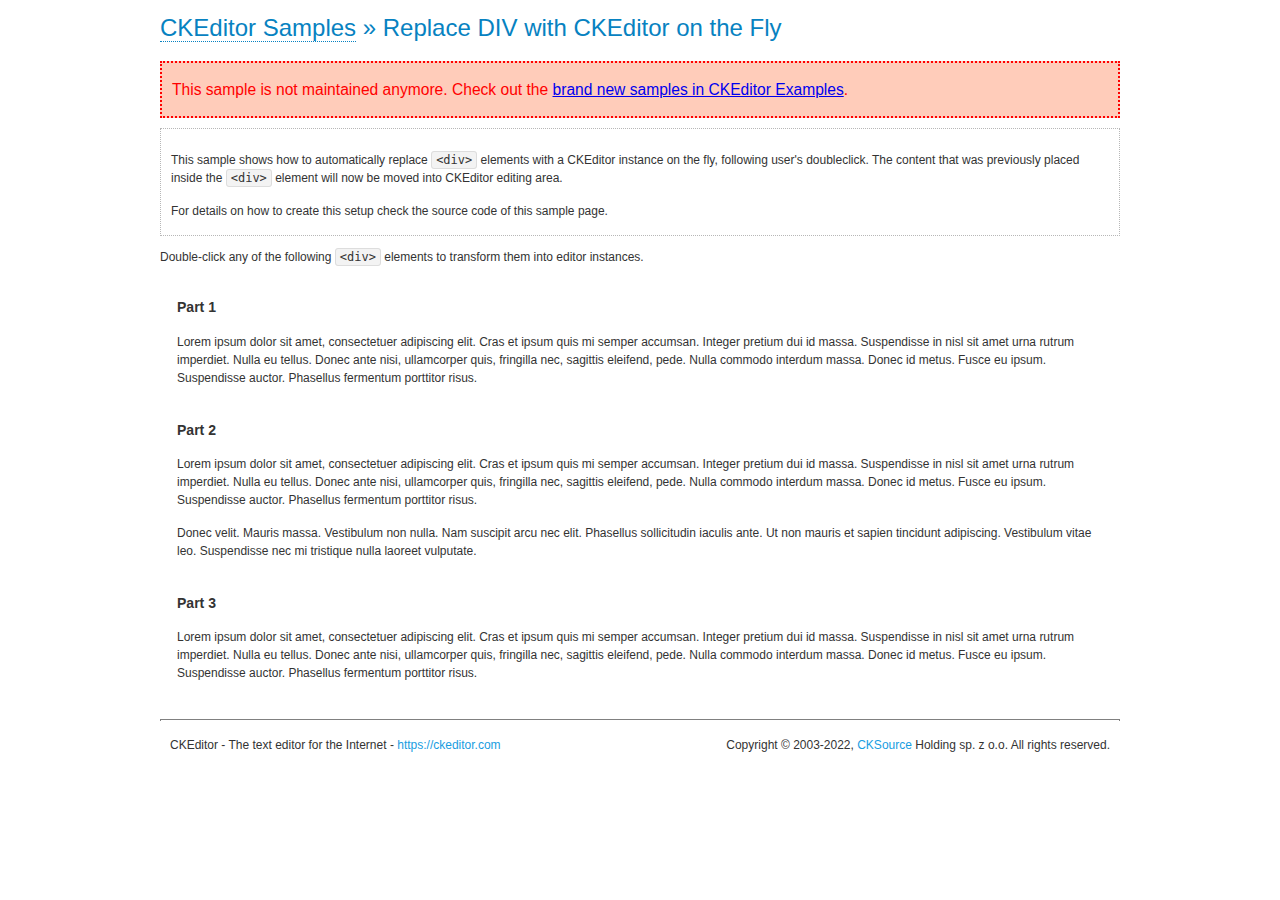
<file: ckeditor/samples/old/divreplace.html>
<!DOCTYPE html>
<!--
Copyright (c) 2003-2022, CKSource Holding sp. z o.o. All rights reserved.
For licensing, see LICENSE.md or https://ckeditor.com/legal/ckeditor-oss-license
-->
<html lang="en">
<head>
	<meta charset="utf-8">
	<title>Replace DIV &mdash; CKEditor Sample</title>
	<script src="../../ckeditor.js"></script>
	<link href="sample.css" rel="stylesheet">
	<meta name="description" content="Try the latest sample of CKEditor 4 and learn more about customizing your WYSIWYG editor with endless possibilities.">
	<style>

		div.editable
		{
			border: solid 2px transparent;
			padding-left: 15px;
			padding-right: 15px;
		}

		div.editable:hover
		{
			border-color: black;
		}

	</style>
	<script>

		// Uncomment the following code to test the "Timeout Loading Method".
		// CKEDITOR.loadFullCoreTimeout = 5;

		window.onload = function() {
			// Listen to the double click event.
			if ( window.addEventListener )
				document.body.addEventListener( 'dblclick', onDoubleClick, false );
			else if ( window.attachEvent )
				document.body.attachEvent( 'ondblclick', onDoubleClick );

		};

		function onDoubleClick( ev ) {
			// Get the element which fired the event. This is not necessarily the
			// element to which the event has been attached.
			var element = ev.target || ev.srcElement;

			// Find out the div that holds this element.
			var name;

			do {
				element = element.parentNode;
			}
			while ( element && ( name = element.nodeName.toLowerCase() ) &&
				( name != 'div' || element.className.indexOf( 'editable' ) == -1 ) && name != 'body' );

			if ( name == 'div' && element.className.indexOf( 'editable' ) != -1 )
				replaceDiv( element );
		}

		var editor;

		function replaceDiv( div ) {
			if ( editor )
				editor.destroy();

			editor = CKEDITOR.replace( div );
		}

	</script>
</head>
<body>
	<h1 class="samples">
		<a href="index.html">CKEditor Samples</a> &raquo; Replace DIV with CKEditor on the Fly
	</h1>
	<div class="warning deprecated">
		This sample is not maintained anymore. Check out the <a href="https://ckeditor.com/docs/ckeditor4/latest/examples/index.html">brand new samples in CKEditor Examples</a>.
	</div>
	<div class="description">
		<p>
			This sample shows how to automatically replace <code>&lt;div&gt;</code> elements
			with a CKEditor instance on the fly, following user's doubleclick. The content
			that was previously placed inside the <code>&lt;div&gt;</code> element will now
			be moved into CKEditor editing area.
		</p>
		<p>
			For details on how to create this setup check the source code of this sample page.
		</p>
	</div>
	<p>
		Double-click any of the following <code>&lt;div&gt;</code> elements to transform them into
		editor instances.
	</p>
	<div class="editable">
		<h3>
			Part 1
		</h3>
		<p>
			Lorem ipsum dolor sit amet, consectetuer adipiscing elit. Cras et ipsum quis mi
			semper accumsan. Integer pretium dui id massa. Suspendisse in nisl sit amet urna
			rutrum imperdiet. Nulla eu tellus. Donec ante nisi, ullamcorper quis, fringilla
			nec, sagittis eleifend, pede. Nulla commodo interdum massa. Donec id metus. Fusce
			eu ipsum. Suspendisse auctor. Phasellus fermentum porttitor risus.
		</p>
	</div>
	<div class="editable">
		<h3>
			Part 2
		</h3>
		<p>
			Lorem ipsum dolor sit amet, consectetuer adipiscing elit. Cras et ipsum quis mi
			semper accumsan. Integer pretium dui id massa. Suspendisse in nisl sit amet urna
			rutrum imperdiet. Nulla eu tellus. Donec ante nisi, ullamcorper quis, fringilla
			nec, sagittis eleifend, pede. Nulla commodo interdum massa. Donec id metus. Fusce
			eu ipsum. Suspendisse auctor. Phasellus fermentum porttitor risus.
		</p>
		<p>
			Donec velit. Mauris massa. Vestibulum non nulla. Nam suscipit arcu nec elit. Phasellus
			sollicitudin iaculis ante. Ut non mauris et sapien tincidunt adipiscing. Vestibulum
			vitae leo. Suspendisse nec mi tristique nulla laoreet vulputate.
		</p>
	</div>
	<div class="editable">
		<h3>
			Part 3
		</h3>
		<p>
			Lorem ipsum dolor sit amet, consectetuer adipiscing elit. Cras et ipsum quis mi
			semper accumsan. Integer pretium dui id massa. Suspendisse in nisl sit amet urna
			rutrum imperdiet. Nulla eu tellus. Donec ante nisi, ullamcorper quis, fringilla
			nec, sagittis eleifend, pede. Nulla commodo interdum massa. Donec id metus. Fusce
			eu ipsum. Suspendisse auctor. Phasellus fermentum porttitor risus.
		</p>
	</div>
	<div id="footer">
		<hr>
		<p>
			CKEditor - The text editor for the Internet - <a class="samples" href="https://ckeditor.com/">https://ckeditor.com</a>
		</p>
		<p id="copy">
			Copyright &copy; 2003-2022, <a class="samples" href="https://cksource.com/">CKSource</a> Holding sp. z o.o. All rights reserved.
		</p>
	</div>
</body>
</html>
</file>
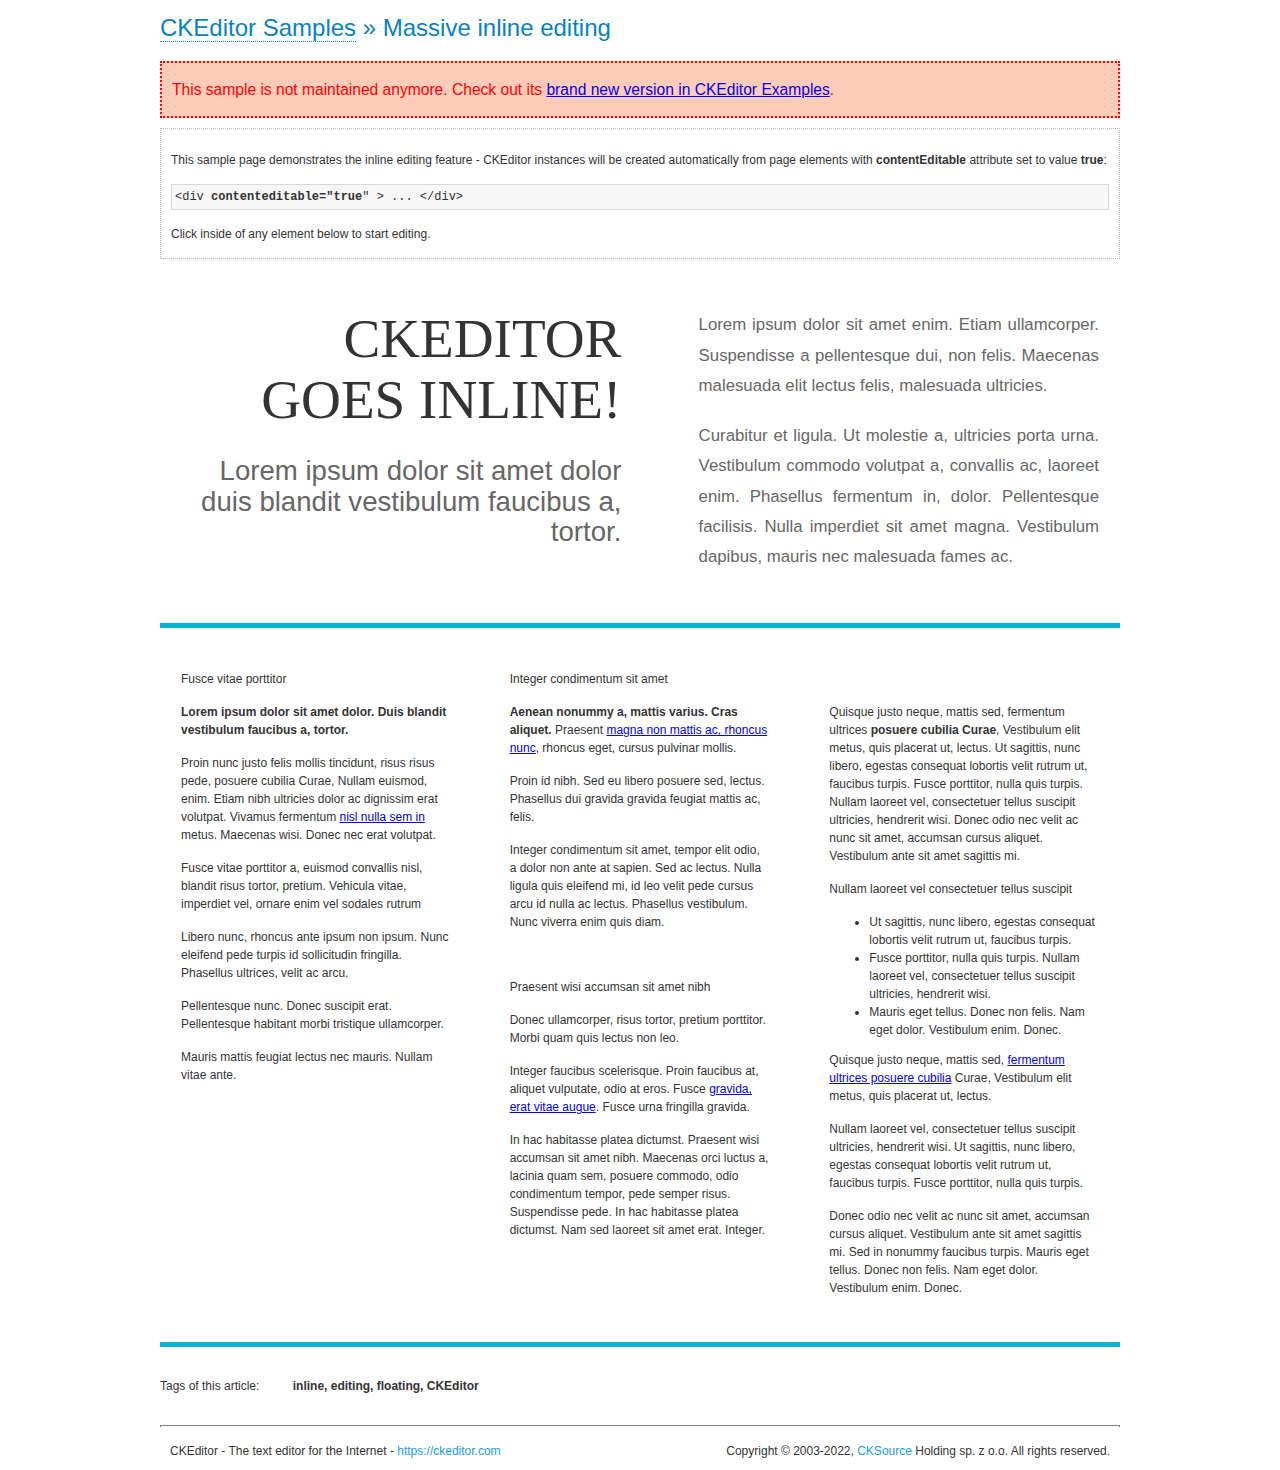
<file: ckeditor/samples/old/inlineall.html>
<!DOCTYPE html>
<!--
Copyright (c) 2003-2022, CKSource Holding sp. z o.o. All rights reserved.
For licensing, see LICENSE.md or https://ckeditor.com/legal/ckeditor-oss-license
-->
<html lang="en">
<head>
	<meta charset="utf-8">
	<title>Massive inline editing &mdash; CKEditor Sample</title>
	<meta name="description" content="Try the latest sample of CKEditor 4 and learn more about customizing your WYSIWYG editor with endless possibilities.">
	<script src="../../ckeditor.js"></script>
	<script>

		// This code is generally not necessary, but it is here to demonstrate
		// how to customize specific editor instances on the fly. This fits well
		// this demo because we have editable elements (like headers) that
		// require less features.

		// The "instanceCreated" event is fired for every editor instance created.
		CKEDITOR.on( 'instanceCreated', function( event ) {
			var editor = event.editor,
				element = editor.element;

			// Customize editors for headers and tag list.
			// These editors don't need features like smileys, templates, iframes etc.
			if ( element.is( 'h1', 'h2', 'h3' ) || element.getAttribute( 'id' ) == 'taglist' ) {
				// Customize the editor configurations on "configLoaded" event,
				// which is fired after the configuration file loading and
				// execution. This makes it possible to change the
				// configurations before the editor initialization takes place.
				editor.on( 'configLoaded', function() {

					// Remove unnecessary plugins to make the editor simpler.
					editor.config.removePlugins = 'colorbutton,find,font,' +
						'forms,iframe,image,newpage,removeformat,' +
						'smiley,specialchar,stylescombo,templates';

					// Rearrange the layout of the toolbar.
					editor.config.toolbarGroups = [
						{ name: 'editing',		groups: [ 'basicstyles', 'links' ] },
						{ name: 'undo' },
						{ name: 'clipboard',	groups: [ 'selection', 'clipboard' ] },
						{ name: 'about' }
					];
				});
			}
		});

	</script>
	<link href="sample.css" rel="stylesheet">
	<style>

		/* The following styles are just to make the page look nice. */

		/* Workaround to show Arial Black in Firefox. */
		@font-face
		{
			font-family: 'arial-black';
			src: local('Arial Black');
		}

		*[contenteditable="true"]
		{
			padding: 10px;
		}

		#container
		{
			width: 960px;
			margin: 30px auto 0;
		}

		#header
		{
			overflow: hidden;
			padding: 0 0 30px;
			border-bottom: 5px solid #05B2D2;
			position: relative;
		}

		#headerLeft,
		#headerRight
		{
			width: 49%;
			overflow: hidden;
		}

		#headerLeft
		{
			float: left;
			padding: 10px 1px 1px;
		}

		#headerLeft h2,
		#headerLeft h3
		{
			text-align: right;
			margin: 0;
			overflow: hidden;
			font-weight: normal;
		}

		#headerLeft h2
		{
			font-family: "Arial Black",arial-black;
			font-size: 4.6em;
			line-height: 1.1;
			text-transform: uppercase;
		}

		#headerLeft h3
		{
			font-size: 2.3em;
			line-height: 1.1;
			margin: .2em 0 0;
			color: #666;
		}

		#headerRight
		{
			float: right;
			padding: 1px;
		}

		#headerRight p
		{
			line-height: 1.8;
			text-align: justify;
			margin: 0;
		}

		#headerRight p + p
		{
			margin-top: 20px;
		}

		#headerRight > div
		{
			padding: 20px;
			margin: 0 0 0 30px;
			font-size: 1.4em;
			color: #666;
		}

		#columns
		{
			color: #333;
			overflow: hidden;
			padding: 20px 0;
		}

		#columns > div
		{
			float: left;
			width: 33.3%;
		}

		#columns #column1 > div
		{
			margin-left: 1px;
		}

		#columns #column3 > div
		{
			margin-right: 1px;
		}

		#columns > div > div
		{
			margin: 0px 10px;
			padding: 10px 20px;
		}

		#columns blockquote
		{
			margin-left: 15px;
		}

		#tagLine
		{
			border-top: 5px solid #05B2D2;
			padding-top: 20px;
		}

		#taglist {
			display: inline-block;
			margin-left: 20px;
			font-weight: bold;
			margin: 0 0 0 20px;
		}

	</style>
</head>
<body>
<div>
	<h1 class="samples"><a href="index.html">CKEditor Samples</a> &raquo; Massive inline editing</h1>
	<div class="warning deprecated">
		This sample is not maintained anymore. Check out its <a href="https://ckeditor.com/docs/ckeditor4/latest/examples/inline.html">brand new version in CKEditor Examples</a>.
	</div>
	<div class="description">
		<p>This sample page demonstrates the inline editing feature - CKEditor instances will be created automatically from page elements with <strong>contentEditable</strong> attribute set to value <strong>true</strong>:</p>
		<pre class="samples">&lt;div <strong>contenteditable="true</strong>" &gt; ... &lt;/div&gt;</pre>
		<p>Click inside of any element below to start editing.</p>
	</div>
</div>
<div id="container">
	<div id="header">
		<div id="headerLeft">
			<h2 id="sampleTitle" contenteditable="true">
				CKEditor<br> Goes Inline!
			</h2>
			<h3 contenteditable="true">
				Lorem ipsum dolor sit amet dolor duis blandit vestibulum faucibus a, tortor.
			</h3>
		</div>
		<div id="headerRight">
			<div contenteditable="true">
				<p>
					Lorem ipsum dolor sit amet enim. Etiam ullamcorper. Suspendisse a pellentesque dui, non felis. Maecenas malesuada elit lectus felis, malesuada ultricies.
				</p>
				<p>
					Curabitur et ligula. Ut molestie a, ultricies porta urna. Vestibulum commodo volutpat a, convallis ac, laoreet enim. Phasellus fermentum in, dolor. Pellentesque facilisis. Nulla imperdiet sit amet magna. Vestibulum dapibus, mauris nec malesuada fames ac.
				</p>
			</div>
		</div>
	</div>
	<div id="columns">
		<div id="column1">
			<div contenteditable="true">
				<h3>
					Fusce vitae porttitor
				</h3>
				<p>
					<strong>
						Lorem ipsum dolor sit amet dolor. Duis blandit vestibulum faucibus a, tortor.
					</strong>
				</p>
				<p>
					Proin nunc justo felis mollis tincidunt, risus risus pede, posuere cubilia Curae, Nullam euismod, enim. Etiam nibh ultricies dolor ac dignissim erat volutpat. Vivamus fermentum <a href="https://ckeditor.com/">nisl nulla sem in</a> metus. Maecenas wisi. Donec nec erat volutpat.
				</p>
				<blockquote>
					<p>
						Fusce vitae porttitor a, euismod convallis nisl, blandit risus tortor, pretium.
						Vehicula vitae, imperdiet vel, ornare enim vel sodales rutrum
					</p>
				</blockquote>
				<blockquote>
					<p>
						Libero nunc, rhoncus ante ipsum non ipsum. Nunc eleifend pede turpis id sollicitudin fringilla. Phasellus ultrices, velit ac arcu.
					</p>
				</blockquote>
				<p>Pellentesque nunc. Donec suscipit erat. Pellentesque habitant morbi tristique ullamcorper.</p>
				<p><s>Mauris mattis feugiat lectus nec mauris. Nullam vitae ante.</s></p>
			</div>
		</div>
		<div id="column2">
			<div contenteditable="true">
				<h3>
					Integer condimentum sit amet
				</h3>
				<p>
					<strong>Aenean nonummy a, mattis varius. Cras aliquet.</strong>
					Praesent <a href="https://ckeditor.com/">magna non mattis ac, rhoncus nunc</a>, rhoncus eget, cursus pulvinar mollis.</p>
				<p>Proin id nibh. Sed eu libero posuere sed, lectus. Phasellus dui gravida gravida feugiat mattis ac, felis.</p>
				<p>Integer condimentum sit amet, tempor elit odio, a dolor non ante at sapien. Sed ac lectus. Nulla ligula quis eleifend mi, id leo velit pede cursus arcu id nulla ac lectus. Phasellus vestibulum. Nunc viverra enim quis diam.</p>
			</div>
			<div contenteditable="true">
				<h3>
					Praesent wisi accumsan sit amet nibh
				</h3>
				<p>Donec ullamcorper, risus tortor, pretium porttitor. Morbi quam quis lectus non leo.</p>
				<p style="margin-left: 40px; ">Integer faucibus scelerisque. Proin faucibus at, aliquet vulputate, odio at eros. Fusce <a href="https://ckeditor.com/">gravida, erat vitae augue</a>. Fusce urna fringilla gravida.</p>
				<p>In hac habitasse platea dictumst. Praesent wisi accumsan sit amet nibh. Maecenas orci luctus a, lacinia quam sem, posuere commodo, odio condimentum tempor, pede semper risus. Suspendisse pede. In hac habitasse platea dictumst. Nam sed laoreet sit amet erat. Integer.</p>
			</div>
		</div>
		<div id="column3">
			<div contenteditable="true">
				<p>
					<img src="assets/inlineall/logo.png" alt="CKEditor logo" style="float:left">
				</p>
				<p>Quisque justo neque, mattis sed, fermentum ultrices <strong>posuere cubilia Curae</strong>, Vestibulum elit metus, quis placerat ut, lectus. Ut sagittis, nunc libero, egestas consequat lobortis velit rutrum ut, faucibus turpis. Fusce porttitor, nulla quis turpis. Nullam laoreet vel, consectetuer tellus suscipit ultricies, hendrerit wisi. Donec odio nec velit ac nunc sit amet, accumsan cursus aliquet. Vestibulum ante sit amet sagittis mi.</p>
				<h3>
					Nullam laoreet vel consectetuer tellus suscipit
				</h3>
				<ul>
					<li>Ut sagittis, nunc libero, egestas consequat lobortis velit rutrum ut, faucibus turpis.</li>
					<li>Fusce porttitor, nulla quis turpis. Nullam laoreet vel, consectetuer tellus suscipit ultricies, hendrerit wisi.</li>
					<li>Mauris eget tellus. Donec non felis. Nam eget dolor. Vestibulum enim. Donec.</li>
				</ul>
				<p>Quisque justo neque, mattis sed, <a href="https://ckeditor.com/">fermentum ultrices posuere cubilia</a> Curae, Vestibulum elit metus, quis placerat ut, lectus.</p>
				<p>Nullam laoreet vel, consectetuer tellus suscipit ultricies, hendrerit wisi. Ut sagittis, nunc libero, egestas consequat lobortis velit rutrum ut, faucibus turpis. Fusce porttitor, nulla quis turpis.</p>
				<p>Donec odio nec velit ac nunc sit amet, accumsan cursus aliquet. Vestibulum ante sit amet sagittis mi. Sed in nonummy faucibus turpis. Mauris eget tellus. Donec non felis. Nam eget dolor. Vestibulum enim. Donec.</p>
			</div>
		</div>
	</div>
	<div id="tagLine">
		Tags of this article:
		<p id="taglist" contenteditable="true">
			inline, editing, floating, CKEditor
		</p>
	</div>
</div>
<div id="footer">
	<hr>
	<p>
		CKEditor - The text editor for the Internet - <a class="samples" href="https://ckeditor.com/">
			https://ckeditor.com</a>
	</p>
	<p id="copy">
		Copyright &copy; 2003-2022, <a class="samples" href="https://cksource.com/">CKSource</a> Holding sp. z o.o. All rights reserved.
	</p>
</div>
</body>
</html>
</file>
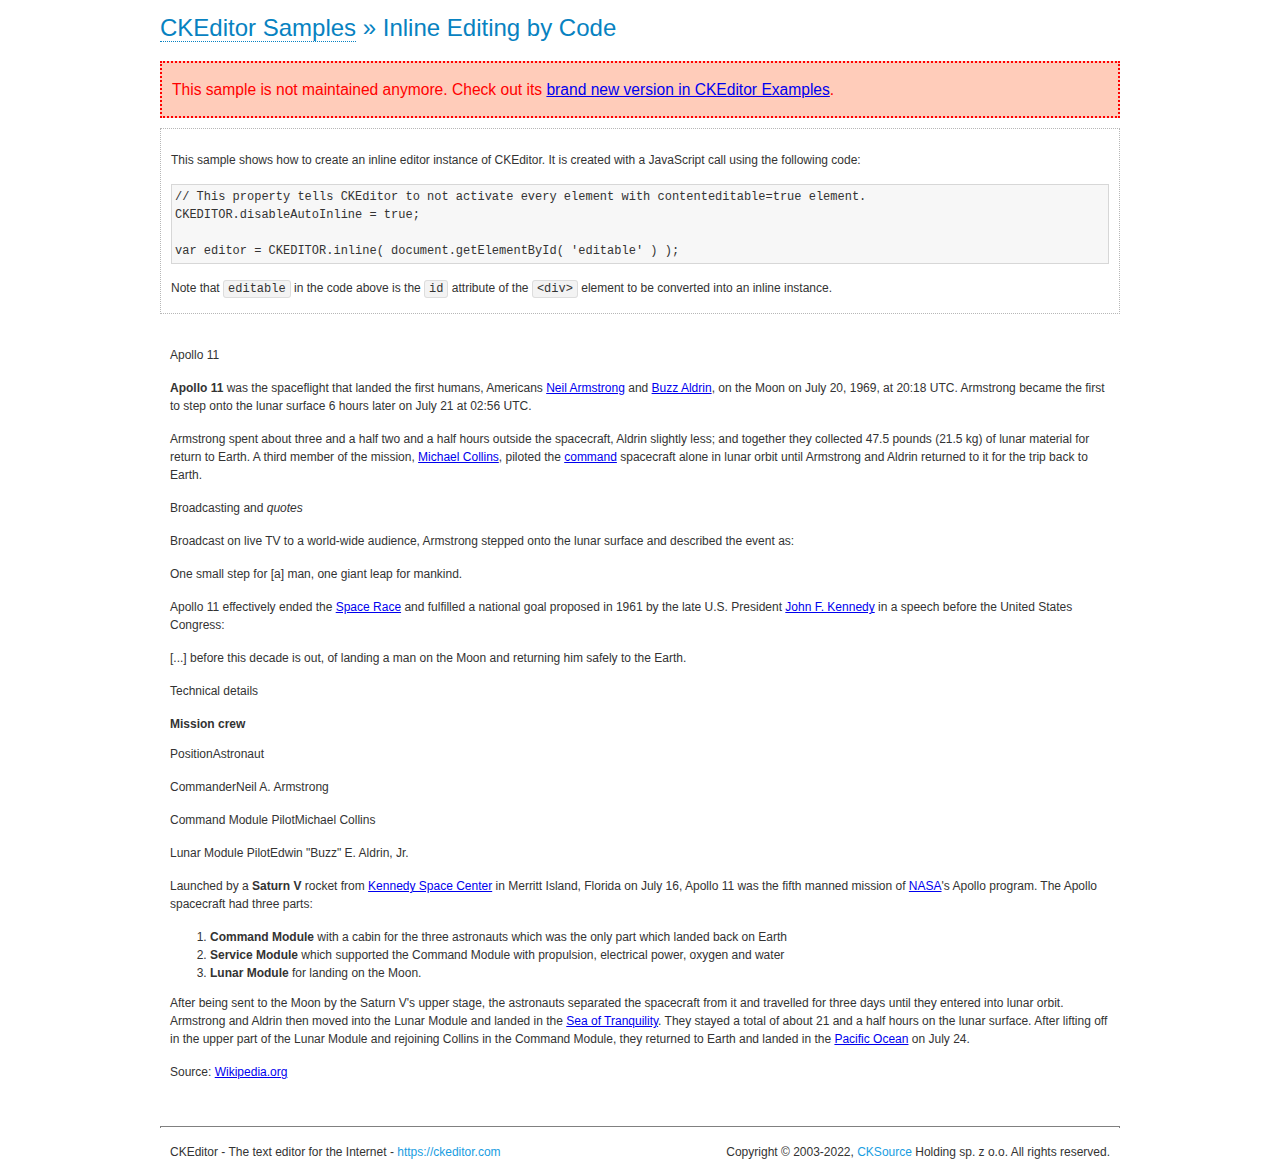
<file: ckeditor/samples/old/inlinebycode.html>
<!DOCTYPE html>
<!--
Copyright (c) 2003-2022, CKSource Holding sp. z o.o. All rights reserved.
For licensing, see LICENSE.md or https://ckeditor.com/legal/ckeditor-oss-license
-->
<html lang="en">
<head>
	<meta charset="utf-8">
	<title>Inline Editing by Code &mdash; CKEditor Sample</title>
	<script src="../../ckeditor.js"></script>
	<link href="sample.css" rel="stylesheet">
	<meta name="description" content="Try the latest sample of CKEditor 4 and learn more about customizing your WYSIWYG editor with endless possibilities.">
	<style>

		#editable
		{
			padding: 10px;
			float: left;
		}

	</style>
</head>
<body>
	<h1 class="samples">
		<a href="index.html">CKEditor Samples</a> &raquo; Inline Editing by Code
	</h1>
	<div class="warning deprecated">
		This sample is not maintained anymore. Check out its <a href="https://ckeditor.com/docs/ckeditor4/latest/examples/inline.html">brand new version in CKEditor Examples</a>.
	</div>
	<div class="description">
		<p>
			This sample shows how to create an inline editor instance of CKEditor. It is created
			with a JavaScript call using the following code:
		</p>
<pre class="samples">
// This property tells CKEditor to not activate every element with contenteditable=true element.
CKEDITOR.disableAutoInline = true;

var editor = CKEDITOR.inline( document.getElementById( 'editable' ) );
</pre>
		<p>
			Note that <code>editable</code> in the code above is the <code>id</code>
			attribute of the <code>&lt;div&gt;</code> element to be converted into an inline instance.
		</p>
	</div>
	<div id="editable" contenteditable="true">
		<h1><img alt="Saturn V carrying Apollo 11" class="right" src="assets/sample.jpg" /> Apollo 11</h1>

		<p><b>Apollo 11</b> was the spaceflight that landed the first humans, Americans <a href="http://en.wikipedia.org/wiki/Neil_Armstrong" title="Neil Armstrong">Neil Armstrong</a> and <a href="http://en.wikipedia.org/wiki/Buzz_Aldrin" title="Buzz Aldrin">Buzz Aldrin</a>, on the Moon on July 20, 1969, at 20:18 UTC. Armstrong became the first to step onto the lunar surface 6 hours later on July 21 at 02:56 UTC.</p>

		<p>Armstrong spent about <s>three and a half</s> two and a half hours outside the spacecraft, Aldrin slightly less; and together they collected 47.5 pounds (21.5&nbsp;kg) of lunar material for return to Earth. A third member of the mission, <a href="http://en.wikipedia.org/wiki/Michael_Collins_(astronaut)" title="Michael Collins (astronaut)">Michael Collins</a>, piloted the <a href="http://en.wikipedia.org/wiki/Apollo_Command/Service_Module" title="Apollo Command/Service Module">command</a> spacecraft alone in lunar orbit until Armstrong and Aldrin returned to it for the trip back to Earth.</p>

		<h2>Broadcasting and <em>quotes</em> <a id="quotes" name="quotes"></a></h2>

		<p>Broadcast on live TV to a world-wide audience, Armstrong stepped onto the lunar surface and described the event as:</p>

		<blockquote>
			<p>One small step for [a] man, one giant leap for mankind.</p>
		</blockquote>

		<p>Apollo 11 effectively ended the <a href="http://en.wikipedia.org/wiki/Space_Race" title="Space Race">Space Race</a> and fulfilled a national goal proposed in 1961 by the late U.S. President <a href="http://en.wikipedia.org/wiki/John_F._Kennedy" title="John F. Kennedy">John F. Kennedy</a> in a speech before the United States Congress:</p>

		<blockquote>
			<p>[...] before this decade is out, of landing a man on the Moon and returning him safely to the Earth.</p>
		</blockquote>

		<h2>Technical details <a id="tech-details" name="tech-details"></a></h2>

		<table align="right" border="1" bordercolor="#ccc" cellpadding="5" cellspacing="0" style="border-collapse:collapse;margin:10px 0 10px 15px;">
			<caption><strong>Mission crew</strong></caption>
			<thead>
			<tr>
				<th scope="col">Position</th>
				<th scope="col">Astronaut</th>
			</tr>
			</thead>
			<tbody>
			<tr>
				<td>Commander</td>
				<td>Neil A. Armstrong</td>
			</tr>
			<tr>
				<td>Command Module Pilot</td>
				<td>Michael Collins</td>
			</tr>
			<tr>
				<td>Lunar Module Pilot</td>
				<td>Edwin &quot;Buzz&quot; E. Aldrin, Jr.</td>
			</tr>
			</tbody>
		</table>

		<p>Launched by a <strong>Saturn V</strong> rocket from <a href="http://en.wikipedia.org/wiki/Kennedy_Space_Center" title="Kennedy Space Center">Kennedy Space Center</a> in Merritt Island, Florida on July 16, Apollo 11 was the fifth manned mission of <a href="http://en.wikipedia.org/wiki/NASA" title="NASA">NASA</a>&#39;s Apollo program. The Apollo spacecraft had three parts:</p>

		<ol>
			<li><strong>Command Module</strong> with a cabin for the three astronauts which was the only part which landed back on Earth</li>
			<li><strong>Service Module</strong> which supported the Command Module with propulsion, electrical power, oxygen and water</li>
			<li><strong>Lunar Module</strong> for landing on the Moon.</li>
		</ol>

		<p>After being sent to the Moon by the Saturn V&#39;s upper stage, the astronauts separated the spacecraft from it and travelled for three days until they entered into lunar orbit. Armstrong and Aldrin then moved into the Lunar Module and landed in the <a href="http://en.wikipedia.org/wiki/Mare_Tranquillitatis" title="Mare Tranquillitatis">Sea of Tranquility</a>. They stayed a total of about 21 and a half hours on the lunar surface. After lifting off in the upper part of the Lunar Module and rejoining Collins in the Command Module, they returned to Earth and landed in the <a href="http://en.wikipedia.org/wiki/Pacific_Ocean" title="Pacific Ocean">Pacific Ocean</a> on July 24.</p>

		<hr />
		<p style="text-align: right;"><small>Source: <a href="http://en.wikipedia.org/wiki/Apollo_11">Wikipedia.org</a></small></p>
	</div>

	<script>
		// We need to turn off the automatic editor creation first.
		CKEDITOR.disableAutoInline = true;

		var editor = CKEDITOR.inline( 'editable' );
	</script>
	<div id="footer">
		<hr>
		<p contenteditable="true">
			CKEditor - The text editor for the Internet - <a class="samples" href="https://ckeditor.com/">
				https://ckeditor.com</a>
		</p>
		<p id="copy">
			Copyright &copy; 2003-2022, <a class="samples" href="https://cksource.com/">CKSource</a> Holding sp. z o.o. All rights reserved.
		</p>
	</div>
</body>
</html>
</file>
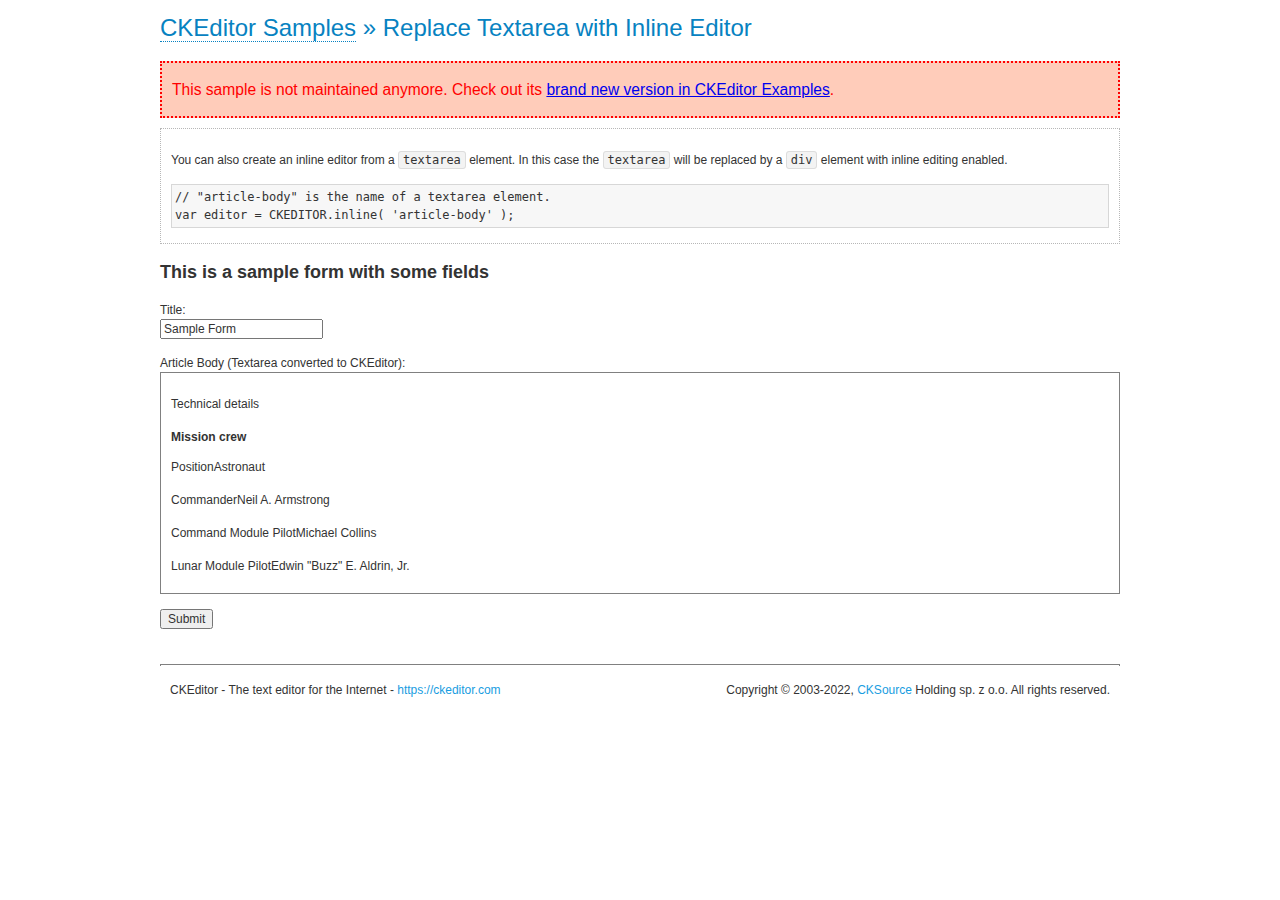
<file: ckeditor/samples/old/inlinetextarea.html>
<!DOCTYPE html>
<!--
Copyright (c) 2003-2022, CKSource Holding sp. z o.o. All rights reserved.
For licensing, see LICENSE.md or https://ckeditor.com/legal/ckeditor-oss-license
-->
<html lang="en">
<head>
	<meta charset="utf-8">
	<title>Replace Textarea with Inline Editor &mdash; CKEditor Sample</title>
	<script src="../../ckeditor.js"></script>
	<link href="sample.css" rel="stylesheet">
	<meta name="description" content="Try the latest sample of CKEditor 4 and learn more about customizing your WYSIWYG editor with endless possibilities.">
	<style>

		/* Style the CKEditor element to look like a textfield */
		.cke_textarea_inline
		{
			padding: 10px;
			height: 200px;
			overflow: auto;

			border: 1px solid gray;
			-webkit-appearance: textfield;
		}

	</style>
</head>
<body>
	<h1 class="samples">
		<a href="index.html">CKEditor Samples</a> &raquo; Replace Textarea with Inline Editor
	</h1>
	<div class="warning deprecated">
		This sample is not maintained anymore. Check out its <a href="https://ckeditor.com/docs/ckeditor4/latest/examples/inline.html">brand new version in CKEditor Examples</a>.
	</div>
	<div class="description">
		<p>
			You can also create an inline editor from a <code>textarea</code>
			element. In this case the <code>textarea</code> will be replaced
			by a <code>div</code> element with inline editing enabled.
		</p>
<pre class="samples">
// "article-body" is the name of a textarea element.
var editor = CKEDITOR.inline( 'article-body' );
</pre>
	</div>
	<form action="sample_posteddata.php" method="post">
		<h2>This is a sample form with some fields</h2>
		<p>
			Title:<br>
			<input type="text" name="title" value="Sample Form"></p>
		<p>
			Article Body (Textarea converted to CKEditor):<br>
			<textarea name="article-body" style="height: 200px">
				&lt;h2&gt;Technical details &lt;a id="tech-details" name="tech-details"&gt;&lt;/a&gt;&lt;/h2&gt;

				&lt;table align="right" border="1" bordercolor="#ccc" cellpadding="5" cellspacing="0" style="border-collapse:collapse;margin:10px 0 10px 15px;"&gt;
					&lt;caption&gt;&lt;strong&gt;Mission crew&lt;/strong&gt;&lt;/caption&gt;
					&lt;thead&gt;
					&lt;tr&gt;
						&lt;th scope="col"&gt;Position&lt;/th&gt;
						&lt;th scope="col"&gt;Astronaut&lt;/th&gt;
					&lt;/tr&gt;
					&lt;/thead&gt;
					&lt;tbody&gt;
					&lt;tr&gt;
						&lt;td&gt;Commander&lt;/td&gt;
						&lt;td&gt;Neil A. Armstrong&lt;/td&gt;
					&lt;/tr&gt;
					&lt;tr&gt;
						&lt;td&gt;Command Module Pilot&lt;/td&gt;
						&lt;td&gt;Michael Collins&lt;/td&gt;
					&lt;/tr&gt;
					&lt;tr&gt;
						&lt;td&gt;Lunar Module Pilot&lt;/td&gt;
						&lt;td&gt;Edwin &quot;Buzz&quot; E. Aldrin, Jr.&lt;/td&gt;
					&lt;/tr&gt;
					&lt;/tbody&gt;
				&lt;/table&gt;

				&lt;p&gt;Launched by a &lt;strong&gt;Saturn V&lt;/strong&gt; rocket from &lt;a href="http://en.wikipedia.org/wiki/Kennedy_Space_Center" title="Kennedy Space Center"&gt;Kennedy Space Center&lt;/a&gt; in Merritt Island, Florida on July 16, Apollo 11 was the fifth manned mission of &lt;a href="http://en.wikipedia.org/wiki/NASA" title="NASA"&gt;NASA&lt;/a&gt;&#39;s Apollo program. The Apollo spacecraft had three parts:&lt;/p&gt;

				&lt;ol&gt;
					&lt;li&gt;&lt;strong&gt;Command Module&lt;/strong&gt; with a cabin for the three astronauts which was the only part which landed back on Earth&lt;/li&gt;
					&lt;li&gt;&lt;strong&gt;Service Module&lt;/strong&gt; which supported the Command Module with propulsion, electrical power, oxygen and water&lt;/li&gt;
					&lt;li&gt;&lt;strong&gt;Lunar Module&lt;/strong&gt; for landing on the Moon.&lt;/li&gt;
				&lt;/ol&gt;

				&lt;p&gt;After being sent to the Moon by the Saturn V&#39;s upper stage, the astronauts separated the spacecraft from it and travelled for three days until they entered into lunar orbit. Armstrong and Aldrin then moved into the Lunar Module and landed in the &lt;a href="http://en.wikipedia.org/wiki/Mare_Tranquillitatis" title="Mare Tranquillitatis"&gt;Sea of Tranquility&lt;/a&gt;. They stayed a total of about 21 and a half hours on the lunar surface. After lifting off in the upper part of the Lunar Module and rejoining Collins in the Command Module, they returned to Earth and landed in the &lt;a href="http://en.wikipedia.org/wiki/Pacific_Ocean" title="Pacific Ocean"&gt;Pacific Ocean&lt;/a&gt; on July 24.&lt;/p&gt;

				&lt;hr /&gt;
				&lt;p style="text-align: right;"&gt;&lt;small&gt;Source: &lt;a href="http://en.wikipedia.org/wiki/Apollo_11"&gt;Wikipedia.org&lt;/a&gt;&lt;/small&gt;&lt;/p&gt;
			</textarea>
		</p>
		<p>
			<input type="submit" value="Submit">
		</p>
	</form>

	<script>
		CKEDITOR.inline( 'article-body' );
	</script>
	<div id="footer">
		<hr>
		<p>
			CKEditor - The text editor for the Internet - <a class="samples" href="https://ckeditor.com/">
				https://ckeditor.com</a>
		</p>
		<p id="copy">
			Copyright &copy; 2003-2022, <a class="samples" href="https://cksource.com/">CKSource</a> Holding sp. z o.o. All rights reserved.
		</p>
	</div>
</body>
</html>
</file>
<file: ckeditor/samples/css/samples.css>
/**
 * @license Copyright (c) 2003-2022, CKSource Holding sp. z o.o. All rights reserved.
 * For licensing, see LICENSE.md or https://ckeditor.com/legal/ckeditor-oss-license
 */
@media (max-width: 900px) {
  .global-is-mobile-hidden {
    display: none !important;
  }
}
article,
aside,
details,
figcaption,
figure,
footer,
header,
hgroup,
main,
menu,
nav,
section {
  display: block;
}
body,
html {
  margin: 0;
  padding: 0;
  font: 16px / 1.8 Arial, 'Helvetica Neue', Helvetica, sans-serif;
  font-weight: 300;
  color: #575757;
}
.grid-width-10 {
  width: 10%;
}
.grid-width-20 {
  width: 20%;
}
.grid-width-30 {
  width: 30%;
}
.grid-width-40 {
  width: 40%;
}
.grid-width-50 {
  width: 50%;
}
.grid-width-60 {
  width: 60%;
}
.grid-width-70 {
  width: 70%;
}
.grid-width-80 {
  width: 80%;
}
.grid-width-90 {
  width: 90%;
}
.grid-width-100 {
  width: 100%;
}
@media (max-width: 900px) {
  .grid-width-10,
  .grid-width-20,
  .grid-width-30,
  .grid-width-40,
  .grid-width-50,
  .grid-width-60,
  .grid-width-70,
  .grid-width-80,
  .grid-width-90,
  .grid-width-100 {
    width: 100%;
  }
}
*[class*="grid-width"] {
  -webkit-box-sizing: border-box;
  -moz-box-sizing: border-box;
  box-sizing: border-box;
  padding-left: 4%;
  padding-right: 4%;
  float: left;
}
*[class*="grid-width"]:after,
.grid-container:after,
*[class*="grid-width"]:before,
.grid-container:before {
  content: '';
  display: block;
  overflow: hidden;
  visibility: hidden;
  font-size: 0;
  line-height: 0;
  width: 0;
  height: 0;
}
*[class*="grid-width"]:after,
.grid-container:after {
  clear: both;
}
.grid-container {
  -webkit-box-sizing: border-box;
  -moz-box-sizing: border-box;
  box-sizing: border-box;
  margin-left: auto;
  margin-right: auto;
}
.grid-container-nested *[class*="grid-width"]:first-child {
  padding-left: 0;
}
.grid-container-nested *[class*="grid-width"]:last-child {
  padding-right: 0;
}
@media (max-width: 900px) {
  .grid-container-nested *[class*="grid-width"]:first-child {
    padding-left: 4%;
  }
  .grid-container-nested *[class*="grid-width"]:last-child {
    padding-right: 4%;
  }
}
.header-a {
  min-height: 140px;
  overflow: hidden;
}
.header-a .header-a-logo {
  margin: 40px 0 0;
}
@media (max-width: 900px) {
  .header-a .header-a-logo {
    text-align: center;
  }
}
.header-a .header-a-logo img {
  border: transparent;
}
.navigation-a {
  height: 30px;
  background: #3D3D3D;
  position: absolute;
  left: 0;
  right: 0;
  top: 0;
  padding: 0;
  overflow: hidden;
}
@media (max-width: 900px) {
  .navigation-a {
    text-align: center;
  }
}
.navigation-a ul {
  list-style: none;
  margin: 0;
  overflow: hidden;
}
.navigation-a ul li,
.navigation-a ul li a {
  display: inline-block;
}
@media (max-width: 900px) {
  .navigation-a ul {
    width: auto;
    text-overflow: ellipsis;
    white-space: nowrap;
    display: inline-block;
    float: none;
  }
  .navigation-a ul:before,
  .navigation-a ul:after {
    display: none;
  }
}
.navigation-a ul.navigation-a-left {
  text-align: left;
}
@media (max-width: 900px) {
  .navigation-a ul.navigation-a-left {
    padding-right: 0;
  }
}
.navigation-a ul.navigation-a-right {
  text-align: right;
}
@media (max-width: 900px) {
  .navigation-a ul.navigation-a-right {
    padding-left: 23px;
  }
}
.navigation-a ul li + li {
  margin-left: 23px;
}
.navigation-a ul li a {
  font-size: 10px;
  font-size: 0.625rem;
  line-height: 18px;
  line-height: 1.13rem;
  line-height: 30px;
  float: left;
  color: #ddd;
  font-weight: bold;
  text-decoration: none;
  text-transform: uppercase;
}
.navigation-a ul li a:hover {
  cursor: pointer;
  color: #fff;
}
.icon-navigation-a-github:before,
.icon-navigation-a-github:after {
  background-image: url("[data-uri]");
}
.navigation-b {
  text-align: right;
  margin: 52px 0 0;
  overflow: visible;
}
@media (max-width: 900px) {
  .navigation-b {
    text-align: center;
    margin-top: 20px;
    padding: 0;
  }
}
.navigation-b ul {
  padding: 0;
  list-style: none;
  margin: 0;
  overflow: visible;
}
.navigation-b ul li,
.navigation-b ul li a {
  display: inline-block;
}
@media (max-width: 900px) {
  .navigation-b ul {
    display: table;
    width: 100%;
    padding-bottom: 1.5em;
  }
}
@media (max-width: 900px) {
  .navigation-b ul li {
    display: table-row;
  }
}
.navigation-b ul li + li {
  margin-left: 20px;
}
@media (max-width: 900px) {
  .navigation-b ul li + li {
    margin-left: 0;
  }
}
.navigation-b ul li a {
  -webkit-box-sizing: border-box;
  -moz-box-sizing: border-box;
  box-sizing: border-box;
  text-transform: uppercase;
  text-decoration: none;
  outline: none;
}
@media (max-width: 900px) {
  .navigation-b ul li a {
    width: 100%;
    -webkit-border-radius: 0;
    -webkit-background-clip: padding-box;
    -moz-border-radius: 0;
    -moz-background-clip: padding;
    border-radius: 0;
    background-clip: padding-box;
  }
}
.footer-a {
  font-size: 13px;
  font-size: 0.8125rem;
  line-height: 23.4px;
  line-height: 1.46rem;
  padding-top: 2.25em;
  padding-bottom: 2.25em;
  overflow: hidden;
  color: #8a8a8a;
}
.footer-a a {
  color: #0287D0;
  text-decoration: none;
  border-bottom: 1px dotted #0287D0;
}
.footer-a a:hover {
  color: #0277b7;
}
.footer-a p {
  margin: 0;
  display: inline-block;
  text-align: center;
}
.content {
  font-size: 14px;
  font-size: 0.875rem;
  line-height: 25.2px;
  line-height: 1.57rem;
  overflow: hidden;
  padding-top: 1.5em;
  padding-bottom: 1.5em;
}
.content p {
  margin: 0.75em 0;
}
.content ul,
.content ol,
.content pre,
.content blockquote,
.content textarea:not([class^="cke"]),
.content .cke {
  margin: 1.875em 0;
}
.content code,
.content kbd {
  -webkit-border-radius: 3px;
  -webkit-background-clip: padding-box;
  -moz-border-radius: 3px;
  -moz-background-clip: padding;
  border-radius: 3px;
  background-clip: padding-box;
  padding: 3px 4px;
}
.content pre,
.content code,
.content kbd,
.content blockquote {
  background: #f5f5f5;
}
.content blockquote,
.content pre {
  background: none;
  border-left: 4px solid #0287D0;
  padding: 1.5em 2.25em;
}
.content p a,
.content ul a,
.content ol a,
.content blockquote a,
.content h1 a,
.content h2 a,
.content h3 a,
.content h4 a,
.content h5 a {
  color: #0287D0;
  text-decoration: none;
  border-bottom: 1px dotted #0287D0;
}
.content p a:hover,
.content ul a:hover,
.content ol a:hover,
.content blockquote a:hover,
.content h1 a:hover,
.content h2 a:hover,
.content h3 a:hover,
.content h4 a:hover,
.content h5 a:hover {
  color: #0277b7;
}
.content h1,
.content h2,
.content h3,
.content h4,
.content h5 {
  color: #000;
  font-weight: 100;
}
.content h1 code,
.content h2 code,
.content h3 code,
.content h4 code,
.content h5 code,
.content h1 kbd,
.content h2 kbd,
.content h3 kbd,
.content h4 kbd,
.content h5 kbd {
  font-size: inherit;
}
.content h1 a.content-heading-anchor,
.content h2 a.content-heading-anchor,
.content h3 a.content-heading-anchor,
.content h4 a.content-heading-anchor,
.content h5 a.content-heading-anchor {
  font-weight: 100;
  vertical-align: middle;
  opacity: 0;
  border: 0;
}
.content h1:hover a.content-heading-anchor,
.content h2:hover a.content-heading-anchor,
.content h3:hover a.content-heading-anchor,
.content h4:hover a.content-heading-anchor,
.content h5:hover a.content-heading-anchor {
  opacity: 1;
}
.content h1:target a,
.content h2:target a,
.content h3:target a,
.content h4:target a,
.content h5:target a {
  -webkit-animation: targetLinkOpacity 0.5s linear alternate;
  -moz-animation: targetLinkOpacity 0.5s linear alternate;
  -o-animation: targetLinkOpacity 0.5s linear alternate;
  animation: targetLinkOpacity 0.5s linear alternate;
  opacity: 1;
}
.content input,
.content select,
.content textarea:not([class^="cke"]) {
  -webkit-border-radius: 3px;
  -webkit-background-clip: padding-box;
  -moz-border-radius: 3px;
  -moz-background-clip: padding;
  border-radius: 3px;
  background-clip: padding-box;
  -webkit-box-shadow: inset 0 1px 1px rgba(0, 0, 0, 0.08);
  -moz-box-shadow: inset 0 1px 1px rgba(0, 0, 0, 0.08);
  box-shadow: inset 0 1px 1px rgba(0, 0, 0, 0.08);
  font: inherit;
  color: inherit;
  border: 1px solid #D9D9D9;
  padding: .2em .5em;
}
.content input:focus,
.content select:focus,
.content textarea:not([class^="cke"]):focus {
  border-color: #66afe9;
  outline: 0;
  -webkit-box-shadow: inset 0 1px 1px rgba(0, 0, 0, 0.08), 0 0 8px #93c6ef;
  -moz-box-shadow: inset 0 1px 1px rgba(0, 0, 0, 0.08), 0 0 8px #93c6ef;
  box-shadow: inset 0 1px 1px rgba(0, 0, 0, 0.08), 0 0 8px #93c6ef;
}
.content abbr {
  border-bottom: 1px dotted #666;
  cursor: pointer;
}
.content blockquote {
  font-style: italic;
  font-family: Georgia, Times, "Times New Roman", serif;
  font-size: 16px;
  font-size: 1rem;
  line-height: 28.8px;
  line-height: 1.8rem;
}
.content em {
  font-style: italic;
}
.content h1 {
  font-size: 36px;
  font-size: 2.25rem;
  line-height: 64.8px;
  line-height: 4.05rem;
  margin: 1.125em 0 0;
}
.content h2 {
  font-size: 27.2px;
  font-size: 1.7rem;
  line-height: 48.96px;
  line-height: 3.06rem;
  margin: 0.9em 0 0;
}
.content h3 {
  font-size: 24px;
  font-size: 1.5rem;
  line-height: 43.2px;
  line-height: 2.7rem;
  font-weight: 500;
  margin: 0.75em 0 0;
}
.content h4 {
  font-size: 19.2px;
  font-size: 1.2rem;
  line-height: 34.56px;
  line-height: 2.16rem;
  font-weight: 500;
  margin: 0.75em 0 0;
}
.content h5 {
  font-size: 17.6px;
  font-size: 1.1rem;
  line-height: 31.68px;
  line-height: 1.98rem;
  font-weight: 500;
  margin: 0.75em 0 0;
}
.content hr {
  border: 0;
  border-top: 4px solid #D9D9D9;
  margin: 1.5em 0;
}
.content input[type="text"] {
  height: 1.8em;
  line-height: 1.8em;
}
.content input[type="button"] {
  -webkit-appearance: button;
  -moz-appearance: button;
  appearance: button;
}
.content kbd {
  font-size: 12px;
  font-size: 0.75rem;
  line-height: 21.6px;
  line-height: 1.35rem;
  font-family: Arial, 'Helvetica Neue', Helvetica, sans-serif;
  padding: 2px 6px;
  -webkit-box-shadow: 0 0 4px #fff inset, 0 2px 0 #D9D9D9;
  -moz-box-shadow: 0 0 4px #fff inset, 0 2px 0 #D9D9D9;
  box-shadow: 0 0 4px #fff inset, 0 2px 0 #D9D9D9;
}
.content p img {
  vertical-align: middle;
}
.content p pre {
  padding: 1.5em;
}
.content pre {
  padding: 0;
  border: 0;
  tab-size: 4;
  -o-tab-size: 4;
  -moz-tab-size: 4;
}
.content pre,
.content code {
  font-size: 11.89px;
  font-size: 0.743rem;
  line-height: 21.4px;
  line-height: 1.34rem;
  font-family: Consolas, Menlo, Monaco, Lucida Console, Liberation Mono, DejaVu Sans Mono, Bitstream Vera Sans Mono, Courier New, monospace, serif;
}
.content pre a,
.content code a {
  border: 0;
}
.content pre code {
  padding: 0.75em;
  display: block;
}
.content strong {
  color: #000;
}
.content ul ul,
.content ol ul,
.content ul ol,
.content ol ol {
  margin: 0.75em 0;
}
.content ul li,
.content ol li {
  font-size: 14px;
  font-size: 0.875rem;
  line-height: 30.24px;
  line-height: 1.89rem;
}
.content textarea:not([class^="cke"]) {
  width: 100%;
}
.content div.todo {
  border: 2px dotted #444;
  padding: 10px;
  margin: 60px 0 10px 0;
  /* Remove me some day */
}
.content div.todo:before {
  content: "TODO";
  font-weight: bold;
}
body a.button-a,
body button.button-a,
body input.button-a {
  -webkit-border-radius: 3px;
  -webkit-background-clip: padding-box;
  -moz-border-radius: 3px;
  -moz-background-clip: padding;
  border-radius: 3px;
  background-clip: padding-box;
  font-size: 14px;
  font-size: 0.875rem;
  line-height: 25.2px;
  line-height: 1.57rem;
  height: 36px;
  line-height: 36px;
  padding: 0 1.1em;
  font-weight: 700;
  color: #3e3e3e;
  white-space: nowrap;
  text-decoration: none;
  display: inline-block;
  cursor: pointer;
  border: 0;
  vertical-align: middle;
  margin: 1px 0;
  background: transparent;
}
body a.button-a.icon-pos-left,
body button.button-a.icon-pos-left,
body input.button-a.icon-pos-left {
  padding-left: .8em;
}
body a.button-a.icon-pos-right,
body button.button-a.icon-pos-right,
body input.button-a.icon-pos-right {
  padding-right: .8em;
}
body a.button-a.button-a-no-text,
body button.button-a.button-a-no-text,
body input.button-a.button-a-no-text {
  -webkit-border-radius: 100px;
  -webkit-background-clip: padding-box;
  -moz-border-radius: 100px;
  -moz-background-clip: padding;
  border-radius: 100px;
  background-clip: padding-box;
  width: 36px;
  padding: 0;
  text-indent: -999px;
  overflow: hidden;
  position: relative;
  text-align: center;
}
body a.button-a.button-a-no-text:before,
body button.button-a.button-a-no-text:before,
body input.button-a.button-a-no-text:before {
  position: absolute;
  left: 50%;
  top: 50%;
  margin: -9px 0 0 -9px;
}
@media (max-width: 900px) {
  body a.button-a.button-a-mobile-collapsed,
  body button.button-a.button-a-mobile-collapsed,
  body input.button-a.button-a-mobile-collapsed {
    -webkit-border-radius: 100px;
    -webkit-background-clip: padding-box;
    -moz-border-radius: 100px;
    -moz-background-clip: padding;
    border-radius: 100px;
    background-clip: padding-box;
    width: 36px;
    padding: 0;
    text-indent: -999px;
    overflow: hidden;
    position: relative;
    text-align: center;
  }
  body a.button-a.button-a-mobile-collapsed:before,
  body button.button-a.button-a-mobile-collapsed:before,
  body input.button-a.button-a-mobile-collapsed:before {
    position: absolute;
    left: 50%;
    top: 50%;
    margin: -9px 0 0 -9px;
  }
  body a.button-a.button-a-mobile-collapsed:before,
  body button.button-a.button-a-mobile-collapsed:before,
  body input.button-a.button-a-mobile-collapsed:before {
    position: absolute;
    left: 50%;
    top: 50%;
    margin: -9px 0 0 -9px;
  }
}
body a.button-a:active,
body button.button-a:active,
body input.button-a:active,
body a.button-a:hover,
body button.button-a:hover,
body input.button-a:hover {
  color: #fff;
  background: #0277b7;
}
body a.button-a:focus,
body button.button-a:focus,
body input.button-a:focus {
  border-color: #66afe9;
  outline: 0;
  -webkit-box-shadow: inset 0 1px 1px rgba(0, 0, 0, 0.075), 0 0 8px #93c6ef;
  -moz-box-shadow: inset 0 1px 1px rgba(0, 0, 0, 0.075), 0 0 8px #93c6ef;
  box-shadow: inset 0 1px 1px rgba(0, 0, 0, 0.075), 0 0 8px #93c6ef;
}
body a.button-a-soft,
body button.button-a-soft,
body input.button-a-soft {
  background: #e7e7e7;
}
body a.button-a-soft:active,
body button.button-a-soft:active,
body input.button-a-soft:active,
body a.button-a-soft:hover,
body button.button-a-soft:hover,
body input.button-a-soft:hover {
  color: #3e3e3e;
  background: #cecece;
}
body a.button-a-background,
body button.button-a-background,
body input.button-a-background,
body a.navigation-b ul li a:hover,
body button.navigation-b ul li a:hover,
body input.navigation-b ul li a:hover {
  color: #fff;
  background: #0287D0;
}
body a.button-a-background:active,
body button.button-a-background:active,
body input.button-a-background:active,
body a.button-a-background:hover,
body button.button-a-background:hover,
body input.button-a-background:hover,
body a.navigation-b ul li a:hover:active,
body button.navigation-b ul li a:hover:active,
body input.navigation-b ul li a:hover:active,
body a.navigation-b ul li a:hover:hover,
body button.navigation-b ul li a:hover:hover,
body input.navigation-b ul li a:hover:hover {
  color: #fff;
  background: #0277b7;
}
.balloon-a {
  font-size: 12px;
  font-size: 0.75rem;
  line-height: 21.6px;
  line-height: 1.35rem;
  -webkit-border-radius: 3px;
  -webkit-background-clip: padding-box;
  -moz-border-radius: 3px;
  -moz-background-clip: padding;
  border-radius: 3px;
  background-clip: padding-box;
  border-bottom: 3px solid #d4d4d4;
  background: #ebebeb;
  display: inline-block;
  white-space: nowrap;
  padding: .4em 1.2em .2em;
  font-weight: 700;
  position: relative;
  z-index: 1000;
  text-transform: none;
  color: #575757;
}
.balloon-a:hover {
  color: #575757;
}
.balloon-a:before {
  content: '';
  width: 0;
  height: 0;
  border-style: solid;
  position: absolute;
}
.balloon-a-ne:before,
.balloon-a-nw:before {
  top: -13px;
  border-width: 0 9px 15.6px 9px;
  border-color: transparent transparent #ebebeb transparent;
}
.balloon-a-se:before,
.balloon-a-sw:before {
  bottom: -13px;
  border-width: 15.6px 9px 0 9px;
  border-color: #ebebeb transparent transparent transparent;
}
.balloon-a-nw:before,
.balloon-a-sw:before {
  left: 20px;
}
.balloon-a-ne:before,
.balloon-a-se:before {
  right: 20px;
}
.icon-pos-left:before,
.icon-pos-right:after {
  content: '';
  display: inline-block;
  width: 18px;
  height: 18px;
  vertical-align: middle;
  background-repeat: no-repeat;
}
.icon-pos-left:before {
  margin-right: 10px;
}
.icon-pos-right:after {
  margin-left: 10px;
}
.icon-download:before,
.icon-download:after {
  background-image: url("[data-uri]");
}
.icon-question-mark:before,
.icon-question-mark:after {
  background-image: url("[data-uri]");
}
.icon-close:before,
.icon-close:after {
  background-image: url("[data-uri]");
}
.ie8 .switch > * {
  vertical-align: middle;
}
.ie8 .switch input[type="radio"] {
  margin: 0 0.25em;
  display: inline-block;
}
.ie8 .switch label {
  margin-left: 0 !important;
  margin-right: 0 !important;
}
.ie8 .switch label[data-for="1"] {
  float: left;
}
.ie8 .switch label[data-for="2"] {
  float: right;
}
.ie8 .switch .switch-inner {
  display: none;
}
.switch {
  font-size: 14px;
  font-size: 0.875rem;
  line-height: 25.2px;
  line-height: 1.57rem;
  font-weight: bold;
  background-color: #0287D0;
  overflow: hidden;
  display: inline-block;
  padding: 0.75em 0.25em;
  color: #fff;
  -webkit-border-radius: 3px;
  -webkit-background-clip: padding-box;
  -moz-border-radius: 3px;
  -moz-background-clip: padding;
  border-radius: 3px;
  background-clip: padding-box;
  position: relative;
}
.switch input[type="radio"] {
  display: none;
}
.switch label {
  position: relative;
  z-index: 2;
  float: left;
  cursor: pointer;
  padding: 0 0.75em;
}
.switch label:hover {
  text-decoration: underline;
}
.switch .switch-inner {
  float: left;
  background-color: #FFF;
  height: 1.5em;
  width: 4.125em;
  padding: 2px;
  margin: 0 0.25em;
  -webkit-border-radius: 5.5px;
  -webkit-background-clip: padding-box;
  -moz-border-radius: 5.5px;
  -moz-background-clip: padding;
  border-radius: 5.5px;
  background-clip: padding-box;
}
.switch .switch-inner .handler {
  overflow: hidden;
  position: relative;
  display: block;
  height: 1.5em;
  width: 1.5em;
  background: #027dc1;
  -webkit-border-radius: 4.5px;
  -webkit-background-clip: padding-box;
  -moz-border-radius: 4.5px;
  -moz-background-clip: padding;
  border-radius: 4.5px;
  background-clip: padding-box;
}
.switch .switch-inner .handler:before {
  content: '';
  display: block;
  position: absolute;
  top: 0;
  right: 0;
  bottom: 3px;
  left: 0;
  background-color: #0291df;
  -webkit-border-bottom-left-radius: 4.5px;
  -moz-border-radius-bottomleft: 4.5px;
  border-bottom-left-radius: 4.5px;
  -webkit-border-bottom-right-radius: 4.5px;
  -webkit-background-clip: padding-box;
  -moz-border-radius-bottomright: 4.5px;
  -moz-background-clip: padding;
  border-bottom-right-radius: 4.5px;
  background-clip: padding-box;
}
.switch:hover .switch-inner .handler:before {
  background: #029ef3;
}
.switch input[data-num="2"]:checked ~ .switch-inner > .handler {
  margin-left: auto;
}
.switch input[data-num="2"]:checked ~ label[data-for="1"] {
  padding-right: 5.125em;
  margin-right: -4.375em;
}
.switch input[data-num="1"]:checked ~ label[data-for="2"] {
  padding-left: 5.125em;
  margin-left: -4.375em;
}
.toggler {
  -webkit-user-select: none;
  -moz-user-select: none;
  -ms-user-select: none;
  user-select: none;
}
.toggler label {
  cursor: pointer;
}
.toggler [data-collapse] {
  display: inherit;
}
.toggler [data-expand] {
  display: none;
}
.toggler.collapsed [data-collapse] {
  display: none;
}
.toggler.collapsed [data-expand] {
  display: inherit;
}
.toggler-container {
  overflow: hidden;
}
.toggler-container.collapsed {
  height: 0;
}
.icon-toggler-expanded:before,
.icon-toggler-collapsed:before,
.icon-toggler-expanded:after,
.icon-toggler-collapsed:after {
  background-image: url("[data-uri]");
}
.icon-toggler-expanded.icon-light:before,
.icon-toggler-collapsed.icon-light:before,
.icon-toggler-expanded.icon-light:after,
.icon-toggler-collapsed.icon-light:after {
  background-image: url("[data-uri]");
}
.icon-toggler-expanded:before,
.icon-toggler-expanded:after {
  background-position: top left;
}
.icon-toggler-collapsed:before,
.icon-toggler-collapsed:after {
  background-position: bottom left;
}
.modal {
  padding: 20px;
  border-radius: 3px;
  background-color: white;
  max-width: 700px;
  -webkit-box-sizing: border-box;
  -moz-box-sizing: border-box;
  box-sizing: border-box;
  width: 80% !important;
  top: 50% !important;
  -webkit-transform: translate(-50%, -50%) !important;
  -moz-transform: translate(-50%, -50%) !important;
  -ms-transform: translate(-50%, -50%) !important;
  -o-transform: translate(-50%, -50%) !important;
  transform: translate(-50%, -50%) !important;
}
.modal-close {
  -webkit-border-radius: 100px;
  -webkit-background-clip: padding-box;
  -moz-border-radius: 100px;
  -moz-background-clip: padding;
  border-radius: 100px;
  background-clip: padding-box;
  cursor: pointer;
  height: 18px;
  width: 18px;
  position: absolute;
  top: 10px;
  right: 10px;
  font-size: 17px;
  text-align: center;
  line-height: 19px;
  background: #cccccc;
}
main .grid-container,
header .grid-container,
.navigation-a > div,
footer > div {
  max-width: 968px;
}
.header-a {
  margin-top: 30px;
}
.footer-a {
  border-top: 1px solid #D9D9D9;
}
.adjoined-top {
  background-color: #0287D0;
  color: #fff;
}
.adjoined-top .content h1,
.adjoined-top .content h2,
.adjoined-top .content h3,
.adjoined-top .content h4,
.adjoined-top .content h5 {
  color: #fff;
}
.adjoined-top .content p {
  font-size: 18px;
  font-size: 1.125rem;
  line-height: 32.4px;
  line-height: 2.02rem;
  font-weight: 100;
}
.adjoined-top .content p a {
  text-decoration: none;
  border-bottom: 1px dotted #fff;
  color: inherit;
}
.adjoined-top .content p a:hover {
  color: #e6e6e6;
}
.adjoined-top .content button {
  color: #fff;
}
.adjoined-top .content strong {
  color: #fff;
}
.adjoined-top .content code {
  font-size: inherit;
  color: #0287D0;
}
.adjoined-bottom {
  position: relative;
}
.adjoined-bottom:before {
  z-index: -1;
  content: '';
  background: #0287D0;
  position: absolute;
  top: 0;
  left: 0;
  right: 0;
  height: 50%;
}
main .grid-container,
header .grid-container,
.navigation-a > div,
footer > div {
  max-width: 1052px;
}
main .grid-container.freed-width {
  max-width: none;
}
.switch {
  background: #027dc1;
  float: right;
  overflow: visible;
}
.switch .balloon-a {
  position: absolute;
  top: -40px;
  right: 50%;
  margin-right: -15px;
  background: #FFEFC1;
  border-bottom-color: #DCDCA4;
}
.switch .balloon-a:before {
  border-color: #FFEFC1 transparent transparent transparent;
}
#toolbar .editors-container {
  overflow: hidden;
  height: 0;
  transition: height 200ms;
}
#toolbar .editors-container.active {
  height: auto;
}
#main #editor {
  background: #FFF;
  padding: 2% 4%;
  border: dashed 5px #0287D0;
}
#main .adjoined-top:before {
  height: 335px;
}
#toolbar .adjoined-top:before {
  height: 219px;
}
#toolbar .adjoined-top .grid-container-nested {
  height: 147px;
}
.content .grid-switch-magic {
  margin: 3.5em 0 0;
}
#info-box {
  padding-bottom: 0;
}
#info-box > div {
  width: 100%;
  text-align: right;
}
#info-box > div .toggler {
  padding-right: 0;
}
#info-box > div .toggler:hover {
  background: transparent;
  color: #000;
}
#info-box > div .toggler:hover > label {
  text-decoration: underline;
}
#info-box > div h2 {
  float: left;
  margin-top: 0;
}
#info-box > div#instructions-container {
  text-align: left;
}
#toolbarModifierWrapper {
  overflow: hidden;
  height: 0;
  opacity: 0;
  transition: height 200ms;
}
#toolbarModifierWrapper.active {
  height: auto;
  opacity: 1;
}
header {
  overflow: visible;
}
header div.grid-container {
  overflow: visible;
}
header .navigation-b {
  overflow: visible;
}
header .navigation-b ul {
  overflow: visible;
}
header .navigation-b a {
  position: relative;
}
header .balloon-a {
  position: absolute;
  top: 48px;
  left: 50%;
  margin-left: -35px;
}
@media (max-width: 1140px) {
  header .balloon-a {
    left: auto;
    margin-left: auto;
    right: 50%;
    margin-right: -35px;
  }
  header .balloon-a:before {
    left: auto;
    right: 22px;
  }
}
@media (max-width: 900px) {
  header .balloon-a {
    display: none;
  }
}
header .header-a-logo img {
  width: 160px;
  height: 60px;
}

#toolbar .cke_toolbar {
  pointer-events: none;
  -webkit-user-select: none;
  -moz-user-select: none;
  -ms-user-select: none;
  user-select: none;
  cursor: default;
}
.some-toolbar-active .cke_toolbar {
  zoom: 1;
  filter: alpha(opacity=50);
  -webkit-opacity: 0.5;
  -moz-opacity: 0.5;
  opacity: 0.5;
}
.cke_toolbar.active {
  position: relative;
  zoom: 1;
  filter: alpha(opacity=100);
  -webkit-opacity: 1;
  -moz-opacity: 1;
  opacity: 1;
}
.cke_toolbar.active:after {
  content: '';
  display: block;
  position: absolute;
  top: 0;
  right: 6px;
  bottom: 5px;
  left: 0;
  -webkit-border-radius: 5px;
  -webkit-background-clip: padding-box;
  -moz-border-radius: 5px;
  -moz-background-clip: padding;
  border-radius: 5px;
  background-clip: padding-box;
  -webkit-box-shadow: 0px 0px 15px 3px #fff4b0;
  -moz-box-shadow: 0px 0px 15px 3px #fff4b0;
  box-shadow: 0px 0px 15px 3px #fff4b0;
}
.cke_toolbar.active .cke_toolgroup {
  -webkit-box-shadow: none;
  -moz-box-shadow: none;
  box-shadow: none;
  border-color: #e3c300;
}
.cke_toolbar.active .cke_combo,
.cke_toolbar.active .cke_toolgroup {
  position: relative;
  z-index: 2;
}
.cke_toolbar.active .cke_combo_button {
  -webkit-box-shadow: none;
  -moz-box-shadow: none;
  box-shadow: none;
}
.unselectable {
  -webkit-user-select: none;
  -moz-user-select: none;
  -ms-user-select: none;
  user-select: none;
}
.toolbar {
  padding: 5px 0;
  margin-bottom: 2.4em;
  overflow: hidden;
  background: #fff;
}
.toolbar button.button-a.cke_button {
  cursor: pointer;
  display: inline-block;
  padding: 4px 6px;
  outline: 0;
  border: 1px solid #a6a6a6;
}
.toolbar button.button-a.hidden {
  display: none;
}
.toolbar button.button-a.left {
  float: left;
  margin-right: 8px;
}
.toolbar button.button-a.right {
  float: right;
  margin-left: 8px;
}
.toolbar button.button-a .highlight {
  color: #ffefc1;
}
.configContainer.hidden,
.toolbarModifier.hidden,
.toolbarModifier-hints.hidden {
  display: none;
}
.toolbarModifier :focus,
.toolbar button:focus,
.configContainer textarea.configCode:focus {
  outline: none;
}
div.toolbarModifier {
  padding: 0;
  overflow: hidden;
  width: 100%;
  position: relative;
  display: table;
  border-collapse: collapse;
}
div.toolbarModifier ::-moz-focus-inner {
  border: 0;
}
div.toolbarModifier .empty {
  display: none;
}
div.toolbarModifier.empty-visible .empty {
  display: table-row;
  zoom: 1;
  filter: alpha(opacity=60);
  -webkit-opacity: 0.6;
  -moz-opacity: 0.6;
  opacity: 0.6;
}
div.toolbarModifier .empty > p {
  line-height: 31px;
}
div.toolbarModifier > ul {
  padding: 0;
  margin: 0;
  border-top: 1px solid #ccc;
  width: 100%;
}
div.toolbarModifier > ul[data-type="table-header"] {
  display: table-header-group;
}
div.toolbarModifier > ul[data-type="table-body"] {
  display: table-row-group;
}
div.toolbarModifier > ul p {
  padding: 0;
  margin: 0;
}
div.toolbarModifier > ul > li {
  display: table-row;
}
div.toolbarModifier > ul > li[data-type="header"] {
  font-weight: bold;
  user-select: none;
  cursor: default;
}
div.toolbarModifier > ul > li[data-type="group"],
div.toolbarModifier > ul > li[data-type="separator"] {
  border-bottom: 1px solid #ccc;
}
div.toolbarModifier > ul > li[data-type="subgroup"] {
  border-top: 1px solid #eee;
}
div.toolbarModifier > ul > li[data-type="subgroup"]:first-child {
  border-top: none;
}
div.toolbarModifier > ul > li[data-type="group"].active,
div.toolbarModifier > ul > li[data-type="group"]:hover,
div.toolbarModifier > ul > li[data-type="separator"].active,
div.toolbarModifier > ul > li[data-type="separator"]:hover {
  overflow: hidden;
  z-index: 2;
}
div.toolbarModifier > ul > li[data-type="group"].active,
div.toolbarModifier > ul > li[data-type="separator"].active,
div.toolbarModifier > ul > li[data-type="group"].active:hover,
div.toolbarModifier > ul > li[data-type="separator"].active:hover {
  background: #f0fafb;
}
div.toolbarModifier > ul > li[data-type="group"]:hover,
div.toolbarModifier > ul > li[data-type="separator"]:hover {
  background: #fffbe3;
}
div.toolbarModifier > ul > li[data-type="separator"] {
  background: #f5f5f5;
}
div.toolbarModifier > ul > li[data-type="separator"]:after {
  content: '';
  width: 100%;
}
div.toolbarModifier > ul > li[data-type="separator"] > p {
  padding: 2px 5px;
}
div.toolbarModifier > ul > li > p,
div.toolbarModifier > ul > li > ul {
  display: table-cell;
  vertical-align: middle;
}
div.toolbarModifier > ul > li p {
  padding-left: 5px;
  min-width: 200px;
}
div.toolbarModifier > ul > li p span {
  white-space: nowrap;
  cursor: default;
}
div.toolbarModifier > ul > li p span button {
  font-size: 12.666px;
  margin-right: 5px;
  cursor: pointer;
  background: #fff;
  -webkit-border-radius: 5px;
  -webkit-background-clip: padding-box;
  -moz-border-radius: 5px;
  -moz-background-clip: padding;
  border-radius: 5px;
  background-clip: padding-box;
  border: 1px solid #bbb;
  padding: 0 7px;
  line-height: 12px;
  height: 20px;
}
div.toolbarModifier > ul > li p span button:not(.disabled):hover,
div.toolbarModifier > ul > li p span button:not(.disabled):focus {
  color: #fff;
  background-color: #454545;
  border-color: transparent;
}
div.toolbarModifier > ul > li p span button.move.disabled {
  cursor: default;
  zoom: 1;
  filter: alpha(opacity=20);
  -webkit-opacity: 0.2;
  -moz-opacity: 0.2;
  opacity: 0.2;
}
div.toolbarModifier > ul > li ul {
  border-collapse: collapse;
  padding: 0;
  width: 100%;
}
div.toolbarModifier > ul > li ul li {
  display: table-row;
  list-style-type: none;
  line-height: 1;
}
div.toolbarModifier > ul > li ul li[data-type="subgroup"] {
  border-top: 1px solid #ddd;
}
div.toolbarModifier > ul > li ul li[data-type="subgroup"]:first-child {
  border-top: 0;
}
div.toolbarModifier > ul > li ul li[data-type="subgroup"] [data-type="button"] {
  -webkit-border-radius: 3px;
  -webkit-background-clip: padding-box;
  -moz-border-radius: 3px;
  -moz-background-clip: padding;
  border-radius: 3px;
  background-clip: padding-box;
  padding: 0 2px;
}
div.toolbarModifier > ul > li ul li[data-type="subgroup"] [data-type="button"]:focus {
  background: rgba(0, 0, 0, 0.04);
}
div.toolbarModifier > ul > li ul li[data-type="subgroup"] [data-type="button"] input {
  vertical-align: middle;
}
div.toolbarModifier > ul > li ul li > p,
div.toolbarModifier > ul > li ul li > ul {
  display: table-cell;
  vertical-align: middle;
}
div.toolbarModifier > ul > li ul li ul {
  padding: 0;
}
div.toolbarModifier > ul > li ul li ul li {
  padding: 0;
  display: inline-block;
  cursor: pointer;
  margin: 2px 5px 2px 0;
}
div.toolbarModifier > ul > li ul li ul li .cke_combo_text {
  cursor: pointer;
  white-space: nowrap;
}
div.toolbarModifier > ul > li ul li ul li .cke_toolgroup,
div.toolbarModifier > ul > li ul li ul li .cke_combo_button {
  cursor: pointer;
  margin: 0;
  vertical-align: middle;
  border: 1px solid #ddd;
  font-size: 11.41px;
  font-size: 0.713rem;
  line-height: 20.54px;
  line-height: 1.28rem;
}
div.toolbarModifier > .codemirror-wrapper {
  overflow-y: auto;
}
div.toolbarModifier-hints {
  float: right;
  width: 350px;
  min-width: 150px;
  overflow-y: auto;
  margin-left: 1.5em;
}
div.toolbarModifier-hints h3 {
  font-size: 18.08px;
  font-size: 1.13rem;
  line-height: 32.54px;
  line-height: 2.03rem;
  padding: 0.36em 1.5em;
  background: #f5f5f5;
  border-bottom: 1px solid #ddd;
  margin-top: 0;
  margin-bottom: 1.2em;
}
div.toolbarModifier-hints dl {
  margin-bottom: 1.2em;
  overflow: hidden;
}
div.toolbarModifier-hints dl .list-header {
  font-weight: bold;
  border: 0;
  padding-bottom: 0.6em;
}
div.toolbarModifier-hints dl > p {
  text-align: center;
}
div.toolbarModifier-hints dl dt {
  float: left;
  width: 9em;
  clear: both;
  text-align: right;
  border-top: 1px solid #ddd;
  padding-left: 1.5em;
  padding-right: .1em;
  -webkit-box-sizing: border-box;
  -moz-box-sizing: border-box;
  box-sizing: border-box;
}
div.toolbarModifier-hints dl dt code {
  background: none;
  border: none;
  vertical-align: middle;
}
div.toolbarModifier-hints dl dd {
  margin-left: 10em;
  clear: right;
  padding-right: 1.5em;
}
div.toolbarModifier-hints dl dd code {
  line-height: 2.2em;
}
div.toolbarModifier-hints dl dd:after {
  content: '\00a0';
  display: block;
  clear: left;
  float: right;
  height: 0;
  width: 0;
}
.toolbarModifier-hints,
.configContainer textarea.configCode,
.CodeMirror {
  -webkit-border-radius: 3px;
  -webkit-background-clip: padding-box;
  -moz-border-radius: 3px;
  -moz-background-clip: padding;
  border-radius: 3px;
  background-clip: padding-box;
  border: 1px solid #ccc;
  font-size: 13.01px;
  font-size: 0.813rem;
  line-height: 23.42px;
  line-height: 1.46rem;
}
.configContainer textarea.configCode,
.CodeMirror pre,
.CodeMirror-linenumber {
  font-size: 13.01px;
  font-size: 0.813rem;
  line-height: 23.42px;
  line-height: 1.46rem;
  font-family: Consolas, Menlo, Monaco, Lucida Console, Liberation Mono, DejaVu Sans Mono, Bitstream Vera Sans Mono, Courier New, monospace, serif;
}
.CodeMirror pre {
  border: none;
  padding: 0;
  margin: 0;
}
.configContainer textarea.configCode {
  -webkit-box-sizing: border-box;
  -moz-box-sizing: border-box;
  box-sizing: border-box;
  color: #575757;
  padding: 10px;
  width: 100%;
  min-height: 500px;
  margin: 0;
  resize: none;
  outline: none;
  -moz-tab-size: 4;
  tab-size: 4;
  white-space: pre;
  word-wrap: normal;
  overflow: auto;
}
.CodeMirror-hints.toolbar-modifier {
  padding: 0;
  color: #575757;
  font-size: 14px;
  font-size: 0.875rem;
  line-height: 25.2px;
  line-height: 1.57rem;
  font-family: Consolas, Menlo, Monaco, Lucida Console, Liberation Mono, DejaVu Sans Mono, Bitstream Vera Sans Mono, Courier New, monospace, serif;
}
.CodeMirror-hints.toolbar-modifier .CodeMirror-hint-active {
  color: #575757;
  background: #f0fafb;
}
.CodeMirror-hints.toolbar-modifier > li:hover {
  background: #fffbe3;
}
/* Text modifier */
#toolbarModifierWrapper {
  margin-bottom: 1.2em;
}
#toolbarModifierWrapper .invalid .CodeMirror {
  background: #fff8f8;
  border-color: red;
}
#toolbarModifierWrapper .CodeMirror {
  height: auto;
  padding: 0 0.6em;
}
.staticContainer {
  position: fixed;
  top: 0;
  width: 100%;
  z-index: 10;
}
.staticContainer > .grid-container {
  max-width: 1052px;
}
.staticContainer > .grid-container .inner {
  background: #fff;
}
.staticContainer > .grid-container .inner .toolbar {
  margin-bottom: 0;
}
#help {
  position: relative;
  top: -15px;
  left: -5px;
}
#help-content {
  display: none;
}
/*# sourceMappingURL=[data-uri] */
</file>
<file: ckeditor/samples/toolbarconfigurator/lib/codemirror/neo.css>
/* neo theme for codemirror */

/* Color scheme */

.cm-s-neo.CodeMirror {
  background-color:#ffffff;
  color:#2e383c;
  line-height:1.4375;
}
.cm-s-neo .cm-comment {color:#75787b}
.cm-s-neo .cm-keyword, .cm-s-neo .cm-property {color:#1d75b3}
.cm-s-neo .cm-atom,.cm-s-neo .cm-number {color:#75438a}
.cm-s-neo .cm-node,.cm-s-neo .cm-tag {color:#9c3328}
.cm-s-neo .cm-string {color:#b35e14}
.cm-s-neo .cm-variable,.cm-s-neo .cm-qualifier {color:#047d65}


/* Editor styling */

.cm-s-neo pre {
  padding:0;
}

.cm-s-neo .CodeMirror-gutters {
  border:none;
  border-right:10px solid transparent;
  background-color:transparent;
}

.cm-s-neo .CodeMirror-linenumber {
  padding:0;
  color:#e0e2e5;
}

.cm-s-neo .CodeMirror-guttermarker { color: #1d75b3; }
.cm-s-neo .CodeMirror-guttermarker-subtle { color: #e0e2e5; }
</file>
<file: ckeditor/samples/old/sample.css>
/*
Copyright (c) 2003-2022, CKSource Holding sp. z o.o. All rights reserved.
For licensing, see LICENSE.md or https://ckeditor.com/legal/ckeditor-oss-license
*/

html, body, h1, h2, h3, h4, h5, h6, div, span, blockquote, p, address, form, fieldset, img, ul, ol, dl, dt, dd, li, hr, table, td, th, strong, em, sup, sub, dfn, ins, del, q, cite, var, samp, code, kbd, tt, pre
{
	line-height: 1.5;
}

body
{
	padding: 10px 30px;
}

input, textarea, select, option, optgroup, button, td, th
{
	font-size: 100%;
}

pre
{
	-moz-tab-size: 4;
	tab-size: 4;
}

pre, code, kbd, samp, tt
{
	font-family: monospace,monospace;
	font-size: 1em;
}

body {
	width: 960px;
	margin: 0 auto;
}

code
{
	background: #f3f3f3;
	border: 1px solid #ddd;
	padding: 1px 4px;
	border-radius: 3px;
}

abbr
{
	border-bottom: 1px dotted #555;
	cursor: pointer;
}

.new, .beta
{
	text-transform: uppercase;
	font-size: 10px;
	font-weight: bold;
	padding: 1px 4px;
	margin: 0 0 0 5px;
	color: #fff;
	float: right;
	border-radius: 3px;
}

.new
{
	background: #FF7E00;
	border: 1px solid #DA8028;
	text-shadow: 0 1px 0 #C97626;

	box-shadow: 0 2px 3px 0 #FFA54E inset;
}

.beta
{
	background: #18C0DF;
	border: 1px solid #19AAD8;
	text-shadow: 0 1px 0 #048CAD;
	font-style: italic;

	box-shadow: 0 2px 3px 0 #50D4FD inset;
}

h1.samples
{
	color: #0782C1;
	font-size: 200%;
	font-weight: normal;
	margin: 0;
	padding: 0;
}

h1.samples a
{
	color: #0782C1;
	text-decoration: none;
	border-bottom: 1px dotted #0782C1;
}

.samples a:hover
{
	border-bottom: 1px dotted #0782C1;
}

h2.samples
{
	color: #000000;
	font-size: 130%;
	margin: 15px 0 0 0;
	padding: 0;
}

p, blockquote, address, form, pre, dl, h1.samples, h2.samples
{
	margin-bottom: 15px;
}

ul.samples
{
	margin-bottom: 15px;
}

.clear
{
	clear: both;
}

fieldset
{
	margin: 0;
	padding: 10px;
}

body, input, textarea
{
	color: #333333;
	font-family: Arial, Helvetica, sans-serif;
}

body
{
	font-size: 75%;
}

a.samples
{
	color: #189DE1;
	text-decoration: none;
}

form
{
	margin: 0;
	padding: 0;
}

pre.samples
{
	background-color: #F7F7F7;
	border: 1px solid #D7D7D7;
	overflow: auto;
	padding: 0.25em;
	white-space: pre-wrap; /* CSS 2.1 */
	word-wrap: break-word; /* IE7 */
}

#footer
{
	clear: both;
	padding-top: 10px;
}

#footer hr
{
	margin: 10px 0 15px 0;
	height: 1px;
	border: solid 1px gray;
	border-bottom: none;
}

#footer p
{
	margin: 0 10px 10px 10px;
	float: left;
}

#footer #copy
{
	float: right;
}

#outputSample
{
	width: 100%;
	table-layout: fixed;
}

#outputSample thead th
{
	color: #dddddd;
	background-color: #999999;
	padding: 4px;
	white-space: nowrap;
}

#outputSample tbody th
{
	vertical-align: top;
	text-align: left;
}

#outputSample pre
{
	margin: 0;
	padding: 0;
}

.description
{
	border: 1px dotted #B7B7B7;
	margin-bottom: 10px;
	padding: 10px 10px 0;
	overflow: hidden;
}

label
{
	display: block;
	margin-bottom: 6px;
}

/**
 *	CKEditor editables are automatically set with the "cke_editable" class
 *	plus cke_editable_(inline|themed) depending on the editor type.
 */

/* Style a bit the inline editables. */
.cke_editable.cke_editable_inline
{
	cursor: pointer;
}

/* Once an editable element gets focused, the "cke_focus" class is
   added to it, so we can style it differently. */
.cke_editable.cke_editable_inline.cke_focus
{
	box-shadow: inset 0px 0px 20px 3px #ddd, inset 0 0 1px #000;
	outline: none;
	background: #eee;
	cursor: text;
}

/* Avoid pre-formatted overflows inline editable. */
.cke_editable_inline pre
{
	white-space: pre-wrap;
	word-wrap: break-word;
}

/**
 *	Samples index styles.
 */

.twoColumns,
.twoColumnsLeft,
.twoColumnsRight
{
	overflow: hidden;
}

.twoColumnsLeft,
.twoColumnsRight
{
	width: 45%;
}

.twoColumnsLeft
{
	float: left;
}

.twoColumnsRight
{
	float: right;
}

dl.samples
{
	padding: 0 0 0 40px;
}
dl.samples > dt
{
	display: list-item;
	list-style-type: disc;
	list-style-position: outside;
	margin: 0 0 3px;
}
dl.samples > dd
{
	margin: 0 0 3px;
}
.warning
{
	color: #ff0000;
	background-color: #FFCCBA;
	border: 2px dotted #ff0000;
	padding: 15px 10px;
	margin: 10px 0;
}

.warning.deprecated {
	font-size: 1.3em;
}

/* Used on inline samples */

blockquote
{
	font-style: italic;
	font-family: Georgia, Times, "Times New Roman", serif;
	padding: 2px 0;
	border-style: solid;
	border-color: #ccc;
	border-width: 0;
}

.cke_contents_ltr blockquote
{
	padding-left: 20px;
	padding-right: 8px;
	border-left-width: 5px;
}

.cke_contents_rtl blockquote
{
	padding-left: 8px;
	padding-right: 20px;
	border-right-width: 5px;
}

img.right {
	border: 1px solid #ccc;
	float: right;
	margin-left: 15px;
	padding: 5px;
}

img.left {
	border: 1px solid #ccc;
	float: left;
	margin-right: 15px;
	padding: 5px;
}

.marker
{
	background-color: Yellow;
}
</file>
<file: ckeditor/samples/toolbarconfigurator/lib/codemirror/codemirror.css>
/* BASICS */

.CodeMirror {
  /* Set height, width, borders, and global font properties here */
  font-family: monospace;
  height: 300px;
  color: black;
}

/* PADDING */

.CodeMirror-lines {
  padding: 4px 0; /* Vertical padding around content */
}
.CodeMirror pre {
  padding: 0 4px; /* Horizontal padding of content */
}

.CodeMirror-scrollbar-filler, .CodeMirror-gutter-filler {
  background-color: white; /* The little square between H and V scrollbars */
}

/* GUTTER */

.CodeMirror-gutters {
  border-right: 1px solid #ddd;
  background-color: #f7f7f7;
  white-space: nowrap;
}
.CodeMirror-linenumbers {}
.CodeMirror-linenumber {
  padding: 0 3px 0 5px;
  min-width: 20px;
  text-align: right;
  color: #999;
  white-space: nowrap;
}

.CodeMirror-guttermarker { color: black; }
.CodeMirror-guttermarker-subtle { color: #999; }

/* CURSOR */

.CodeMirror div.CodeMirror-cursor {
  border-left: 1px solid black;
}
/* Shown when moving in bi-directional text */
.CodeMirror div.CodeMirror-secondarycursor {
  border-left: 1px solid silver;
}
.CodeMirror.cm-fat-cursor div.CodeMirror-cursor {
  width: auto;
  border: 0;
  background: #7e7;
}
.CodeMirror.cm-fat-cursor div.CodeMirror-cursors {
  z-index: 1;
}

.cm-animate-fat-cursor {
  width: auto;
  border: 0;
  -webkit-animation: blink 1.06s steps(1) infinite;
  -moz-animation: blink 1.06s steps(1) infinite;
  animation: blink 1.06s steps(1) infinite;
}
@-moz-keyframes blink {
  0% { background: #7e7; }
  50% { background: none; }
  100% { background: #7e7; }
}
@-webkit-keyframes blink {
  0% { background: #7e7; }
  50% { background: none; }
  100% { background: #7e7; }
}
@keyframes blink {
  0% { background: #7e7; }
  50% { background: none; }
  100% { background: #7e7; }
}

/* Can style cursor different in overwrite (non-insert) mode */
div.CodeMirror-overwrite div.CodeMirror-cursor {}

.cm-tab { display: inline-block; text-decoration: inherit; }

.CodeMirror-ruler {
  border-left: 1px solid #ccc;
  position: absolute;
}

/* DEFAULT THEME */

.cm-s-default .cm-keyword {color: #708;}
.cm-s-default .cm-atom {color: #219;}
.cm-s-default .cm-number {color: #164;}
.cm-s-default .cm-def {color: #00f;}
.cm-s-default .cm-variable,
.cm-s-default .cm-punctuation,
.cm-s-default .cm-property,
.cm-s-default .cm-operator {}
.cm-s-default .cm-variable-2 {color: #05a;}
.cm-s-default .cm-variable-3 {color: #085;}
.cm-s-default .cm-comment {color: #a50;}
.cm-s-default .cm-string {color: #a11;}
.cm-s-default .cm-string-2 {color: #f50;}
.cm-s-default .cm-meta {color: #555;}
.cm-s-default .cm-qualifier {color: #555;}
.cm-s-default .cm-builtin {color: #30a;}
.cm-s-default .cm-bracket {color: #997;}
.cm-s-default .cm-tag {color: #170;}
.cm-s-default .cm-attribute {color: #00c;}
.cm-s-default .cm-header {color: blue;}
.cm-s-default .cm-quote {color: #090;}
.cm-s-default .cm-hr {color: #999;}
.cm-s-default .cm-link {color: #00c;}

.cm-negative {color: #d44;}
.cm-positive {color: #292;}
.cm-header, .cm-strong {font-weight: bold;}
.cm-em {font-style: italic;}
.cm-link {text-decoration: underline;}
.cm-strikethrough {text-decoration: line-through;}

.cm-s-default .cm-error {color: #f00;}
.cm-invalidchar {color: #f00;}

.CodeMirror-composing { border-bottom: 2px solid; }

/* Default styles for common addons */

div.CodeMirror span.CodeMirror-matchingbracket {color: #0f0;}
div.CodeMirror span.CodeMirror-nonmatchingbracket {color: #f22;}
.CodeMirror-matchingtag { background: rgba(255, 150, 0, .3); }
.CodeMirror-activeline-background {background: #e8f2ff;}

/* STOP */

/* The rest of this file contains styles related to the mechanics of
   the editor. You probably shouldn't touch them. */

.CodeMirror {
  position: relative;
  overflow: hidden;
  background: white;
}

.CodeMirror-scroll {
  overflow: scroll !important; /* Things will break if this is overridden */
  /* 30px is the magic margin used to hide the element's real scrollbars */
  /* See overflow: hidden in .CodeMirror */
  margin-bottom: -30px; margin-right: -30px;
  padding-bottom: 30px;
  height: 100%;
  outline: none; /* Prevent dragging from highlighting the element */
  position: relative;
}
.CodeMirror-sizer {
  position: relative;
  border-right: 30px solid transparent;
}

/* The fake, visible scrollbars. Used to force redraw during scrolling
   before actuall scrolling happens, thus preventing shaking and
   flickering artifacts. */
.CodeMirror-vscrollbar, .CodeMirror-hscrollbar, .CodeMirror-scrollbar-filler, .CodeMirror-gutter-filler {
  position: absolute;
  z-index: 6;
  display: none;
}
.CodeMirror-vscrollbar {
  right: 0; top: 0;
  overflow-x: hidden;
  overflow-y: scroll;
}
.CodeMirror-hscrollbar {
  bottom: 0; left: 0;
  overflow-y: hidden;
  overflow-x: scroll;
}
.CodeMirror-scrollbar-filler {
  right: 0; bottom: 0;
}
.CodeMirror-gutter-filler {
  left: 0; bottom: 0;
}

.CodeMirror-gutters {
  position: absolute; left: 0; top: 0;
  z-index: 3;
}
.CodeMirror-gutter {
  white-space: normal;
  height: 100%;
  display: inline-block;
  margin-bottom: -30px;
  /* Hack to make IE7 behave */
  *zoom:1;
  *display:inline;
}
.CodeMirror-gutter-wrapper {
  position: absolute;
  z-index: 4;
  height: 100%;
}
.CodeMirror-gutter-elt {
  position: absolute;
  cursor: default;
  z-index: 4;
}
.CodeMirror-gutter-wrapper {
  -webkit-user-select: none;
  -moz-user-select: none;
  user-select: none;
}

.CodeMirror-lines {
  cursor: text;
  min-height: 1px; /* prevents collapsing before first draw */
}
.CodeMirror pre {
  /* Reset some styles that the rest of the page might have set */
  -moz-border-radius: 0; -webkit-border-radius: 0; border-radius: 0;
  border-width: 0;
  background: transparent;
  font-family: inherit;
  font-size: inherit;
  margin: 0;
  white-space: pre;
  word-wrap: normal;
  line-height: inherit;
  color: inherit;
  z-index: 2;
  position: relative;
  overflow: visible;
  -webkit-tap-highlight-color: transparent;
}
.CodeMirror-wrap pre {
  word-wrap: break-word;
  white-space: pre-wrap;
  word-break: normal;
}

.CodeMirror-linebackground {
  position: absolute;
  left: 0; right: 0; top: 0; bottom: 0;
  z-index: 0;
}

.CodeMirror-linewidget {
  position: relative;
  z-index: 2;
  overflow: auto;
}

.CodeMirror-widget {}

.CodeMirror-code {
  outline: none;
}

/* Force content-box sizing for the elements where we expect it */
.CodeMirror-scroll,
.CodeMirror-sizer,
.CodeMirror-gutter,
.CodeMirror-gutters,
.CodeMirror-linenumber {
  -moz-box-sizing: content-box;
  box-sizing: content-box;
}

.CodeMirror-measure {
  position: absolute;
  width: 100%;
  height: 0;
  overflow: hidden;
  visibility: hidden;
}
.CodeMirror-measure pre { position: static; }

.CodeMirror div.CodeMirror-cursor {
  position: absolute;
  border-right: none;
  width: 0;
}

div.CodeMirror-cursors {
  visibility: hidden;
  position: relative;
  z-index: 3;
}
.CodeMirror-focused div.CodeMirror-cursors {
  visibility: visible;
}

.CodeMirror-selected { background: #d9d9d9; }
.CodeMirror-focused .CodeMirror-selected { background: #d7d4f0; }
.CodeMirror-crosshair { cursor: crosshair; }
.CodeMirror ::selection { background: #d7d4f0; }
.CodeMirror ::-moz-selection { background: #d7d4f0; }

.cm-searching {
  background: #ffa;
  background: rgba(255, 255, 0, .4);
}

/* IE7 hack to prevent it from returning funny offsetTops on the spans */
.CodeMirror span { *vertical-align: text-bottom; }

/* Used to force a border model for a node */
.cm-force-border { padding-right: .1px; }

@media print {
  /* Hide the cursor when printing */
  .CodeMirror div.CodeMirror-cursors {
    visibility: hidden;
  }
}

/* See issue #2901 */
.cm-tab-wrap-hack:after { content: ''; }

/* Help users use markselection to safely style text background */
span.CodeMirror-selectedtext { background: none; }
</file>
<file: ckeditor/samples/toolbarconfigurator/lib/codemirror/show-hint.css>
.CodeMirror-hints {
  position: absolute;
  z-index: 10;
  overflow: hidden;
  list-style: none;

  margin: 0;
  padding: 2px;

  -webkit-box-shadow: 2px 3px 5px rgba(0,0,0,.2);
  -moz-box-shadow: 2px 3px 5px rgba(0,0,0,.2);
  box-shadow: 2px 3px 5px rgba(0,0,0,.2);
  border-radius: 3px;
  border: 1px solid silver;

  background: white;
  font-size: 90%;
  font-family: monospace;

  max-height: 20em;
  overflow-y: auto;
}

.CodeMirror-hint {
  margin: 0;
  padding: 0 4px;
  border-radius: 2px;
  max-width: 19em;
  overflow: hidden;
  white-space: pre;
  color: black;
  cursor: pointer;
}

li.CodeMirror-hint-active {
  background: #08f;
  color: white;
}
</file>
<file: ckeditor/samples/toolbarconfigurator/css/fontello.css>
@font-face {
  font-family: 'fontello';
  src: url('../font/fontello.eot?89024372');
  src: url('../font/fontello.eot?89024372#iefix') format('embedded-opentype'),
       url('../font/fontello.woff?89024372') format('woff'),
       url('../font/fontello.ttf?89024372') format('truetype'),
       url('../font/fontello.svg?89024372#fontello') format('svg');
  font-weight: normal;
  font-style: normal;
}
/* Chrome hack: SVG is rendered more smooth in Windozze. 100% magic, uncomment if you need it. */
/* Note, that will break hinting! In other OS-es font will be not as sharp as it could be */
/*
@media screen and (-webkit-min-device-pixel-ratio:0) {
  @font-face {
    font-family: 'fontello';
    src: url('../font/fontello.svg?89024372#fontello') format('svg');
  }
}
*/

 [class^="icon-"]:before, [class*=" icon-"]:before {
  font-family: "fontello";
  font-style: normal;
  font-weight: normal;
  speak: none;

  display: inline-block;
  text-decoration: inherit;
  width: 1em;
  margin-right: .2em;
  text-align: center;
  /* opacity: .8; */

  /* For safety - reset parent styles, that can break glyph codes*/
  font-variant: normal;
  text-transform: none;

  /* fix buttons height, for twitter bootstrap */
  line-height: 1em;

  /* Animation center compensation - margins should be symmetric */
  /* remove if not needed */
  margin-left: .2em;

  /* you can be more comfortable with increased icons size */
  /* font-size: 120%; */

  /* Uncomment for 3D effect */
  /* text-shadow: 1px 1px 1px rgba(127, 127, 127, 0.3); */
}

.icon-trash:before { content: '\e802'; } /* '' */
.icon-down-big:before { content: '\e800'; } /* '' */
.icon-up-big:before { content: '\e801'; } /* '' */
</file>
<file: css/styles.css>
/*===== GOOGLE FONTS =====*/
@import url("https://fonts.googleapis.com/css2?family=Open+Sans:wght@400;600;700&display=swap");

/*===== VARIABLES CSS =====*/
:root{
  /*===== Colores =====*/
  --first-color: #9D4BFF;
  --first-color-dark: #23004D;
  --first-color-light: #A49EAC;
  --first-color-lighten: #F2F2F2;

  /*===== Font and typography =====*/
  --body-font: 'Open Sans', sans-serif;
  --h1-font-size: 1.5rem;
  --normal-font-size: .938rem;
  --small-font-size: .813rem;
}

@media screen and (min-width: 768px){
  :root{
    --normal-font-size: 1rem;
    --small-font-size: .875rem;
  }
}

/*===== BASE =====*/
*,::before,::after{
  box-sizing: border-box;
}

body{
  margin: 0;
  padding: 0;
  font-family: var(--body-font);
  font-size: var(--normal-font-size);
  color: var(--first-color-dark);
}

h1{
  margin: 0;
}

a{
  text-decoration: none;
}

img{
  max-width: 100%;
  height: auto;
  display: block;
}

/*===== LOGIN =====*/
.login{
  display: grid;
  grid-template-columns: 100%;
  height: 100vh;
  margin-left: 1.5rem;
  margin-right: 1.5rem;
}

.login__content{
  display: grid;
}

.login__img{
  justify-self: center;
}

.login__img img{
  width: 310px;
  margin-top: 1.5rem;
}

.login__forms{
  position: relative;
  height: 368px;
}

.login__registre, .login__create{
  position: absolute;
  bottom: 1rem;
  width: 100%;
  background-color: var(--first-color-lighten);
  padding: 2rem 1rem;
  border-radius: 1rem;
  text-align: center;
  box-shadow: 0 8px 20px rgba(35,0,77,.2);
  animation-duration: .4s;
  animation-name: animate-login;
}

@keyframes animate-login{
  0%{
    transform: scale(1,1);
  }
  50%{
    transform: scale(1.1,1.1);
  }
  100%{
    transform: scale(1,1);
  }
}

.login__title{
  font-size: var(--h1-font-size);
  margin-bottom: 2rem;
}

.login__box{
  display: grid;
  grid-template-columns: max-content 1fr;
  column-gap: .5rem;
  padding: 1.125rem 1rem;
  background-color: #FFF;
  margin-top: 1rem;
  border-radius: .5rem;
}

.login__icon{
  font-size: 1.5rem;
  color: var(--first-color);
}

.login__input{
  border: none;
  outline: none;
  font-size: var(--normal-font-size);
  font-weight: 700;
  color: var(--first-color-dark);
}

.login__input::placeholder{
  font-size: var(--normal-font-size);
  font-family: var(--body-font);
  color: var(--first-color-light);
}

.login__forgot{
  display: block;
  width: max-content;
  margin-left: auto;
  margin-top: .5rem;
  font-size: var(--small-font-size);
  font-weight: 600;
  color: var(--first-color-light);
}

.login__button{
  display: block;
  padding: 1rem;
  margin: 2rem 0;
  background-color: var(--first-color);
  color: #FFF;
  font-weight: 600;
  text-align: center;
  border-radius: .5rem;
  transition: .3s;
}

.login__button:hover{
  background-color: var(--first-color-dark);
}

.login__account, .login__signin, .login__signup{
  font-weight: 600;
  font-size: var(--small-font-size);
}

.login__account{
  color: var(--first-color-dark);
}

.login__signin, .login__signup{
  color: var(--first-color);
  cursor: pointer;
}

.login__social{
  margin-top: 2rem;
}

.login__social-icon{
  font-size: 1.5rem;
  color: var(--first-color-dark);
  margin: 0 1.5rem;
}

/*Show login*/
.block{
  display: block;
}

/*Hidden login*/
.none{
  display: none;
}

/* ===== MEDIA QUERIES =====*/
@media screen and (min-width: 576px){
  .login__forms{
    width: 348px;
    justify-self: center;
  }
}

@media screen and (min-width: 1024px){
  .login{
    height: 100vh;
    overflow: hidden;
  }

  .login__content{
    grid-template-columns: repeat(2, max-content);
    justify-content: center;
    align-items: center;
    margin-left: 10rem;
  }

  .login__img{
    display: flex;
    width: 600px;
    height: 588px;
    background-color: var(--first-color-lighten);
    border-radius: 1rem;
    padding-left: 1rem;
  }

  .login__img img{
    width: 390px;
    margin-top: 0;
  }

  .login__registre, .login__create{
    left: -11rem;
  }

  .login__registre{
    bottom: -2rem;
  }

  .login__create{
    bottom: -5.5rem;
  }
}
</file>
<file: css/layout.min.css>
@charset "UTF-8";

.blockquote,
.btn-theme,
p {
  line-height: 1.4;
}

.btn-theme.active.focus,
.btn-theme.active:focus,
.btn-theme.focus,
.btn-theme:active.focus,
.btn-theme:active:focus,
.btn-theme:focus,
:active,
:focus,
a,
a:active,
a:focus,
a:hover {
  outline: 0;
}


.outerDivFull {
  margin: 50px;
}

.switchToggle input[type=checkbox] {
  height: 0;
  width: 0;
  visibility: hidden;
  position: absolute;
}

.switchToggle label {
  cursor: pointer;
  text-indent: -9999px;
  width: 70px;
  max-width: 70px;
  height: 30px;
  background: #f00;
  display: block;
  border-radius: 100px;
  position: relative;
}

.switchToggle label:after {
  content: '';
  position: absolute;
  top: 2px;
  left: 2px;
  width: 26px;
  height: 26px;
  background: #fff;
  border-radius: 90px;
  transition: 0.3s;
}

.switchToggle input:checked+label,
.switchToggle input:checked+input+label {
  background: #3e98d3;
}

.switchToggle input+label:before,
.switchToggle input+input+label:before {
  content: 'Buat';
  position: absolute;
  top: 5px;
  left: 35px;
  width: 26px;
  height: 26px;
  border-radius: 90px;
  transition: 0.3s;
  text-indent: 0;
  color: #fff;
}

.switchToggle input:checked+label:before,
.switchToggle input:checked+input+label:before {
  content: 'Edit';
  
  position: absolute;
  top: 5px;
  left: 10px;
  width: 26px;
  height: 26px;
  border-radius: 90px;
  transition: 0.3s;
  text-indent: 0;
  color: #fff;
}

.switchToggle input:checked+label:after,
.switchToggle input:checked+input+label:after {
  left: calc(100% - 2px);
  transform: translateX(-100%);
}

.switchToggle label:active:after {
  width: 60px;
}

.toggle-switchArea {
  margin: 10px 0 10px 0;
}

.btn-theme:hover,
.service .service-element,
.service .service-info,
.service:hover .service-element,
.service:hover .service-info {
  transition-duration: 0.3s;
  transition-property: all;
  transition-timing-function: cubic-bezier(0.7, 1, 0.7, 1);
}

.blockquote,
.header .nav-item-child,
.header .nav-item-login,
.header .nav-item-logout,
.header .nav-item-signin,
.link,
a,
body,
em,
h1,
h2,
h3,
h4,
h5,
h6,
li,
li a,
p,
span {
  font-family: Hind, sans-serif;
}

.back-to-top:focus,
.back-to-top:hover,
.btn-theme.focus,
.btn-theme:focus,
.btn-theme:hover,
.content-wrapper-link,
.header .logo-wrap:focus,
.header .logo-wrap:hover,
a:active,
a:focus,
a:hover,
h1>a:focus,
h2>a:focus,
h3>a:focus,
h4>a:focus,
h5>a:focus,
h6>a:focus {
  text-decoration: none;
}

.back-to-top,
.carousel-title,
.header .nav-item-child,
.header .nav-item-signin,
.header .nav-item-logout,
.header .nav-item-login,
.link {
  text-transform: uppercase;
}

.container-full-width:after,
.masonry-grid:after {
  clear: both;
}

html {
  overflow-x: hidden;
}

body,
html,
html a {
  -webkit-font-smoothing: antialiased;
}

p {
  font-size: 15px;
  font-weight: 400;
  color: #a6a7aa;
  margin-bottom: 15px;
}

em,
li,
li a {
  font-size: 16px;
  font-weight: 500;
  color: #515769;
}

a {
  color: #81848f;
}

a:active,
a:focus,
a:hover {
  color: #999caa;
}

.link {
  position: relative;
  font-size: 13px;
  font-weight: 600;
}

.link:after {
  position: absolute;
  top: 8px;
  right: -15px;
  width: 9px;
  height: 2px;
  background: #17bed2;
  content: " ";
}

span {
  font-size: 14px;
  font-weight: 400;
  color: #bfc1c7;
}

h1,
h2,
h3,
h4,
h5,
h6 {
  font-weight: 700;
  color: #515769;
  line-height: 1.4;
  margin: 0 0 15px;
}

h1>a,
h2>a,
h3>a,
h4>a,
h5>a,
h6>a {
  color: #515769;
}

h1>a:hover,
h2>a:hover,
h3>a:hover,
h4>a:hover,
h5>a:hover,
h6>a:hover {
  color: #999caa;
  text-decoration: none;
}

h1 {
  font-size: 40px;
}

h2 {
  font-size: 30px;
}

h3,
h4 {
  font-size: 22px;
}

::selection {
  color: #fff;
  background: #17bed2;
  text-shadow: none;
}

::-webkit-selection {
  color: #fff;
  background: #17bed2;
  text-shadow: none;
}

::-moz-selection {
  color: #fff;
  background: #17bed2;
  text-shadow: none;
}

.section-seperator {
  border-bottom: 1px solid #edf0f2;
}

.content-wrapper-link {
  position: absolute;
  top: 0;
  left: 0;
  right: 0;
  bottom: 0;
  display: block;
  z-index: 3;
}

.blockquote {
  position: relative;
  font-size: 17px;
  font-weight: 400;
  color: #a6a7aa;
  border-left: none;
  margin-left: 20px;
}

.blockquote:before {
  position: absolute;
  top: 0;
  left: -20px;
  font-size: 60px;
  display: inline-block;
  color: #17bed2;
  content: "“";
}

.btn-theme {
  position: relative;
  display: inline-block;
  text-align: center;
  background-image: none;
  border-style: solid;
  white-space: nowrap;
  vertical-align: middle;
  -ms-touch-action: manipulation;
  touch-action: manipulation;
  cursor: pointer;
  -webkit-user-select: none;
  -moz-user-select: none;
  -ms-user-select: none;
  user-select: none;
}

.btn-theme.active,
.btn-theme:active {
  background-image: none;
  outline: 0;
}

.btn-theme.disabled,
.btn-theme[disabled],
fieldset[disabled] .btn-theme {
  cursor: not-allowed;
  box-shadow: none;
  opacity: 0.65;
  pointer-events: none;
}

.btn-white-brd {
  color: #fff;
  background: 0 0;
  border-color: rgba(255, 255, 255, 0.3);
  border-width: 1px;
}

.btn-white-brd.focus,
.btn-white-brd:focus,
.btn-white-brd:hover {
  color: #515769;
  background: #fff;
  border-color: transparent;
}

.btn-default-bg {
  color: #515769;
  background: #f3f4f5;
  border-color: transparent;
  border-width: 0;
}

.btn-base-bg,
.btn-default-bg.focus,
.btn-default-bg:focus,
.btn-default-bg:hover {
  background: #17bed2;
  color: #fff;
  border-color: transparent;
}

.btn-base-bg {
  border-width: 0;
}

.btn-base-bg.focus,
.btn-base-bg:focus,
.btn-base-bg:hover {
  color: #fff;
  background: #63cbd7;
  border-color: transparent;
}

.footer .footer-seperator,
.header .navbar {
  border-bottom: 1px solid rgba(255, 255, 255, 0.2);
}

.btn-theme-sm {
  font-size: 13px;
  font-weight: 600;
  padding: 15px 30px;
}

.pricing {
  padding: 70px 45px;
  background: #fff;
  margin-top: 50px;
}

@media (max-width: 768px) {
  .pricing {
    margin-top: 0;
  }
}

.pricing.pricing-active {
  padding-top: 110px;
  padding-bottom: 110px;
  margin-top: 10px;
}

@media (max-width: 768px) {
  .pricing.pricing-active {
    margin-top: 0;
  }
}

.pricing .pricing-icon {
  display: block;
  font-size: 30px;
  color: #999caa;
  margin-bottom: 30px;
}

.pricing .pricing-list-item {
  position: relative;
  font-size: 13px;
  color: #81848f;
  padding-left: 20px;
  margin-bottom: 10px;
}

.pricing .pricing-list-item:before {
  position: absolute;
  top: 7px;
  left: 0;
  width: 9px;
  height: 2px;
  background: #17bed2;
  content: " ";
  margin-right: 10px;
}

@media (max-width: 991px) {
  .promo-section .promo-section-col {
    padding-top: 100px;
    padding-bottom: 100px;
  }
}

@media (min-width: 992px) {
  .promo-section {
    position: relative;
    height: 400px;
  }

  .promo-section .promo-section-col {
    width: 45%;
  }

  .promo-section .promo-section-img-left {
    position: absolute;
    top: 0;
    right: 50%;
  }

  .promo-section .promo-section-img-right {
    position: absolute;
    top: 0;
    left: 50%;
  }

  .promo-section .ver-center {
    display: table;
    height: 400px;
  }

  .promo-section .ver-center-aligned {
    display: table-cell;
    vertical-align: middle;
  }
}

.service {
  background: #fff;
  padding: 50px;
}

.service .service-element,
.service .service-info {
  -webkit-transform: translate3d(0, 0, 0);
  -moz-transform: translate3d(0, 0, 0);
  transform: translate3d(0, 0, 0);
}

.service .service-icon {
  display: block;
  font-size: 30px;
  color: #999caa;
  margin-bottom: 30px;
}

.header .logo-img,
.header .logo-img-main,
.header .logo-wrap {
  display: inline-block;
}

.service:hover .service-element {
  opacity: 0;
  -webkit-transform: translate3d(0, -100%, 0);
  -moz-transform: translate3d(0, -100%, 0);
  transform: translate3d(0, -100%, 0);
}

.service:hover .service-info {
  -webkit-transform: translate3d(0, -30%, 0);
  -moz-transform: translate3d(0, -30%, 0);
  transform: translate3d(0, -30%, 0);
}

.work,
.work .work-overlay {
  position: relative;
}

.work .work-content,
.work .work-overlay:before {
  position: absolute;
  transition-property: all;
  transition-timing-function: cubic-bezier(0.7, 1, 0.7, 1);
  transition-duration: 0.3s;
  left: 0;
}

.work .work-overlay:before {
  top: 0;
  width: 100%;
  height: 100%;
  background: 0 0;
  content: " ";
}

.work .work-content {
  bottom: 0;
  opacity: 0;
  padding: 25px;
  -webkit-transform: translate3d(0, 20px, 0);
  -moz-transform: translate3d(0, 20px, 0);
  transform: translate3d(0, 20px, 0);
}

.work:hover .work-overlay:before {
  background: rgba(0, 0, 0, 0.5);
  transition-duration: 0.3s;
  transition-property: all;
  transition-timing-function: cubic-bezier(0.7, 1, 0.7, 1);
}

.work:hover .work-content {
  opacity: 1;
  -webkit-transform: translate3d(0, 0, 0);
  -moz-transform: translate3d(0, 0, 0);
  transform: translate3d(0, 0, 0);
  transition-duration: 0.3s;
  transition-property: all;
  transition-timing-function: cubic-bezier(0.7, 1, 0.7, 1);
}

.footer {
  background: url(../img/1920x1080/03.jpg) center center no-repeat;
  background-size: cover;
}

.footer .footer-list {
  margin-bottom: 0;
}

.footer .footer-list-item {
  color: #cbd3e1;
  margin-bottom: 25px;
}

.footer .footer-list-link {
  color: #cbd3e1;
}

.footer .footer-list-link:hover {
  color: #fff;
}

.footer .footer-input {
  background: rgba(0, 0, 0, 0.15);
}

.footer .footer-logo {
  width: 85px;
  height: auto;
}

.navbar-fixed-top .navbar-collapse {
  max-height: 100%;
}

.header .navbar {
  margin-bottom: 0;
  transition-duration: 0.3s;
  transition-property: all;
  transition-timing-function: cubic-bezier(0.7, 1, 0.7, 1);
}

.header .navbar-toggle {
  width: 25px;
  height: 25px;
  border: none;
  padding: 0;
  margin: 35px 0;
}

.header .navbar-toggle .toggle-icon {
  position: relative;
  width: 21px;
  height: 1px;
  display: inline-block;
  background: #515769;
  transition-duration: 0.3s;
  transition-property: all;
  transition-timing-function: cubic-bezier(0.7, 1, 0.7, 1);
}

.header .navbar-toggle .toggle-icon:after,
.header .navbar-toggle .toggle-icon:before {
  position: absolute;
  left: 0;
  background: #515769;
  content: " ";
}

.header .navbar-toggle .toggle-icon:before {
  width: 10px;
  height: 1px;
  bottom: 10px;
  -webkit-transform: rotate(0);
  -moz-transform: rotate(0);
  transform: rotate(0);
  transition-duration: 0.3s;
  transition-property: all;
  transition-timing-function: cubic-bezier(0.7, 1, 0.7, 1);
}

.header .navbar-toggle .toggle-icon:after {
  width: 16px;
  height: 1px;
  top: -5px;
  -webkit-transform: rotate(0);
  -moz-transform: rotate(0);
  transform: rotate(0);
  transition-duration: 0.3s;
  transition-property: all;
  transition-timing-function: cubic-bezier(0.7, 1, 0.7, 1);
}

.header .navbar-toggle:hover .toggle-icon {
  background: #17bed2;
  transition-duration: 0.3s;
  transition-property: all;
  transition-timing-function: cubic-bezier(0.7, 1, 0.7, 1);
}

.header .navbar-toggle:hover .toggle-icon:after,
.header .navbar-toggle:hover .toggle-icon:before {
  width: 21px;
  height: 1px;
  background: #17bed2;
  transition-duration: 0.3s;
  transition-property: all;
  transition-timing-function: cubic-bezier(0.7, 1, 0.7, 1);
}

.header .logo-img-active,
.header .logo-img-main,
.header .nav-item .nav-item-hover.active:after,
.header .nav-item:hover .nav-item-hover:after {
  transition-duration: 0.4s;
  transition-property: all;
  transition-timing-function: cubic-bezier(0.7, 1, 0.7, 1);
}

.header .navbar-toggle:hover .toggle-icon.is-clicked {
  background: rgba(81, 87, 105, 0);
}

.header .logo {
  width: 100px;
  height: 100px;
  float: left;
  max-height: 95px;
  line-height: 65px;
}

.header .logo-wrap {
  padding: 15px 0;
}

.header .logo-img {
  width: 85px;
  height: auto;
  max-width: 100%;
  max-height: 100%;
  vertical-align: middle;
}

.header .logo-img-active {
  display: none;
}

.header .nav-item,
.header .nav-item-child,
.header .nav-item-login,
.header .nav-item-logout,
.header .nav-item-signin {
  display: block;
  position: relative;
}

.header .navbar-nav {
  padding-left: 0;
  margin-bottom: 0;
  list-style: none;
}

.header .nav-item:last-child .nav-item-child,
.header .nav-item:last-child .nav-item-logout,
.header .nav-item:last-child .nav-item-signin,
.header .nav-item:last-child .nav-item-login {
  padding-right: 0;
}

.header .nav-item .nav-item-hover.active:after,
.header .nav-item:hover .nav-item-hover:after {
  opacity: 1;
}

.header .nav-item-child {
  font-size: 13px;
  font-weight: 600;
  color: #fff;
  line-height: 55px;
  padding: 20px;
  transition-duration: 0.3s;
  transition-property: all;
  transition-timing-function: cubic-bezier(0.7, 1, 0.7, 1);
}

.header .nav-item-signin {
  font-size: 13px;
  font-weight: 600;
  color: #24ce2b;
  line-height: 55px;
  padding: 20px;
  transition-duration: 0.3s;
  transition-property: all;
  transition-timing-function: cubic-bezier(0.7, 1, 0.7, 1);
}

.header .nav-item-logout {
  font-size: 13px;
  font-weight: 600;
  color: #cd0000;
  line-height: 55px;
  padding: 20px;
  transition-duration: 0.3s;
  transition-property: all;
  transition-timing-function: cubic-bezier(0.7, 1, 0.7, 1);
}

.header .nav-item-login {
  font-size: 13px;
  font-weight: 600;
  color: #63cbd7;
  line-height: 55px;
  padding: 20px;
  transition-duration: 0.3s;
  transition-property: all;
  transition-timing-function: cubic-bezier(0.7, 1, 0.7, 1);
}

.header .nav-item-hover {
  position: relative;
}

.header .nav-item-hover:after {
  position: absolute;
  top: 45px;
  left: 0;
  width: 9px;
  height: 2px;
  background: #17bed2;
  opacity: 0;
  content: " ";
  transition-duration: 0.4s;
  transition-property: all;
  transition-timing-function: cubic-bezier(0.7, 1, 0.7, 1);
}

@media (max-width: 991px) {
  .header {
    background: #fff;
  }

  .header .navbar-toggle {
    display: block;
  }

  .header .navbar-collapse.collapse {
    display: none !important;
  }

  .header .navbar-collapse.collapse.in {
    display: block !important;
  }

  .header .nav-collapse {
    padding-left: 0;
    padding-right: 0;
  }

  .header .navbar-nav {
    margin: 0;
    float: none;
  }

  .header .navbar-nav .nav-item {
    float: none;
  }

  .header .menu-container:after,
  .header .menu-container:before {
    content: " ";
    display: table;
  }

  .header .menu-container:after {
    clear: both;
  }

  .header .logo .logo-img-main {
    display: none;
  }

  .header .logo .logo-img-active {
    display: inline-block;
  }

  .header .nav-item-child {
    color: #515769;
    line-height: 1.4;
    padding: 12px 12px 12px 15px;
  }

  .header .nav-item-signin {
    color: #24ce2b;
    line-height: 1.4;
    padding: 12px 12px 12px 15px;
  }

  .header .nav-item-logout {
    color: #cd0000;
    line-height: 1.4;
    padding: 12px 12px 12px 15px;
  }

  .header .nav-item-login {
    color: #63cbd7;
    line-height: 1.4;
    padding: 12px 12px 12px 15px;
  }

  .header .nav-item-hover:after {
    position: absolute;
    top: 19px;
  }
}

@media (max-width: 767px) {
  .header .menu-container {
    padding-left: 15px;
    padding-right: 15px;
    margin-left: 0;
    margin-right: 0;
  }

  .header .navbar>.container,
  .header .navbar>.container>.nav-collapse {
    padding-left: 0;
    padding-right: 0;
    margin-left: 0;
    margin-right: 0;
  }

  .header .navbar>.container {
    width: auto;
  }
}

@media (min-width: 992px) {
  .header .navbar-nav-right {
    float: right;
  }

  .page-on-scroll .header .navbar {
    background: #fff;
    border-bottom-color: #f0f0f0;
    transition-duration: 0.3s;
    transition-property: all;
    transition-timing-function: cubic-bezier(0.7, 1, 0.7, 1);
  }

  .page-on-scroll .header .logo-img-active,
  .page-on-scroll .header .logo-img-main {
    transition-duration: 0.4s;
    transition-property: all;
    transition-timing-function: cubic-bezier(0.7, 1, 0.7, 1);
  }

  .page-on-scroll .header .logo-img-main {
    display: none;
  }

  .page-on-scroll .header .logo-img-active {
    display: inline-block;
  }

  .page-on-scroll .header .nav-item-child {
    color: #515769;
    transition-duration: 0.3s;
    transition-property: all;
    transition-timing-function: cubic-bezier(0.7, 1, 0.7, 1);
  }

  .page-on-scroll .header .nav-item-signin {
    color: #24ce2b;
    transition-duration: 0.3s;
    transition-property: all;
    transition-timing-function: cubic-bezier(0.7, 1, 0.7, 1);
  }

  .page-on-scroll .header .nav-item-logout {
    color: #cd0000;
    transition-duration: 0.3s;
    transition-property: all;
    transition-timing-function: cubic-bezier(0.7, 1, 0.7, 1);
  }

  .page-on-scroll .header .nav-item-login {
    color: #63cbd7;
    transition-duration: 0.3s;
    transition-property: all;
    transition-timing-function: cubic-bezier(0.7, 1, 0.7, 1);
  }
}

.contact-list>li {
  font-size: 13px;
  color: #81848f;
  margin-bottom: 10px;
}

.back-to-top,
.back-to-top:hover {
  color: #fff;
  transition-property: all;
  transition-timing-function: cubic-bezier(0.7, 1, 0.7, 1);
  transition-duration: 0.3s;
}

.back-to-top {
  position: fixed;
  right: 10px;
  bottom: 10px;
  display: inline-block;
  z-index: 9;
  width: 40px;
  height: 40px;
  font-size: 11px;
  font-weight: 400;
  text-align: center;
  line-height: 3;
  letter-spacing: 1px;
  background: #515769;
  border-radius: 3px;
  visibility: hidden;
  opacity: 0;
  padding: 5px;
  -webkit-transform: translate3d(0, 50px, 0);
  -moz-transform: translate3d(0, 50px, 0);
  transform: translate3d(0, 50px, 0);
}

.back-to-top.back-to-top-is-visible {
  visibility: visible;
  opacity: 0.6;
  -webkit-transform: translate3d(0, 0, 0);
  -moz-transform: translate3d(0, 0, 0);
  transform: translate3d(0, 0, 0);
  transition-duration: 0.3s;
  transition-property: all;
  transition-timing-function: cubic-bezier(0.7, 1, 0.7, 1);
}

.back-to-top.back-to-top-is-visible:hover {
  opacity: 1;
  transition-duration: 0.3s;
  transition-property: all;
  transition-timing-function: cubic-bezier(0.7, 1, 0.7, 1);
}

.back-to-top.back-to-top-fade-out {
  opacity: 0.4;
}

.back-to-top.back-to-top-fade-out:hover {
  opacity: 1;
  transition-duration: 0.3s;
  transition-property: all;
  transition-timing-function: cubic-bezier(0.7, 1, 0.7, 1);
}

.swiper-clients-img,
.swiper-clients-img:hover {
  transition-duration: 0.2s;
  transition-property: all;
  transition-timing-function: cubic-bezier(0.7, 1, 0.7, 1);
}

.form-control {
  height: 50px;
  font-size: 14px;
  font-weight: 400;
  color: #a6a7aa;
  background: #F0F0F0;
  border: none;
  box-shadow: none;
  border-radius: 0;
  padding-left: 15px;
}

.form-control::-moz-placeholder {
  color: #a6a7aa;
}

.form-control:-ms-input-placeholder {
  color: #a6a7aa;
}

.form-control::-webkit-input-placeholder {
  color: #a6a7aa;
}

.form-control:focus {
  color: #515769;
  box-shadow: none;
}

.form-control:focus::-moz-placeholder {
  color: #515769;
}

.form-control:focus:-ms-input-placeholder {
  color: #515769;
}

.form-control:focus::-webkit-input-placeholder {
  color: #515769;
}

.full-screen {
  background-size: cover;
  background-position: center;
  background-repeat: no-repeat;
}

.carousel-indicators {
  left: auto;
  width: auto;
  padding-left: 0;
  margin-left: 0;
}

.carousel-centered {
  position: absolute;
  top: 50%;
  -webkit-transform: translate3d(0, -50%, 0);
  -moz-transform: translate3d(0, -50%, 0);
  transform: translate3d(0, -50%, 0);
}

.carousel-title {
  font-size: 48px;
  font-weight: 700;
  color: #fff;
  line-height: 1.1;
}

@media (max-width: 768px) {
  .carousel-title {
    font-size: 32px;
  }
}

.gm-style>div:first-child>div+div>div:last-child>div>div:first-child>div,
.gm-style>div:first-child>div+div>div:last-child>div>div:first-child>div>div>div {
  background-color: #fff !important;
  box-shadow: none !important;
}

.gm-style>div:first-child>div+div>div:last-child>div>div:first-child>div:first-child,
.gm-style>div:first-child>div+div>div:last-child>div>div:last-child>img {
  display: none;
}

.gm-style>div:first-child>div+div>div:last-child>div>div:last-child {
  overflow: inherit !important;
}

.overflow-h,
.swiper-slider {
  overflow: hidden;
}

.gm-style>div:first-child>div+div>div:last-child>div>div:last-child:after {
  position: absolute;
  top: 0;
  right: 0;
  font-size: 15px;
  font-family: Simple-Line-Icons;
  color: #515769;
  content: "\e082";
}

.gm-style-iw {
  top: 22px !important;
  left: 22px !important;
}

.masonry-grid {
  position: relative;
  margin: 0 -2px;
}

.masonry-grid:after,
.masonry-grid:before {
  content: " ";
  display: table;
}

.masonry-grid .masonry-grid-item {
  display: block;
  float: left;
  padding: 0 2px;
  margin-bottom: 4px;
}

.masonry-grid .masonry-grid-item.col-12 {
  width: 100%;
}

.masonry-grid .masonry-grid-item.col-11 {
  width: 91.66666667%;
}

.masonry-grid .masonry-grid-item.col-10 {
  width: 83.33333333%;
}

.masonry-grid .masonry-grid-item.col-9 {
  width: 75%;
}

.masonry-grid .masonry-grid-item.col-8 {
  width: 66.66666667%;
}

.masonry-grid .masonry-grid-item.col-7 {
  width: 58.33333333%;
}

.masonry-grid .masonry-grid-item.col-6 {
  width: 50%;
}

.masonry-grid .masonry-grid-item.col-5 {
  width: 41.66666667%;
}

.masonry-grid .masonry-grid-item.col-4 {
  width: 33.33333333%;
}

.masonry-grid .masonry-grid-item.col-3 {
  width: 25%;
}

.masonry-grid .masonry-grid-item.col-2 {
  width: 16.66666667%;
}

.masonry-grid .masonry-grid-item.col-1 {
  width: 8.33333333%;
}

@media (max-width: 768px) {

  .masonry-grid .masonry-grid-item,
  .masonry-grid .masonry-grid-item.col-1,
  .masonry-grid .masonry-grid-item.col-10,
  .masonry-grid .masonry-grid-item.col-11,
  .masonry-grid .masonry-grid-item.col-12,
  .masonry-grid .masonry-grid-item.col-2,
  .masonry-grid .masonry-grid-item.col-3,
  .masonry-grid .masonry-grid-item.col-4,
  .masonry-grid .masonry-grid-item.col-5,
  .masonry-grid .masonry-grid-item.col-6,
  .masonry-grid .masonry-grid-item.col-7,
  .masonry-grid .masonry-grid-item.col-8,
  .masonry-grid .masonry-grid-item.col-9 {
    width: 50%;
  }
}

@media (max-width: 600px) {

  .masonry-grid .masonry-grid-item,
  .masonry-grid .masonry-grid-item.col-1,
  .masonry-grid .masonry-grid-item.col-10,
  .masonry-grid .masonry-grid-item.col-11,
  .masonry-grid .masonry-grid-item.col-12,
  .masonry-grid .masonry-grid-item.col-2,
  .masonry-grid .masonry-grid-item.col-3,
  .masonry-grid .masonry-grid-item.col-4,
  .masonry-grid .masonry-grid-item.col-5,
  .masonry-grid .masonry-grid-item.col-6,
  .masonry-grid .masonry-grid-item.col-7,
  .masonry-grid .masonry-grid-item.col-8,
  .masonry-grid .masonry-grid-item.col-9 {
    width: 100%;
  }
}

.swiper-slider {
  position: relative;
  width: 100%;
  height: 100%;
}

.swiper-clients-img {
  display: block;
  width: 190px;
  height: auto;
  margin: 0 auto;
  opacity: 1;
  cursor: pointer;
}

.swiper-clients-img:hover {
  opacity: 0.8;
}

.color-base {
  color: #17bed2;
}

.color-white {
  color: #fff;
}

.color-heading {
  color: #515769;
}

.color-subtitle {
  color: #a6a7aa;
}

.color-link {
  color: #81848f;
}

.color-link-hover {
  color: #999caa;
}

.color-sky-light {
  color: #F0F0F0;
}

.bg-color-base {
  background: #17bed2;
}

.bg-color-white {
  background: #fff;
}

.bg-color-heading {
  background: #515769;
}

.bg-color-subtitle {
  background: #a6a7aa;
}

.bg-color-link {
  background: #81848f;
}

.bg-color-link-hover {
  background: #999caa;
}

.bg-color-sky-light {
  background: #F0F0F0;
}

.row-space-1 {
  margin-right: -1px;
  margin-left: -1px;
}

.row-space-1>[class*="col-"] {
  padding-left: 1px;
  padding-right: 1px;
}

.content {
  padding-top: 40px;
  padding-bottom: 40px;
}

.content-sm {
  padding-top: 60px;
  padding-bottom: 60px;
}

.content-md {
  padding-top: 80px;
  padding-bottom: 80px;
}

.content-lg {
  padding-top: 100px;
  padding-bottom: 12px;
}

.content-nxt {
  padding-top: 12px;
  padding-bottom: 12px;
}

.parallax-content {
  padding-top: 220px;
  padding-bottom: 120px;
}

.full-width {
  width: 100%;
  height: auto;
}

.container-full-width {
  width: 100%;
}

.container-full-width:after,
.container-full-width:before {
  content: " ";
  display: table;
}

.fweight-300 {
  font-weight: 300 !important;
}

.fweight-400 {
  font-weight: 400 !important;
}

.fweight-500 {
  font-weight: 500 !important;
}

.fweight-600 {
  font-weight: 600 !important;
}

.fweight-700 {
  font-weight: 700 !important;
}

.margin-l-0 {
  margin-left: 0 !important;
}

.margin-l-5 {
  margin-left: 5px !important;
}

.margin-l-10 {
  margin-left: 10px !important;
}

.margin-l-20 {
  margin-left: 20px !important;
}

.margin-r-0 {
  margin-right: 0 !important;
}

.margin-r-5 {
  margin-right: 5px !important;
}

.margin-r-10 {
  margin-right: 10px !important;
}

.margin-r-20 {
  margin-right: 20px !important;
}

.margin-b-0 {
  margin-bottom: 0 !important;
}

.margin-b-2 {
  margin-bottom: 2px !important;
}

.margin-b-5 {
  margin-bottom: 5px !important;
}

.margin-b-10 {
  margin-bottom: 10px !important;
}

.margin-b-20 {
  margin-bottom: 20px !important;
}

.margin-b-30 {
  margin-bottom: 30px !important;
}

.margin-b-40 {
  margin-bottom: 40px !important;
}

.margin-b-50 {
  margin-bottom: 50px !important;
}

.margin-b-60 {
  margin-bottom: 60px !important;
}

.margin-b-70 {
  margin-bottom: 70px !important;
}

.margin-b-80 {
  margin-bottom: 80px !important;
}

.margin-b-90 {
  margin-bottom: 90px !important;
}

.margin-b-100 {
  margin-bottom: 100px !important;
}

.margin-t-0 {
  margin-top: 0 !important;
}

.margin-t-2 {
  margin-top: 2px !important;
}

.margin-t-5 {
  margin-top: 5px !important;
}

.margin-t-10 {
  margin-top: 10px !important;
}

.margin-t-20 {
  margin-top: 20px !important;
}

.margin-t-30 {
  margin-top: 30px !important;
}

.margin-t-40 {
  margin-top: 40px !important;
}

.margin-t-50 {
  margin-top: 50px !important;
}

.margin-t-60 {
  margin-top: 60px !important;
}

.margin-t-70 {
  margin-top: 70px !important;
}

.margin-t-80 {
  margin-top: 80px !important;
}

.margin-t-90 {
  margin-top: 90px !important;
}

.margin-t-100 {
  margin-top: 100px !important;
}

@media (max-width: 992px) {
  .md-margin-b-0 {
    margin-bottom: 0 !important;
  }

  .md-margin-b-2 {
    margin-bottom: 2px !important;
  }

  .md-margin-b-5 {
    margin-bottom: 5px !important;
  }

  .md-margin-b-10 {
    margin-bottom: 10px !important;
  }

  .md-margin-b-20 {
    margin-bottom: 20px !important;
  }

  .md-margin-b-30 {
    margin-bottom: 30px !important;
  }

  .md-margin-b-40 {
    margin-bottom: 40px !important;
  }

  .md-margin-b-50 {
    margin-bottom: 50px !important;
  }

  .md-margin-b-60 {
    margin-bottom: 60px !important;
  }

  .md-margin-b-70 {
    margin-bottom: 70px !important;
  }

  .md-margin-b-80 {
    margin-bottom: 80px !important;
  }

  .md-margin-b-90 {
    margin-bottom: 90px !important;
  }

  .md-margin-b-100 {
    margin-bottom: 100px !important;
  }
}

@media (max-width: 768px) {
  .sm-margin-b-0 {
    margin-bottom: 0 !important;
  }

  .sm-margin-b-2 {
    margin-bottom: 2px !important;
  }

  .sm-margin-b-5 {
    margin-bottom: 5px !important;
  }

  .sm-margin-b-10 {
    margin-bottom: 10px !important;
  }

  .sm-margin-b-20 {
    margin-bottom: 20px !important;
  }

  .sm-margin-b-30 {
    margin-bottom: 30px !important;
  }

  .sm-margin-b-40 {
    margin-bottom: 40px !important;
  }

  .sm-margin-b-50 {
    margin-bottom: 50px !important;
  }

  .sm-margin-b-60 {
    margin-bottom: 60px !important;
  }

  .sm-margin-b-70 {
    margin-bottom: 70px !important;
  }

  .sm-margin-b-80 {
    margin-bottom: 80px !important;
  }

  .sm-margin-b-90 {
    margin-bottom: 90px !important;
  }

  .sm-margin-b-100 {
    margin-bottom: 100px !important;
  }
}

@media (max-width: 480px) {
  .xs-margin-b-0 {
    margin-bottom: 0 !important;
  }

  .xs-margin-b-2 {
    margin-bottom: 2px !important;
  }

  .xs-margin-b-5 {
    margin-bottom: 5px !important;
  }

  .xs-margin-b-10 {
    margin-bottom: 10px !important;
  }

  .xs-margin-b-20 {
    margin-bottom: 20px !important;
  }

  .xs-margin-b-30 {
    margin-bottom: 30px !important;
  }

  .xs-margin-b-40 {
    margin-bottom: 40px !important;
  }

  .xs-margin-b-50 {
    margin-bottom: 50px !important;
  }

  .xs-margin-b-60 {
    margin-bottom: 60px !important;
  }

  .xs-margin-b-70 {
    margin-bottom: 70px !important;
  }

  .xs-margin-b-80 {
    margin-bottom: 80px !important;
  }

  .xs-margin-b-90 {
    margin-bottom: 90px !important;
  }

  .xs-margin-b-100 {
    margin-bottom: 100px !important;
  }
}

.height-100 {
  height: 100px !important;
}

.height-200 {
  height: 200px !important;
}

.height-300 {
  height: 300px !important;
}

.height-400 {
  height: 400px !important;
}
</file>
